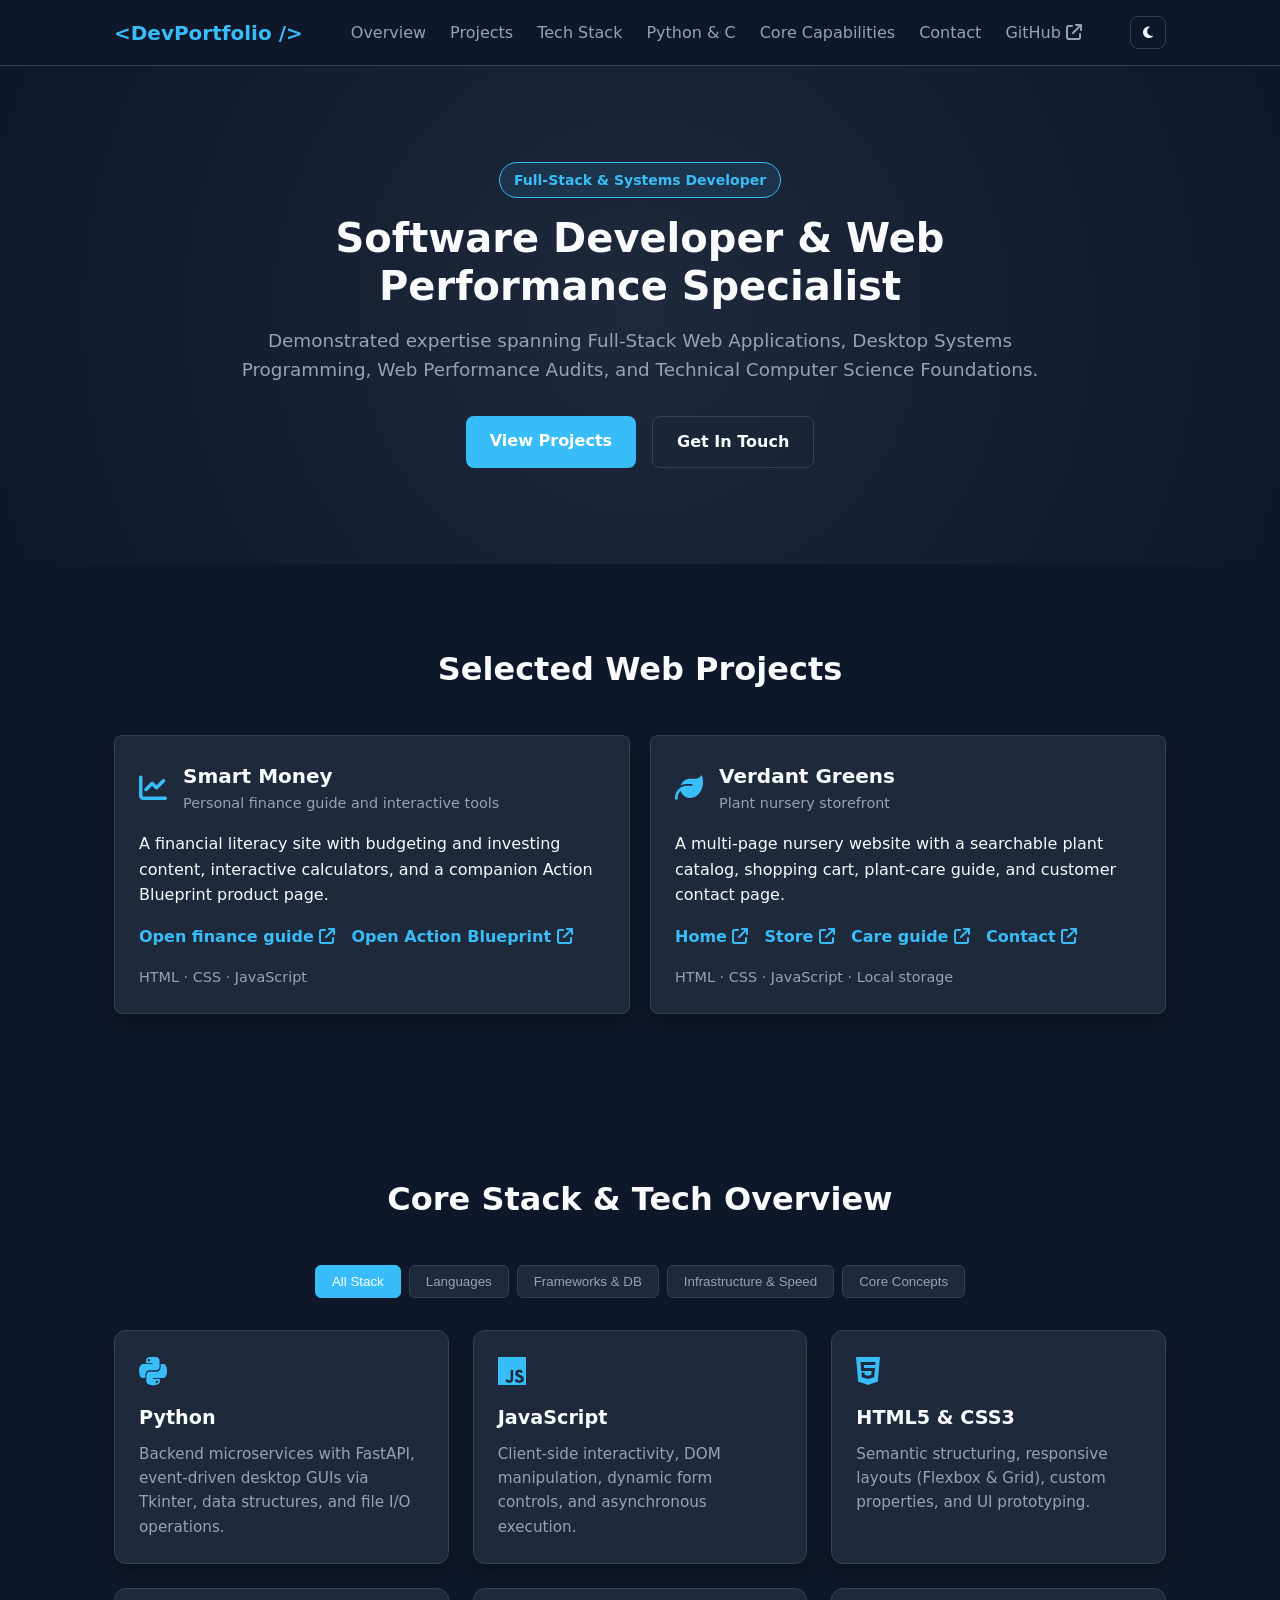
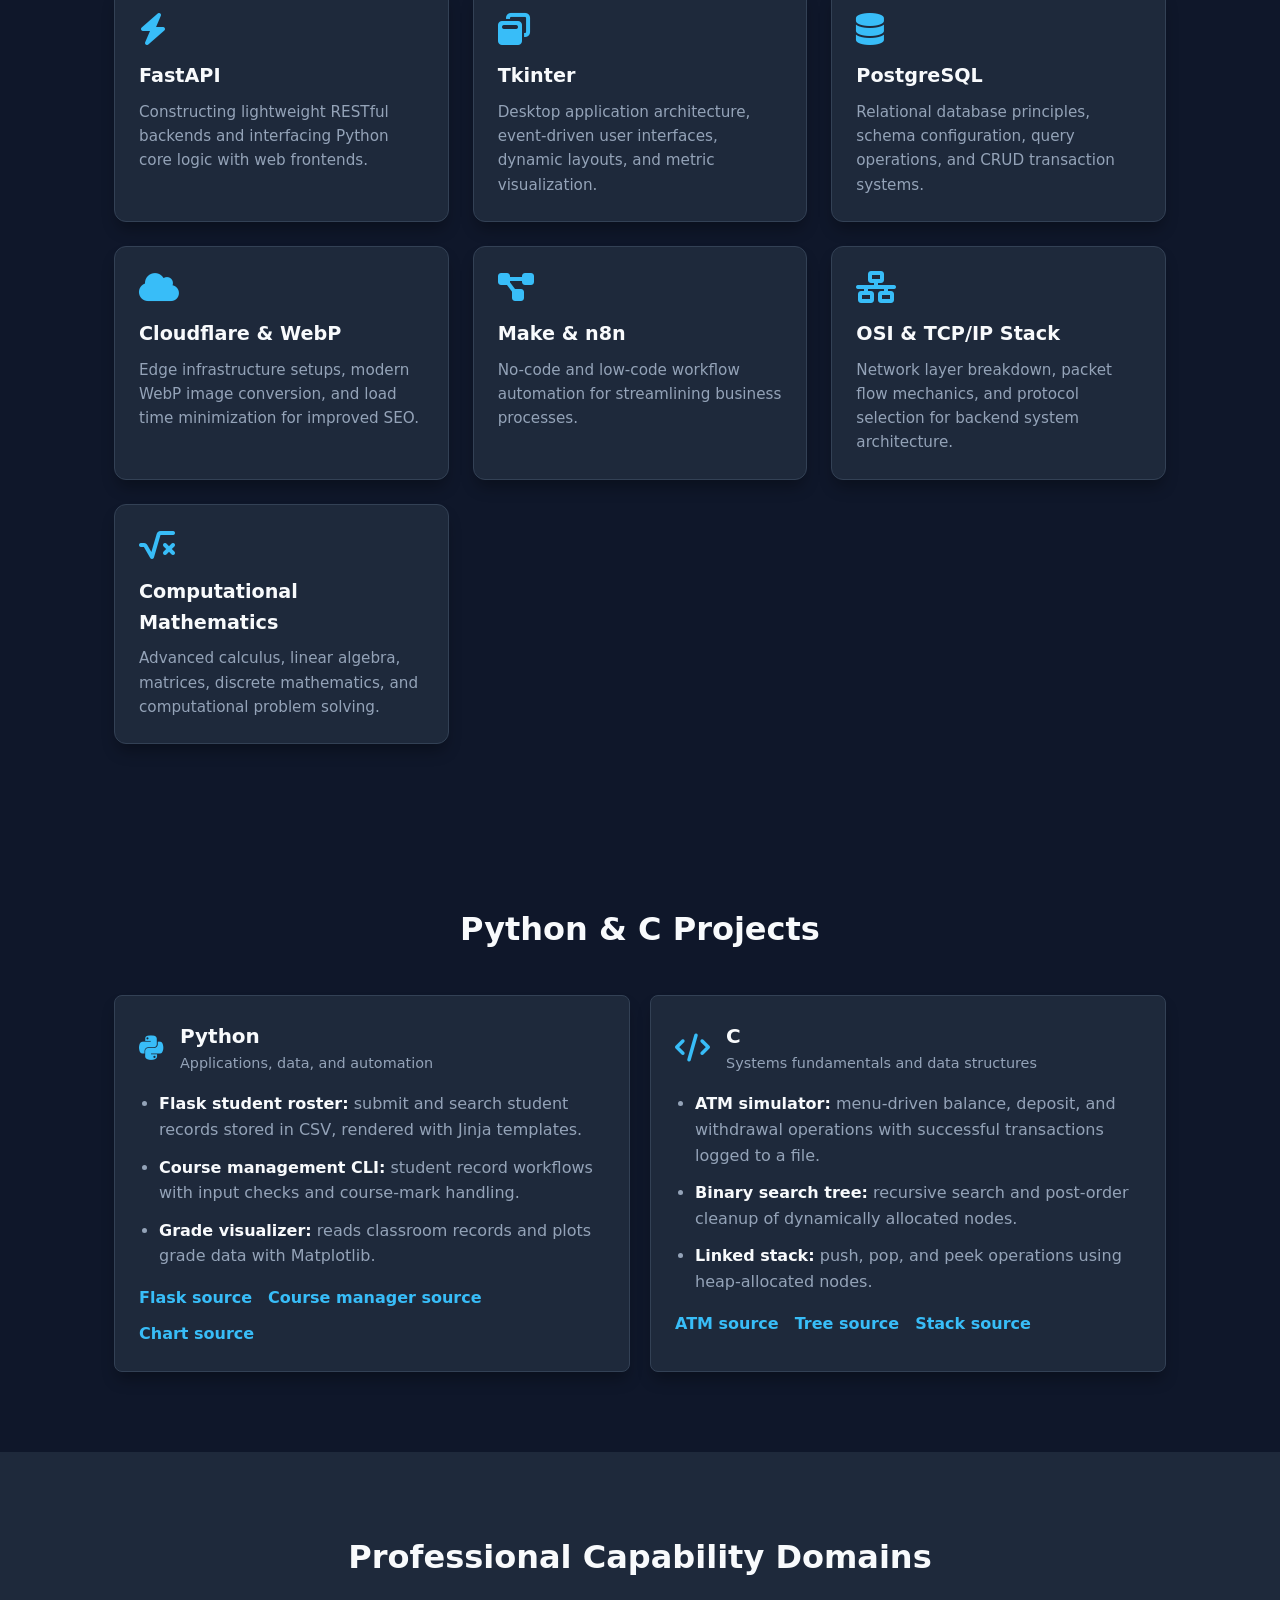
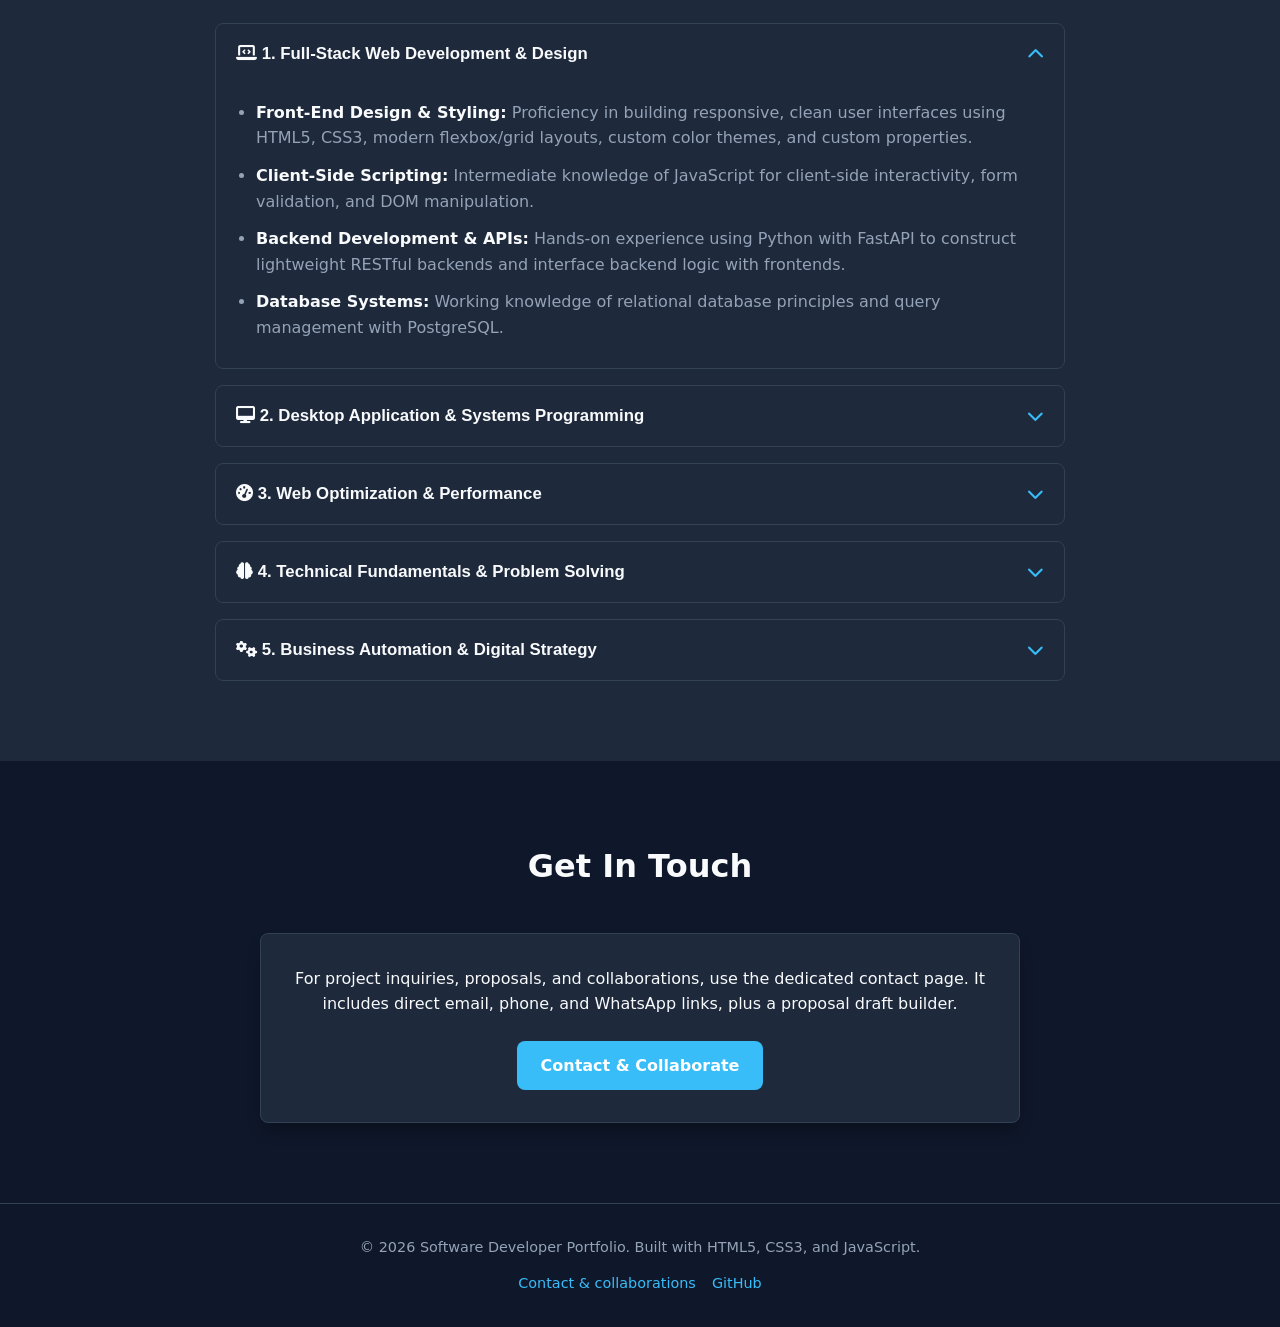
<file: index.html>
<!DOCTYPE html>
<html lang="en">
<head>
    <meta charset="UTF-8">
    <meta name="viewport" content="width=device-width, initial-scale=1.0">
    <title>Software Developer Portfolio</title>
    <meta name="description" content="Explore web, Python, and C projects by Nex-cmd-root, with a project walkthrough and collaboration contact details.">
    <meta name="theme-color" content="#0f172a">
    <link rel="stylesheet" href="styles.css">
    <link rel="preconnect" href="https://cdnjs.cloudflare.com" crossorigin>
    <link rel="preload" href="https://cdnjs.cloudflare.com/ajax/libs/font-awesome/6.4.0/css/all.min.css" as="style" onload="this.onload=null;this.rel='stylesheet'">
    <noscript><link rel="stylesheet" href="https://cdnjs.cloudflare.com/ajax/libs/font-awesome/6.4.0/css/all.min.css"></noscript>
</head>
<body>
    <a class="skip-link" href="#main-content">Skip to content</a>

    <!-- Sticky Navigation -->
    <header class="navbar">
        <div class="nav-container">
            <a href="#hero" class="nav-logo">&lt;DevPortfolio /&gt;</a>
            <nav aria-label="Primary navigation">
                <ul class="nav-links">
                    <li><a href="#hero">Overview</a></li>
                    <li><a href="#projects">Projects</a></li>
                    <li><a href="#skills">Tech Stack</a></li>
                    <li><a href="#code-work">Python &amp; C</a></li>
                    <li><a href="#domains">Core Capabilities</a></li>
                    <li><a href="#contact">Contact</a></li>
                    <li><a href="https://github.com/Nex-cmd-root" target="_blank" rel="noopener noreferrer">GitHub <i class="fa-solid fa-arrow-up-right-from-square" aria-hidden="true"></i></a></li>
                </ul>
            </nav>
            <button id="theme-toggle" class="btn-theme" aria-label="Toggle light/dark mode" title="Toggle light/dark mode" type="button">
                <i class="fa-solid fa-moon"></i>
            </button>
        </div>
    </header>

    <main id="main-content">
        <!-- Hero Section -->
        <section id="hero" class="hero-section">
            <div class="hero-content">
                <span class="badge">Full-Stack & Systems Developer</span>
                <h1>Software Developer & Web Performance Specialist</h1>
                <p class="hero-subtitle">
                    Demonstrated expertise spanning Full-Stack Web Applications, Desktop Systems Programming, Web Performance Audits, and Technical Computer Science Foundations.
                </p>
                <div class="hero-buttons">
                    <a href="#projects" class="btn btn-primary">View Projects</a>
                    <a href="#contact" class="btn btn-secondary">Get In Touch</a>
                </div>
            </div>
        </section>

        <section id="projects" class="section">
            <div class="container">
                <h2 class="section-title">Selected Web Projects</h2>

                <div class="project-grid">
                    <article class="project-card">
                        <div class="project-heading">
                            <i class="fa-solid fa-chart-line project-icon" aria-hidden="true"></i>
                            <div>
                                <h3>Smart Money</h3>
                                <p class="project-type">Personal finance guide and interactive tools</p>
                            </div>
                        </div>
                        <p>A financial literacy site with budgeting and investing content, interactive calculators, and a companion Action Blueprint product page.</p>
                        <div class="project-links">
                            <a href="Web%20Projects/Smart%20Money/Landing%20Page/index.html">Open finance guide <i class="fa-solid fa-arrow-up-right-from-square" aria-hidden="true"></i></a>
                            <a href="Web%20Projects/Smart%20Money/Landing%20Page/Product%20Page/action.html">Open Action Blueprint <i class="fa-solid fa-arrow-up-right-from-square" aria-hidden="true"></i></a>
                        </div>
                        <p class="project-tech">HTML · CSS · JavaScript</p>
                    </article>

                    <article class="project-card">
                        <div class="project-heading">
                            <i class="fa-solid fa-leaf project-icon" aria-hidden="true"></i>
                            <div>
                                <h3>Verdant Greens</h3>
                                <p class="project-type">Plant nursery storefront</p>
                            </div>
                        </div>
                        <p>A multi-page nursery website with a searchable plant catalog, shopping cart, plant-care guide, and customer contact page.</p>
                        <div class="project-links">
                            <a href="Web%20Projects/Verdant%20greens/Index.html">Home <i class="fa-solid fa-arrow-up-right-from-square" aria-hidden="true"></i></a>
                            <a href="Web%20Projects/Verdant%20greens/shop.html">Store <i class="fa-solid fa-arrow-up-right-from-square" aria-hidden="true"></i></a>
                            <a href="Web%20Projects/Verdant%20greens/care-guide.html">Care guide <i class="fa-solid fa-arrow-up-right-from-square" aria-hidden="true"></i></a>
                            <a href="Web%20Projects/Verdant%20greens/contact.html">Contact <i class="fa-solid fa-arrow-up-right-from-square" aria-hidden="true"></i></a>
                        </div>
                        <p class="project-tech">HTML · CSS · JavaScript · Local storage</p>
                    </article>
                </div>
            </div>
        </section>

        <!-- Core Stack Filterable Overview -->
        <section id="skills" class="section">
            <div class="container">
                <h2 class="section-title">Core Stack & Tech Overview</h2>
                <div class="filter-controls">
                    <button class="filter-btn active" data-filter="all" aria-pressed="true">All Stack</button>
                    <button class="filter-btn" data-filter="languages" aria-pressed="false">Languages</button>
                    <button class="filter-btn" data-filter="frameworks" aria-pressed="false">Frameworks & DB</button>
                    <button class="filter-btn" data-filter="tools" aria-pressed="false">Infrastructure & Speed</button>
                    <button class="filter-btn" data-filter="concepts" aria-pressed="false">Core Concepts</button>
                </div>

                <div class="skills-grid" id="skills-container">
                    <!-- Languages -->
                    <div class="skill-card" data-category="languages">
                        <i class="fa-brands fa-python skill-icon"></i>
                        <h3>Python</h3>
                        <p>Backend microservices with FastAPI, event-driven desktop GUIs via Tkinter, data structures, and file I/O operations.</p>
                    </div>
                    <div class="skill-card" data-category="languages">
                        <i class="fa-brands fa-js skill-icon"></i>
                        <h3>JavaScript</h3>
                        <p>Client-side interactivity, DOM manipulation, dynamic form controls, and asynchronous execution.</p>
                    </div>
                    <div class="skill-card" data-category="languages">
                        <i class="fa-brands fa-html5 skill-icon"></i>
                        <h3>HTML5 & CSS3</h3>
                        <p>Semantic structuring, responsive layouts (Flexbox & Grid), custom properties, and UI prototyping.</p>
                    </div>

                    <!-- Frameworks & Databases -->
                    <div class="skill-card" data-category="frameworks">
                        <i class="fa-solid fa-bolt skill-icon"></i>
                        <h3>FastAPI</h3>
                        <p>Constructing lightweight RESTful backends and interfacing Python core logic with web frontends.</p>
                    </div>
                    <div class="skill-card" data-category="frameworks">
                        <i class="fa-solid fa-window-restore skill-icon"></i>
                        <h3>Tkinter</h3>
                        <p>Desktop application architecture, event-driven user interfaces, dynamic layouts, and metric visualization.</p>
                    </div>
                    <div class="skill-card" data-category="frameworks">
                        <i class="fa-solid fa-database skill-icon"></i>
                        <h3>PostgreSQL</h3>
                        <p>Relational database principles, schema configuration, query operations, and CRUD transaction systems.</p>
                    </div>

                    <!-- Infrastructure & Speed -->
                    <div class="skill-card" data-category="tools">
                        <i class="fa-solid fa-cloud skill-icon"></i>
                        <h3>Cloudflare & WebP</h3>
                        <p>Edge infrastructure setups, modern WebP image conversion, and load time minimization for improved SEO.</p>
                    </div>
                    <div class="skill-card" data-category="tools">
                        <i class="fa-solid fa-diagram-project skill-icon"></i>
                        <h3>Make & n8n</h3>
                        <p>No-code and low-code workflow automation for streamlining business processes.</p>
                    </div>

                    <!-- Concepts -->
                    <div class="skill-card" data-category="concepts">
                        <i class="fa-solid fa-network-wired skill-icon"></i>
                        <h3>OSI & TCP/IP Stack</h3>
                        <p>Network layer breakdown, packet flow mechanics, and protocol selection for backend system architecture.</p>
                    </div>
                    <div class="skill-card" data-category="concepts">
                        <i class="fa-solid fa-square-root-variable skill-icon"></i>
                        <h3>Computational Mathematics</h3>
                        <p>Advanced calculus, linear algebra, matrices, discrete mathematics, and computational problem solving.</p>
                    </div>
                </div>
            </div>
        </section>

        <section id="code-work" class="section">
            <div class="container">
                <h2 class="section-title">Python &amp; C Projects</h2>
                <div class="project-grid code-project-grid">
                    <article class="project-card">
                        <div class="project-heading">
                            <i class="fa-brands fa-python project-icon" aria-hidden="true"></i>
                            <div>
                                <h3>Python</h3>
                                <p class="project-type">Applications, data, and automation</p>
                            </div>
                        </div>
                        <ul class="project-list">
                            <li><strong>Flask student roster:</strong> submit and search student records stored in CSV, rendered with Jinja templates.</li>
                            <li><strong>Course management CLI:</strong> student record workflows with input checks and course-mark handling.</li>
                            <li><strong>Grade visualizer:</strong> reads classroom records and plots grade data with Matplotlib.</li>
                        </ul>
                        <div class="project-links">
                            <a href="Python%20and%20C/python/flask%20with%20jinja/app_3.py">Flask source</a>
                            <a href="Python%20and%20C/python/student_management_system.py">Course manager source</a>
                            <a href="Python%20and%20C/python/Visual_chart.py">Chart source</a>
                        </div>
                    </article>

                    <article class="project-card">
                        <div class="project-heading">
                            <i class="fa-solid fa-code project-icon" aria-hidden="true"></i>
                            <div>
                                <h3>C</h3>
                                <p class="project-type">Systems fundamentals and data structures</p>
                            </div>
                        </div>
                        <ul class="project-list">
                            <li><strong>ATM simulator:</strong> menu-driven balance, deposit, and withdrawal operations with successful transactions logged to a file.</li>
                            <li><strong>Binary search tree:</strong> recursive search and post-order cleanup of dynamically allocated nodes.</li>
                            <li><strong>Linked stack:</strong> push, pop, and peek operations using heap-allocated nodes.</li>
                        </ul>
                        <div class="project-links">
                            <a href="Python%20and%20C/c/ATM_sim_final.c">ATM source</a>
                            <a href="Python%20and%20C/c/bst.c">Tree source</a>
                            <a href="Python%20and%20C/c/stack.c">Stack source</a>
                        </div>
                    </article>
                </div>
            </div>
        </section>

        <!-- Expandable Professional Capabilities -->
        <section id="domains" class="section bg-alt">
            <div class="container">
                <h2 class="section-title">Professional Capability Domains</h2>
                <div class="accordion">
                    
                    <div class="accordion-item">
                            <button class="accordion-header">
                            <span><i class="fa-solid fa-laptop-code"></i> 1. Full-Stack Web Development & Design</span>
                            <i class="fa-solid fa-chevron-down accordion-icon"></i>
                        </button>
                        <div class="accordion-content">
                            <ul>
                                <li><strong>Front-End Design & Styling:</strong> Proficiency in building responsive, clean user interfaces using HTML5, CSS3, modern flexbox/grid layouts, custom color themes, and custom properties.</li>
                                <li><strong>Client-Side Scripting:</strong> Intermediate knowledge of JavaScript for client-side interactivity, form validation, and DOM manipulation.</li>
                                <li><strong>Backend Development & APIs:</strong> Hands-on experience using Python with FastAPI to construct lightweight RESTful backends and interface backend logic with frontends.</li>
                                <li><strong>Database Systems:</strong> Working knowledge of relational database principles and query management with PostgreSQL.</li>
                            </ul>
                        </div>
                    </div>

                    <div class="accordion-item">
                        <button class="accordion-header">
                            <span><i class="fa-solid fa-desktop"></i> 2. Desktop Application & Systems Programming</span>
                            <i class="fa-solid fa-chevron-down accordion-icon"></i>
                        </button>
                        <div class="accordion-content">
                            <ul>
                                <li><strong>GUI Development:</strong> Experience building desktop applications in Python using Tkinter to construct event-driven user interfaces and dynamic layout visualizations.</li>
                                <li><strong>Core Logic & Data Handling:</strong> Writing modular Python code utilizing data structures (lists, dictionaries), control flow, and persistent file I/O operations.</li>
                                <li><strong>Environment & Tooling:</strong> Conversant with terminal/CLI navigation, CPython execution models, and memory/RAM considerations for performance optimization.</li>
                            </ul>
                        </div>
                    </div>

                    <div class="accordion-item">
                        <button class="accordion-header">
                            <span><i class="fa-solid fa-gauge-high"></i> 3. Web Optimization & Performance</span>
                            <i class="fa-solid fa-chevron-down accordion-icon"></i>
                        </button>
                        <div class="accordion-content">
                            <ul>
                                <li><strong>Site Speed Auditing:</strong> Knowledge of conducting web performance speed audits, assessing loading bottlenecks, and analyzing resource delivery.</li>
                                <li><strong>Asset Optimization:</strong> Modern asset optimization strategies including WebP conversion and Cloudflare edge infrastructure setup.</li>
                            </ul>
                        </div>
                    </div>

                    <div class="accordion-item">
                        <button class="accordion-header">
                            <span><i class="fa-solid fa-brain"></i> 4. Technical Fundamentals & Problem Solving</span>
                            <i class="fa-solid fa-chevron-down accordion-icon"></i>
                        </button>
                        <div class="accordion-content">
                            <ul>
                                <li><strong>Computational Mathematics:</strong> Advanced calculus, linear algebra, matrices, discrete mathematics, and computational problem solving.</li>
                                <li><strong>Networking Concepts:</strong> In-depth understanding of the OSI model, TCP/IP stack, packet flows, and transport layer protocol selections.</li>
                            </ul>
                        </div>
                    </div>

                    <div class="accordion-item">
                        <button class="accordion-header">
                            <span><i class="fa-solid fa-gears"></i> 5. Business Automation & Digital Strategy</span>
                            <i class="fa-solid fa-chevron-down accordion-icon"></i>
                        </button>
                        <div class="accordion-content">
                            <ul>
                                <li><strong>Workflow Automation:</strong> Setup and exploration of low-code tools like Make and n8n to automate repetitive operational workflows.</li>
                                <li><strong>Technical Writing & Research:</strong> Ability to synthesize complex technical subjects into structured documentation and APA 7th academic standards.</li>
                            </ul>
                        </div>
                    </div>

                </div>
            </div>
        </section>

        <section id="contact" class="section">
            <div class="container">
                <h2 class="section-title">Get In Touch</h2>
                <div class="contact-panel">
                    <p>For project inquiries, proposals, and collaborations, use the dedicated contact page. It includes direct email, phone, and WhatsApp links, plus a proposal draft builder.</p>
                    <div class="contact-actions">
                        <a href="contact.html" class="btn btn-primary">Contact &amp; Collaborate</a>
                    </div>
                </div>
            </div>
        </section>
    </main>

    <footer>
        <div class="container footer-content">
            <p>&copy; 2026 Software Developer Portfolio. Built with HTML5, CSS3, and JavaScript.</p>
            <div class="footer-links">
                <a href="contact.html">Contact &amp; collaborations</a>
                <a href="https://github.com/Nex-cmd-root" target="_blank" rel="noopener noreferrer">GitHub</a>
            </div>
        </div>
    </footer>

    <script src="script.js"></script>
</body>
</html>
</file>
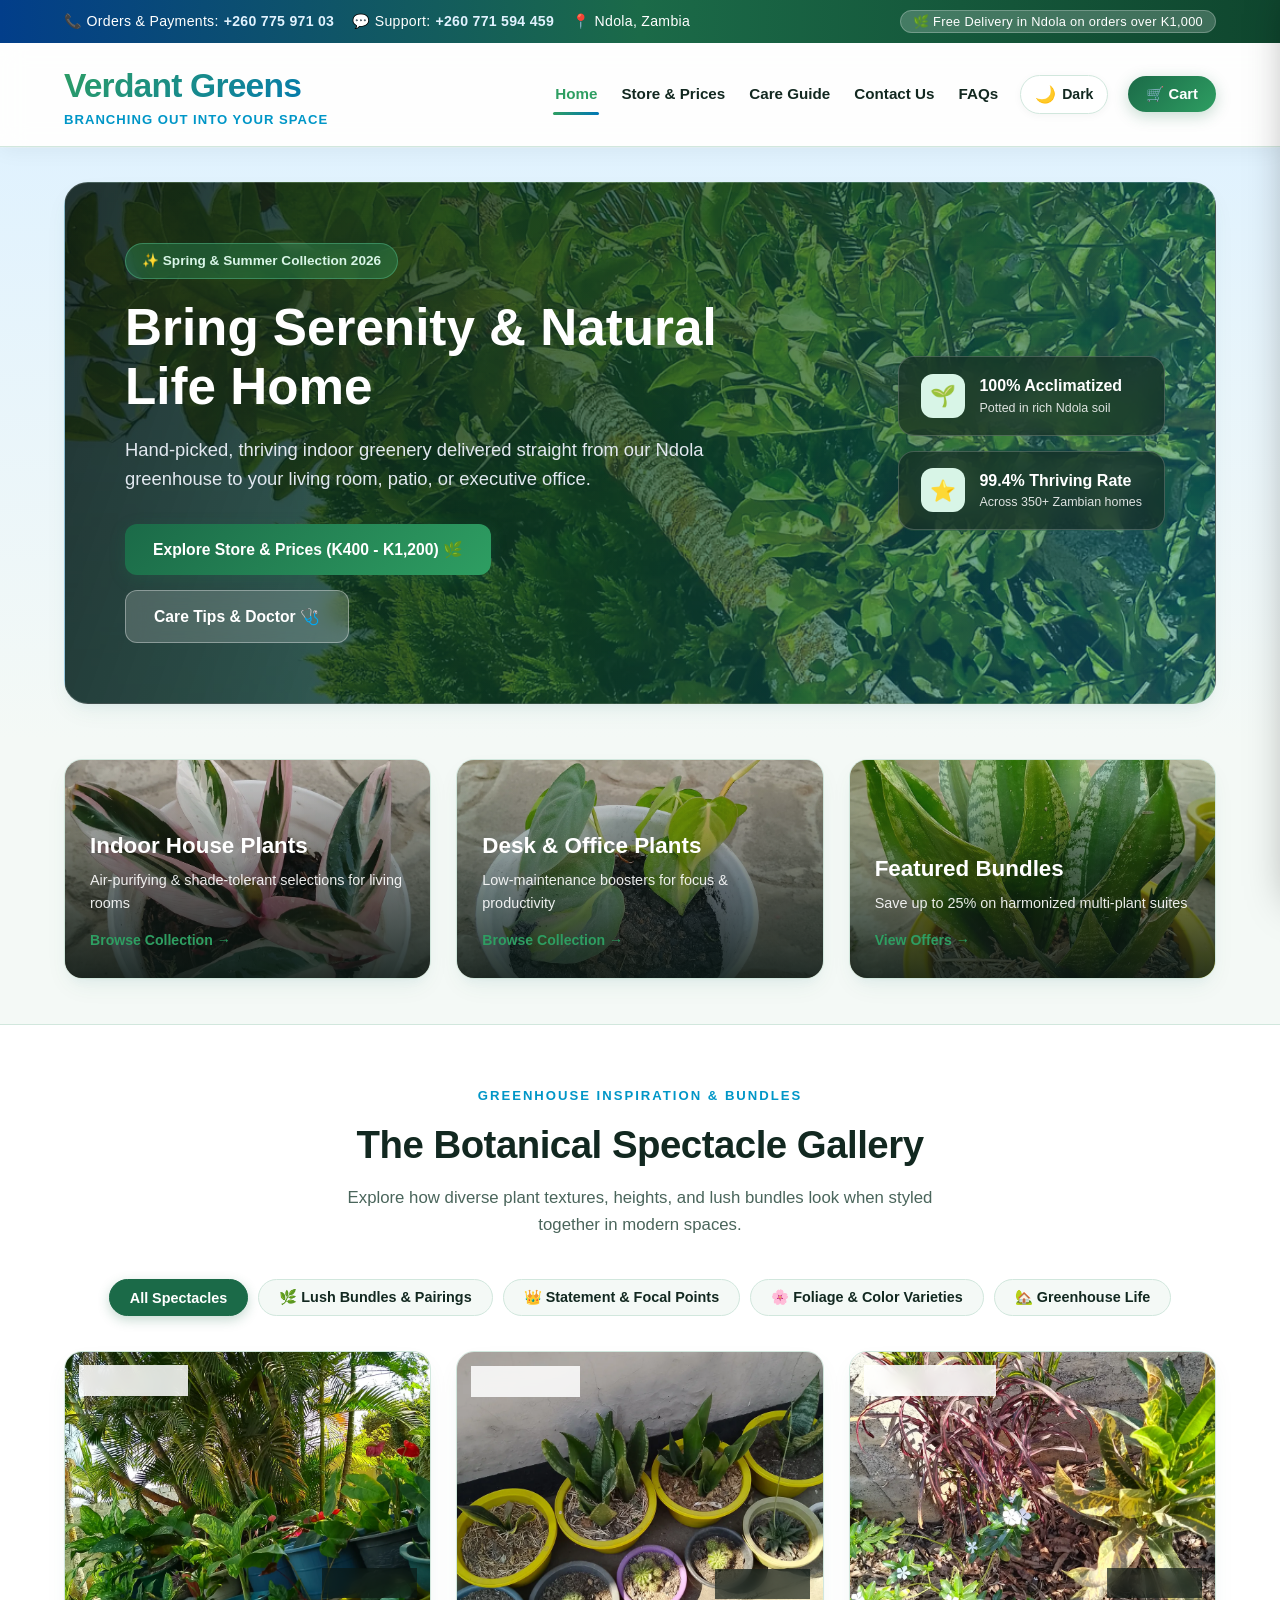
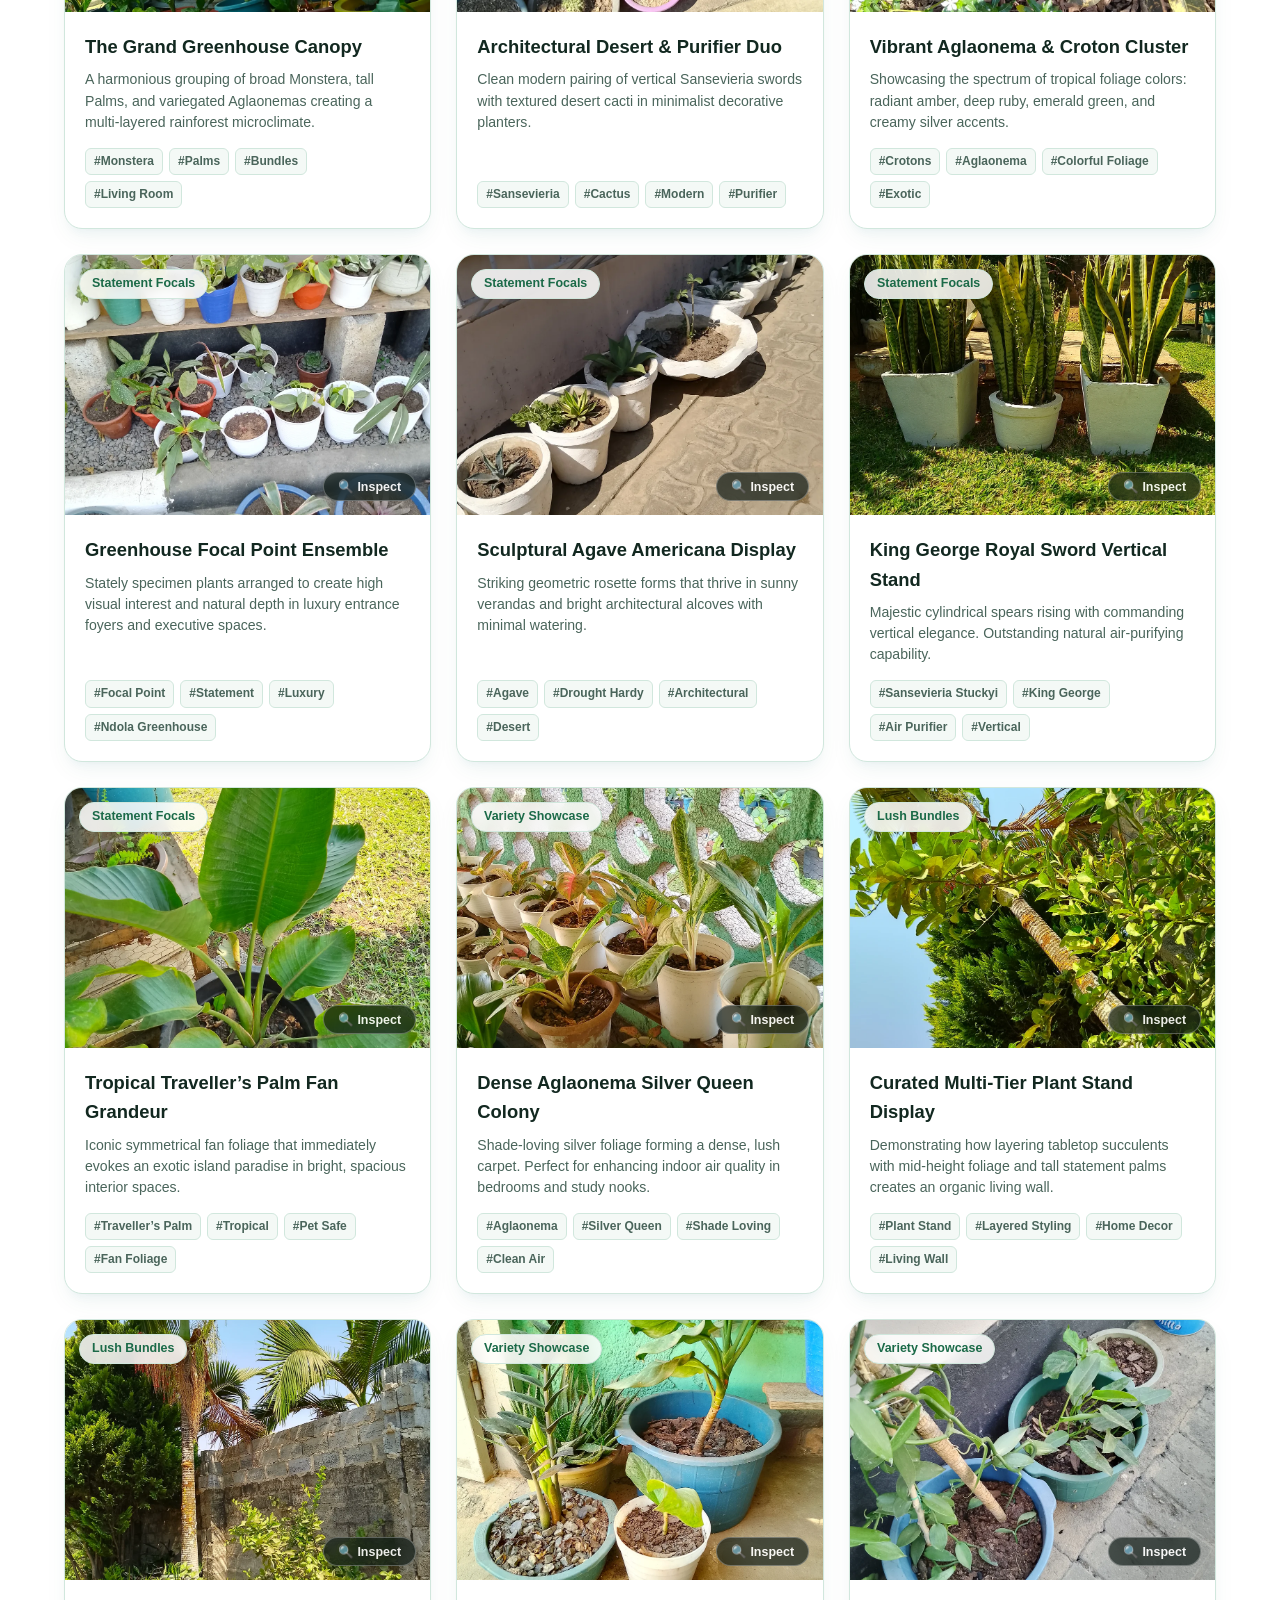
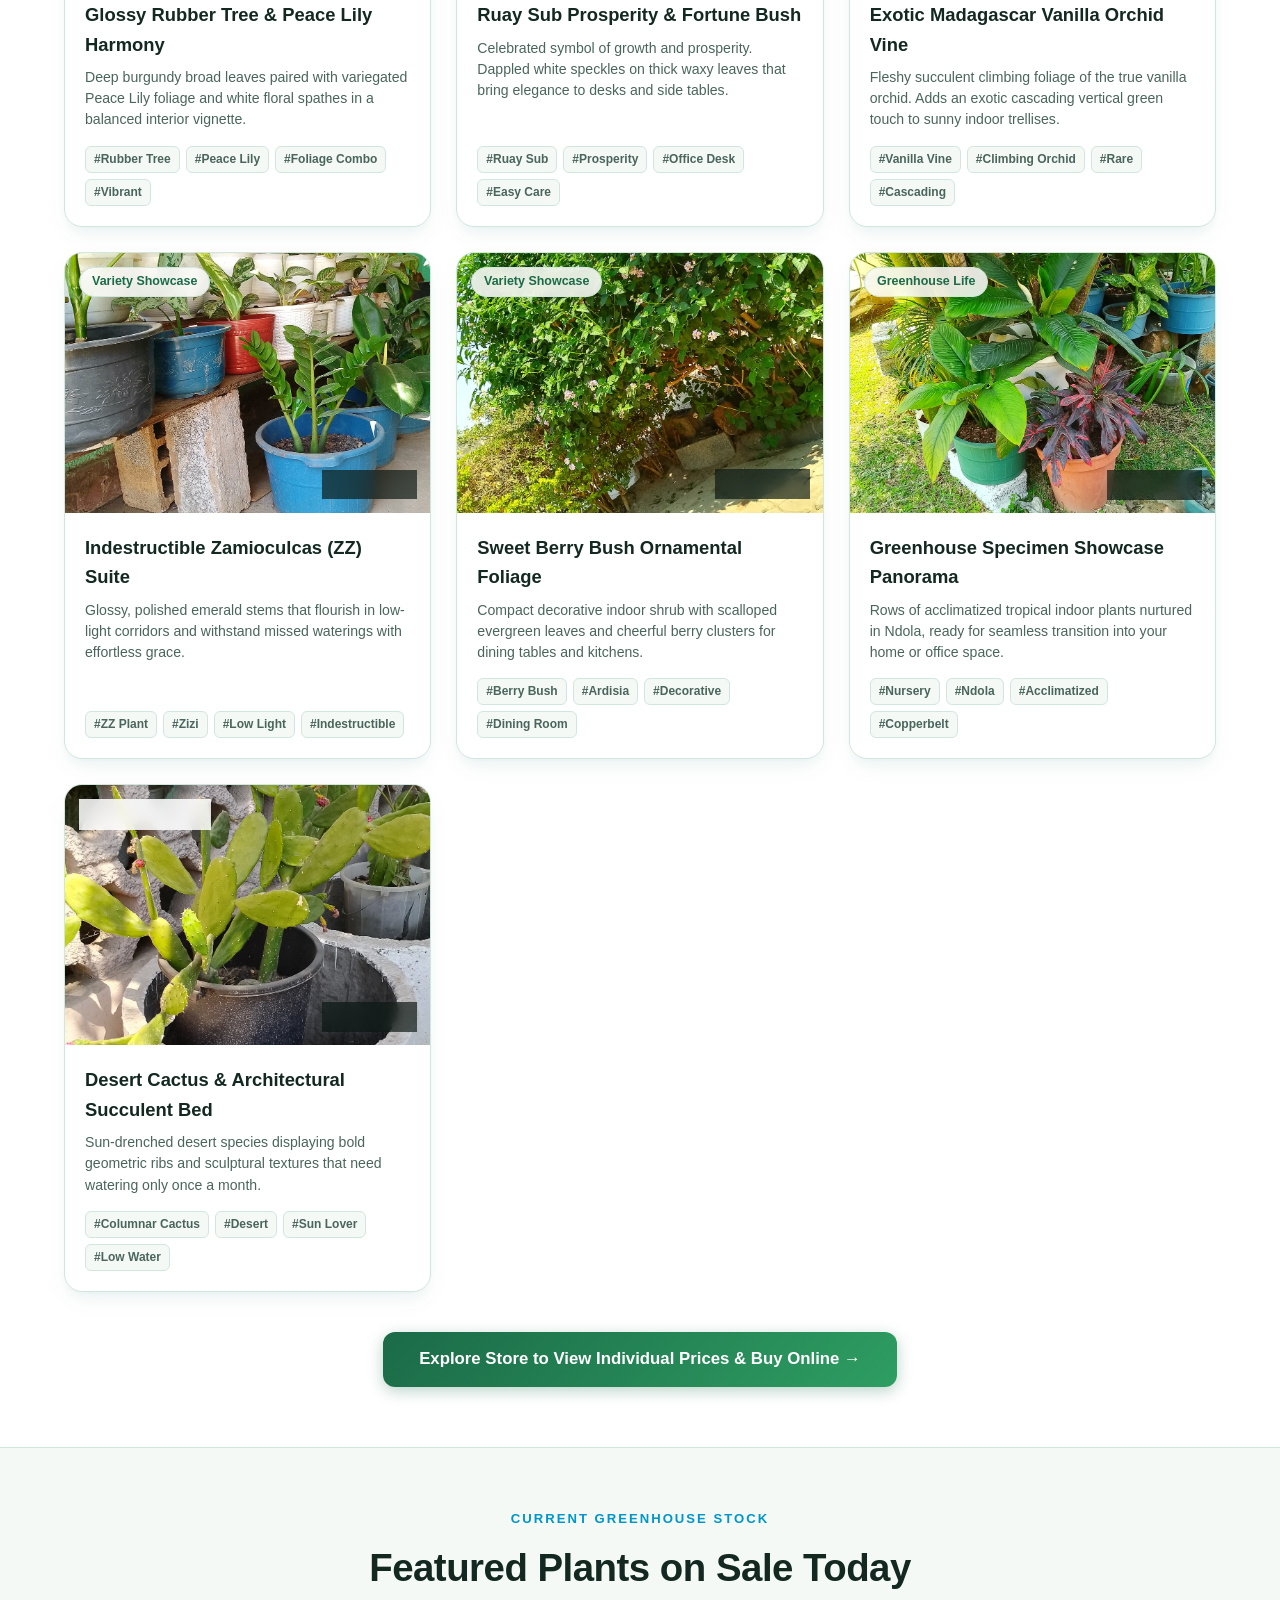
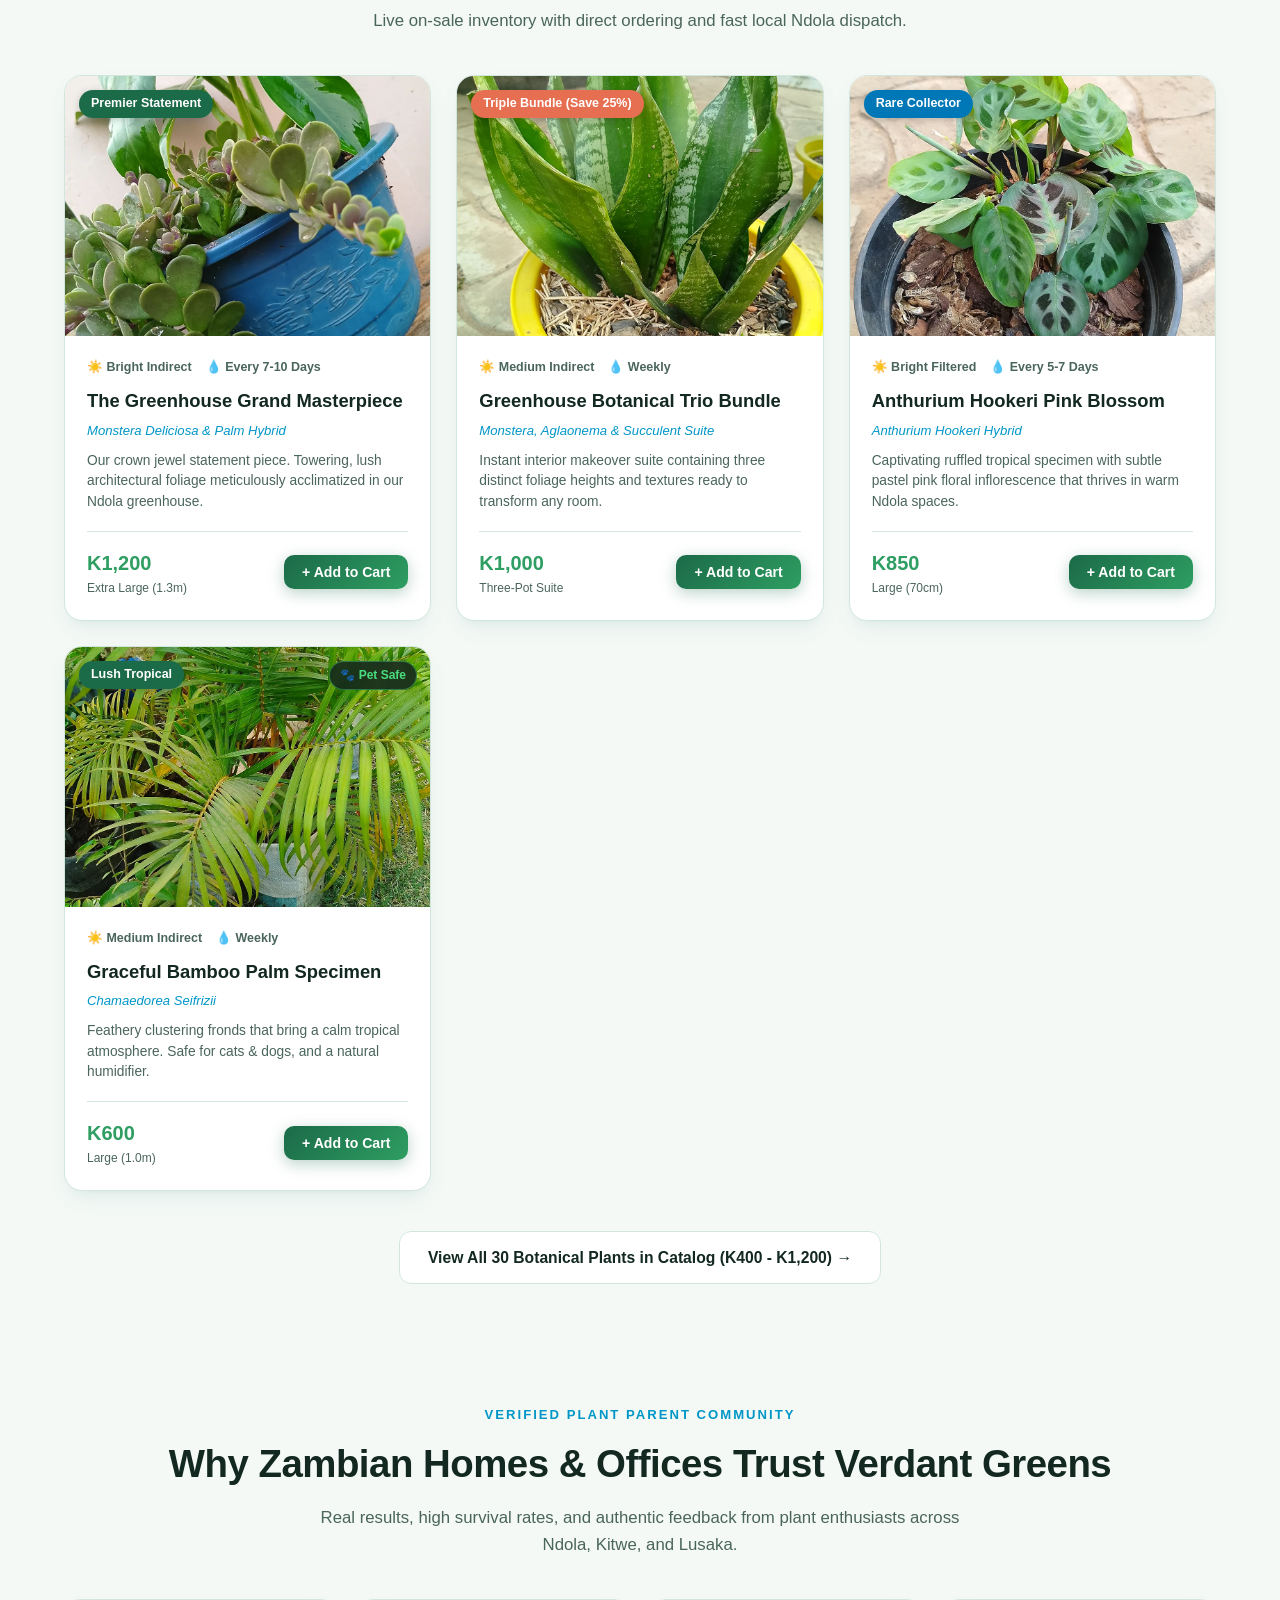
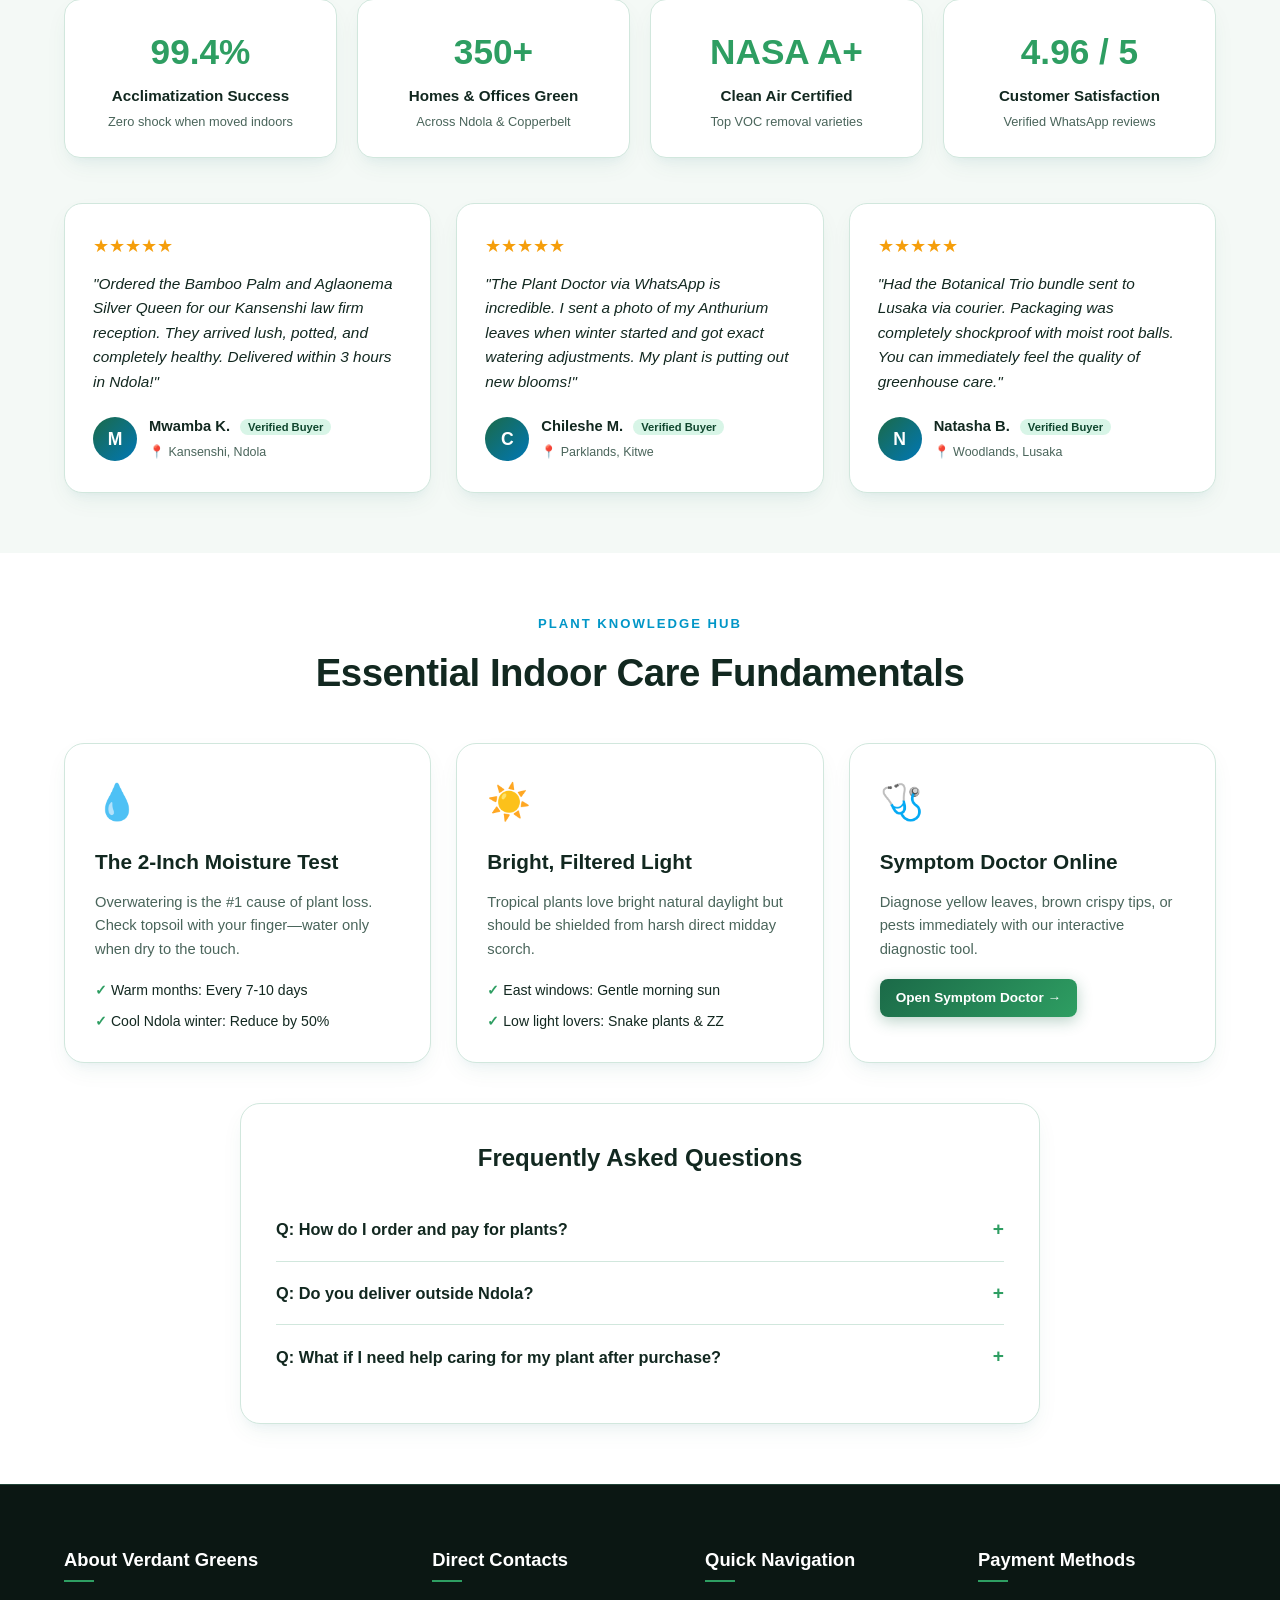
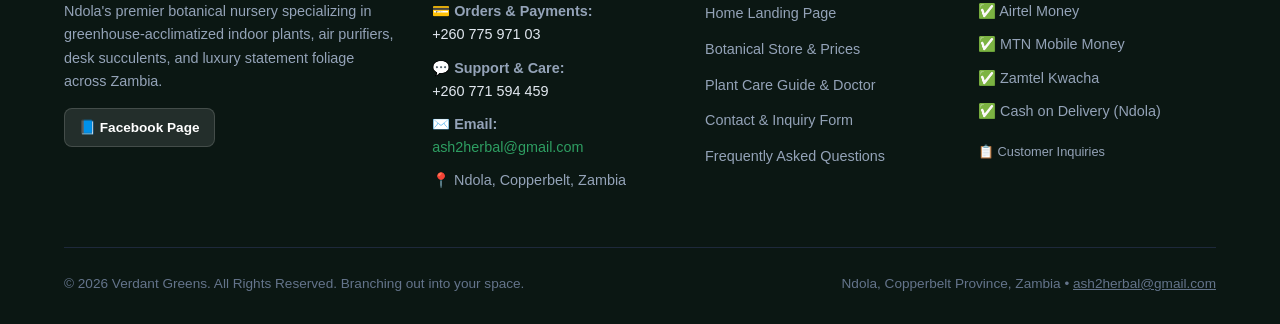
<file: Web Projects/Verdant greens/Index.html>
<!DOCTYPE html>
<html lang="en">
<head>
    <meta charset="UTF-8">
    <meta name="viewport" content="width=device-width, initial-scale=1.0">
    <title>Verdant Greens | Premium Indoor Plants & Botanical Nursery Ndola, Zambia</title>
    
    <!-- Meta Description for Local Zambian SEO -->
    <meta name="description" content="Discover thriving indoor houseplants, desk greenery, succulents, and statement botanical foliage in Ndola, Zambia. Fast delivery across Copperbelt and Zambia, expert plant care guidance, and acclimatized varieties.">
    <meta name="keywords" content="indoor plants Ndola, houseplants Zambia, buy plants Copperbelt, plant nursery Ndola, office plants Zambia, succulents Ndola, monstera Zambia, plant delivery Lusaka, gardening Zambia, Verdant Greens">
    <meta name="author" content="Verdant Greens">
    <meta name="geo.region" content="ZM-02">
    <meta name="geo.placename" content="Ndola">
    
    <!-- Open Graph / Social Sharing Meta -->
    <meta property="og:type" content="website">
    <meta property="og:locale" content="en_ZM">
    <meta property="og:site_name" content="Verdant Greens Zambia">
    <meta property="og:title" content="Verdant Greens | Thriving Indoor Plants & Botanical Nursery Ndola">
    <meta property="og:description" content="Hand-picked, greenhouse-acclimatized indoor plants delivered across Ndola and Zambia. Browse varieties, curated bundles, and plant care doctor.">
    <meta property="og:image" content="images/spectacles/spectacle-main-attraction.webp">
    <meta property="og:url" content="https://verdantgreens.com/">
    
    <!-- Twitter Card -->
    <meta name="twitter:card" content="summary_large_image">
    <meta name="twitter:title" content="Verdant Greens Zambia | Indoor Plants & Botanical Nursery">
    <meta name="twitter:description" content="Explore lush indoor plants and statement botanical foliage acclimatized in Ndola, Zambia.">
    <meta name="twitter:image" content="images/spectacles/spectacle-main-attraction.webp">

    <!-- Schema.org JSON-LD Structured Data for Local Search -->
    <script type="application/ld+json">
    {
      "@context": "https://schema.org",
      "@type": "Florist",
      "name": "Verdant Greens",
      "image": "images/spectacles/spectacle-main-attraction.webp",
      "description": "Greenhouse nursery providing acclimatized indoor plants, desk greenery, statement foliage, and plant doctor guidance in Ndola, Zambia.",
      "telephone": "+26077597103",
      "email": "ash2herbal@gmail.com",
      "address": {
        "@type": "PostalAddress",
        "addressLocality": "Ndola",
        "addressRegion": "Copperbelt",
        "addressCountry": "ZM"
      },
      "geo": {
        "@type": "GeoCoordinates",
        "latitude": -12.9906,
        "longitude": 28.6498
      },
      "priceRange": "K400 - K1,200",
      "paymentAccepted": "Airtel Money, MTN Mobile Money, Zamtel Kwacha, Cash on Delivery",
      "currenciesAccepted": "ZMW",
      "openingHours": "Mo-Sa 08:00-18:00",
      "sameAs": [
        "https://web.facebook.com/profile.php?id=61593869917364"
      ]
    }
    </script>
    
    <!-- Main Stylesheet -->
    <link rel="stylesheet" href="style.css">
    
    <!-- Immediate Theme Application to Prevent Flash -->
    <script src="theme.js"></script>

    <!-- Deferred JavaScript Controllers -->
    <script src="products.js" defer></script>
    <script src="spectacles.js" defer></script>
    <script src="cart.js" defer></script>
    <script src="contact.js" defer></script>
    <script src="script.js" defer></script>
</head>
<body>

    <!-- TOP ANNOUNCEMENT BAR -->
    <div class="top-bar">
        <div class="top-bar-info">
            <span>📞 Orders & Payments: <strong>+260 775 971 03</strong></span>
            <span>💬 Support: <strong>+260 771 594 459</strong></span>
            <span>📍 Ndola, Zambia</span>
        </div>
        <div>
            <span class="top-bar-badge">🌿 Free Delivery in Ndola on orders over K1,000</span>
        </div>
    </div>

    <!-- MAIN NAVIGATION HEADER -->
    <header class="main-header">
        <div class="brand-container">
            <a href="Index.html" class="brand-logo">Verdant Greens</a>
            <span class="brand-motto">Branching out into your space</span>
        </div>
        
        <!-- Navigation Links -->
        <nav class="main-nav">
            <a href="Index.html" class="nav-active">Home</a>
            <a href="shop.html">Store & Prices</a>
            <a href="care-guide.html">Care Guide</a>
            <a href="contact.html">Contact Us</a>
            <a href="#faq">FAQs</a>

            <!-- Theme Toggle Button -->
            <button class="theme-toggle-btn" aria-label="Toggle Dark Theme" title="Toggle Light / Dark Theme">
                <span class="theme-icon">🌙</span>
                <span class="theme-text">Dark</span>
            </button>

            <!-- Cart Navigation Trigger -->
            <button class="nav-cart-btn cart-trigger" aria-label="View Shopping Cart">
                <span>🛒 Cart</span>
                <span class="cart-count-badge" style="display: none;">0</span>
            </button>
        </nav>
    </header>

    <!-- HERO SECTION -->
    <div class="hero-container">
        <section class="hero">
            <div class="hero-content">
                <span class="hero-tag">✨ Spring & Summer Collection 2026</span>
                <h1>Bring Serenity & Natural Life Home</h1>
                <p>Hand-picked, thriving indoor greenery delivered straight from our Ndola greenhouse to your living room, patio, or executive office.</p>
                <div class="hero-buttons">
                    <a href="shop.html" class="btn">Explore Store & Prices (K400 - K1,200) 🌿</a>
                    <a href="care-guide.html" class="btn btn-secondary">Care Tips & Doctor 🩺</a>
                </div>
            </div>

            <!-- Floating Visual Stat Cards -->
            <div class="hero-stats">
                <div class="stat-card">
                    <div class="stat-icon">🌱</div>
                    <div>
                        <strong>100% Acclimatized</strong>
                        <div style="font-size: 0.78rem; opacity: 0.85;">Potted in rich Ndola soil</div>
                    </div>
                </div>
                <div class="stat-card">
                    <div class="stat-icon">⭐</div>
                    <div>
                        <strong>99.4% Thriving Rate</strong>
                        <div style="font-size: 0.78rem; opacity: 0.85;">Across 350+ Zambian homes</div>
                    </div>
                </div>
            </div>
        </section>
    </div>

    <!-- PROMO CATEGORY CARDS -->
    <section class="promo-grid">
        <a href="shop.html?category=indoor" class="promo-card">
            <img src="images/products/monstera-deliciosa-swiss-cheese-k950.webp" alt="Indoor House Plants" loading="lazy">
            <div class="promo-card-overlay"></div>
            <div class="promo-card-content">
                <h3>Indoor House Plants</h3>
                <p>Air-purifying & shade-tolerant selections for living rooms</p>
                <span class="promo-link">Browse Collection →</span>
            </div>
        </a>
        <a href="shop.html?category=office" class="promo-card">
            <img src="images/products/zamioculcas-zizi-emerald-k850.webp" alt="Desk and Office Plants" loading="lazy">
            <div class="promo-card-overlay"></div>
            <div class="promo-card-content">
                <h3>Desk & Office Plants</h3>
                <p>Low-maintenance boosters for focus & productivity</p>
                <span class="promo-link">Browse Collection →</span>
            </div>
        </a>
        <a href="shop.html?category=bundle" class="promo-card">
            <img src="images/products/greenhouse-grand-trio-bundle-k1000.webp" alt="Special Bundles" loading="lazy">
            <div class="promo-card-overlay"></div>
            <div class="promo-card-content">
                <h3>Featured Bundles</h3>
                <p>Save up to 25% on harmonized multi-plant suites</p>
                <span class="promo-link">View Offers →</span>
            </div>
        </a>
    </section>

    <!-- SECTION 1: HOME PAGE SPECTACLES & BOTANICAL VARIETY SHOWCASE (NO PRICES - PURE INSPIRATION) -->
    <section class="spectacles-section">
        <div class="section-header">
            <span class="section-subtitle">Greenhouse Inspiration & Bundles</span>
            <h2 class="section-title">The Botanical Spectacle Gallery</h2>
            <p class="section-intro">Explore how diverse plant textures, heights, and lush bundles look when styled together in modern spaces.</p>
        </div>

        <!-- Filter Pills for Spectacles -->
        <div class="spectacle-filters-bar">
            <button class="spectacle-pill active" data-filter="all">All Spectacles</button>
            <button class="spectacle-pill" data-filter="bundles">🌿 Lush Bundles & Pairings</button>
            <button class="spectacle-pill" data-filter="focal">👑 Statement & Focal Points</button>
            <button class="spectacle-pill" data-filter="varieties">🌸 Foliage & Color Varieties</button>
            <button class="spectacle-pill" data-filter="greenhouse">🏡 Greenhouse Life</button>
        </div>

        <!-- Dynamic Spectacles Grid -->
        <div id="vg-spectacle-grid" class="spectacle-grid">
            <!-- Rendered dynamically via script.js using spectacles.js -->
        </div>

        <div style="text-align: center; margin-top: 40px;">
            <a href="shop.html" class="btn" style="padding: 14px 36px; font-size: 1.05rem;">
                Explore Store to View Individual Prices & Buy Online →
            </a>
        </div>
    </section>

    <!-- SECTION 2: FEATURED LIVE PRODUCTS WITH DIRECT BUY -->
    <section id="shop" class="products-section" style="padding: 60px 5%; background: var(--bg-light);">
        <div class="section-header">
            <span class="section-subtitle">Current Greenhouse Stock</span>
            <h2 class="section-title">Featured Plants on Sale Today</h2>
            <p class="section-intro">Live on-sale inventory with direct ordering and fast local Ndola dispatch.</p>
        </div>

        <div class="store-grid" style="margin-bottom: 40px;">
            <!-- Featured Product 1 -->
            <div class="store-product-card">
                <div class="card-image-wrap">
                    <img src="images/products/the-greenhouse-masterpiece-k1200.webp" alt="The Greenhouse Grand Masterpiece" loading="lazy">
                    <span class="product-badge" style="background: var(--verdant-primary);">Premier Statement</span>
                </div>
                <div class="store-card-body">
                    <div class="card-care-meta">
                        <span>☀️ Bright Indirect</span>
                        <span>💧 Every 7-10 Days</span>
                    </div>
                    <h3 class="store-card-title">The Greenhouse Grand Masterpiece</h3>
                    <p class="store-card-botanical">Monstera Deliciosa & Palm Hybrid</p>
                    <p class="store-card-desc">Our crown jewel statement piece. Towering, lush architectural foliage meticulously acclimatized in our Ndola greenhouse.</p>
                    <div class="store-card-footer">
                        <div class="store-card-price">
                            <span class="price-val">K1,200</span>
                            <span class="price-size">Extra Large (1.3m)</span>
                        </div>
                        <button class="btn btn-add-cart" onclick="window.vgCart.addItem('vg-s01')">+ Add to Cart</button>
                    </div>
                </div>
            </div>

            <!-- Featured Product 2 -->
            <div class="store-product-card">
                <div class="card-image-wrap">
                    <img src="images/products/greenhouse-grand-trio-bundle-k1000.webp" alt="Greenhouse Botanical Trio Bundle" loading="lazy">
                    <span class="product-badge" style="background: var(--coral-accent);">Triple Bundle (Save 25%)</span>
                </div>
                <div class="store-card-body">
                    <div class="card-care-meta">
                        <span>☀️ Medium Indirect</span>
                        <span>💧 Weekly</span>
                    </div>
                    <h3 class="store-card-title">Greenhouse Botanical Trio Bundle</h3>
                    <p class="store-card-botanical">Monstera, Aglaonema & Succulent Suite</p>
                    <p class="store-card-desc">Instant interior makeover suite containing three distinct foliage heights and textures ready to transform any room.</p>
                    <div class="store-card-footer">
                        <div class="store-card-price">
                            <span class="price-val">K1,000</span>
                            <span class="price-size">Three-Pot Suite</span>
                        </div>
                        <button class="btn btn-add-cart" onclick="window.vgCart.addItem('vg-s05')">+ Add to Cart</button>
                    </div>
                </div>
            </div>

            <!-- Featured Product 3 -->
            <div class="store-product-card">
                <div class="card-image-wrap">
                    <img src="images/products/anthurium-hookeri-pink-blossom-k850.webp" alt="Anthurium Hookeri Pink Blossom" loading="lazy">
                    <span class="product-badge" style="background: var(--cerulean-primary);">Rare Collector</span>
                </div>
                <div class="store-card-body">
                    <div class="card-care-meta">
                        <span>☀️ Bright Filtered</span>
                        <span>💧 Every 5-7 Days</span>
                    </div>
                    <h3 class="store-card-title">Anthurium Hookeri Pink Blossom</h3>
                    <p class="store-card-botanical">Anthurium Hookeri Hybrid</p>
                    <p class="store-card-desc">Captivating ruffled tropical specimen with subtle pastel pink floral inflorescence that thrives in warm Ndola spaces.</p>
                    <div class="store-card-footer">
                        <div class="store-card-price">
                            <span class="price-val">K850</span>
                            <span class="price-size">Large (70cm)</span>
                        </div>
                        <button class="btn btn-add-cart" onclick="window.vgCart.addItem('vg-s10')">+ Add to Cart</button>
                    </div>
                </div>
            </div>

            <!-- Featured Product 4 -->
            <div class="store-product-card">
                <div class="card-image-wrap">
                    <img src="images/products/bamboo-palm-k600.webp" alt="Graceful Bamboo Palm Specimen" loading="lazy">
                    <span class="product-badge" style="background: var(--verdant-primary);">Lush Tropical</span>
                    <span class="pet-friendly-tag">🐾 Pet Safe</span>
                </div>
                <div class="store-card-body">
                    <div class="card-care-meta">
                        <span>☀️ Medium Indirect</span>
                        <span>💧 Weekly</span>
                    </div>
                    <h3 class="store-card-title">Graceful Bamboo Palm Specimen</h3>
                    <p class="store-card-botanical">Chamaedorea Seifrizii</p>
                    <p class="store-card-desc">Feathery clustering fronds that bring a calm tropical atmosphere. Safe for cats & dogs, and a natural humidifier.</p>
                    <div class="store-card-footer">
                        <div class="store-card-price">
                            <span class="price-val">K600</span>
                            <span class="price-size">Large (1.0m)</span>
                        </div>
                        <button class="btn btn-add-cart" onclick="window.vgCart.addItem('vg-s22')">+ Add to Cart</button>
                    </div>
                </div>
            </div>
        </div>

        <div style="text-align: center;">
            <a href="shop.html" class="btn btn-secondary" style="color: var(--text-dark); border-color: var(--border-color); background: var(--surface);">
                View All 30 Botanical Plants in Catalog (K400 - K1,200) →
            </a>
        </div>
    </section>

    <!-- SECTION 3: TRUST & BOTANICAL RATINGS HUB -->
    <section class="ratings-hub-section">
        <div class="section-header">
            <span class="section-subtitle">Verified Plant Parent Community</span>
            <h2 class="section-title">Why Zambian Homes & Offices Trust Verdant Greens</h2>
            <p class="section-intro">Real results, high survival rates, and authentic feedback from plant enthusiasts across Ndola, Kitwe, and Lusaka.</p>
        </div>

        <!-- Trust Statistics Bar -->
        <div class="trust-stats-grid">
            <div class="trust-stat-box">
                <div class="trust-stat-num">99.4%</div>
                <div class="trust-stat-title">Acclimatization Success</div>
                <div class="trust-stat-sub">Zero shock when moved indoors</div>
            </div>
            <div class="trust-stat-box">
                <div class="trust-stat-num">350+</div>
                <div class="trust-stat-title">Homes & Offices Green</div>
                <div class="trust-stat-sub">Across Ndola & Copperbelt</div>
            </div>
            <div class="trust-stat-box">
                <div class="trust-stat-num">NASA A+</div>
                <div class="trust-stat-title">Clean Air Certified</div>
                <div class="trust-stat-sub">Top VOC removal varieties</div>
            </div>
            <div class="trust-stat-box">
                <div class="trust-stat-num">4.96 / 5</div>
                <div class="trust-stat-title">Customer Satisfaction</div>
                <div class="trust-stat-sub">Verified WhatsApp reviews</div>
            </div>
        </div>

        <!-- Customer Testimonials Grid -->
        <div class="testimonials-grid">
            <div class="testimonial-card">
                <div>
                    <div class="testimonial-stars">★★★★★</div>
                    <p class="testimonial-quote">"Ordered the Bamboo Palm and Aglaonema Silver Queen for our Kansenshi law firm reception. They arrived lush, potted, and completely healthy. Delivered within 3 hours in Ndola!"</p>
                </div>
                <div class="testimonial-author-row">
                    <div class="author-avatar">M</div>
                    <div class="author-info">
                        <strong>Mwamba K. <span class="verified-buyer-badge">Verified Buyer</span></strong>
                        <span class="author-location">📍 Kansenshi, Ndola</span>
                    </div>
                </div>
            </div>

            <div class="testimonial-card">
                <div>
                    <div class="testimonial-stars">★★★★★</div>
                    <p class="testimonial-quote">"The Plant Doctor via WhatsApp is incredible. I sent a photo of my Anthurium leaves when winter started and got exact watering adjustments. My plant is putting out new blooms!"</p>
                </div>
                <div class="testimonial-author-row">
                    <div class="author-avatar">C</div>
                    <div class="author-info">
                        <strong>Chileshe M. <span class="verified-buyer-badge">Verified Buyer</span></strong>
                        <span class="author-location">📍 Parklands, Kitwe</span>
                    </div>
                </div>
            </div>

            <div class="testimonial-card">
                <div>
                    <div class="testimonial-stars">★★★★★</div>
                    <p class="testimonial-quote">"Had the Botanical Trio bundle sent to Lusaka via courier. Packaging was completely shockproof with moist root balls. You can immediately feel the quality of greenhouse care."</p>
                </div>
                <div class="testimonial-author-row">
                    <div class="author-avatar">N</div>
                    <div class="author-info">
                        <strong>Natasha B. <span class="verified-buyer-badge">Verified Buyer</span></strong>
                        <span class="author-location">📍 Woodlands, Lusaka</span>
                    </div>
                </div>
            </div>
        </div>
    </section>

    <!-- SECTION 4: PLANT CARE & FAQ PREVIEW -->
    <section id="care-guide" class="info-section" style="padding: 60px 5%; background: var(--surface);">
        <div class="section-header">
            <span class="section-subtitle">Plant Knowledge Hub</span>
            <h2 class="section-title">Essential Indoor Care Fundamentals</h2>
        </div>

        <div class="golden-rules-grid">
            <div class="rule-card">
                <div class="rule-icon-box">💧</div>
                <h3>The 2-Inch Moisture Test</h3>
                <p>Overwatering is the #1 cause of plant loss. Check topsoil with your finger—water only when dry to the touch.</p>
                <ul class="care-list">
                    <li>Warm months: Every 7-10 days</li>
                    <li>Cool Ndola winter: Reduce by 50%</li>
                </ul>
            </div>

            <div class="rule-card">
                <div class="rule-icon-box">☀️</div>
                <h3>Bright, Filtered Light</h3>
                <p>Tropical plants love bright natural daylight but should be shielded from harsh direct midday scorch.</p>
                <ul class="care-list">
                    <li>East windows: Gentle morning sun</li>
                    <li>Low light lovers: Snake plants & ZZ</li>
                </ul>
            </div>

            <div class="rule-card">
                <div class="rule-icon-box">🩺</div>
                <h3>Symptom Doctor Online</h3>
                <p>Diagnose yellow leaves, brown crispy tips, or pests immediately with our interactive diagnostic tool.</p>
                <div style="margin-top: 15px;">
                    <a href="care-guide.html" class="btn btn-sm">Open Symptom Doctor →</a>
                </div>
            </div>
        </div>

        <!-- FAQ Box -->
        <div id="faq" class="faq-box">
            <h3>Frequently Asked Questions</h3>
            <div class="faq-item">
                <div class="faq-question">Q: How do I order and pay for plants? <span class="toggle-icon">+</span></div>
                <div class="faq-answer">You can add plants to your cart and complete checkout via 1-Click WhatsApp to <strong>+260 775 971 03</strong> or pay using Airtel Money, MTN MoMo, Zamtel Kwacha, or Cash on Delivery in Ndola.</div>
            </div>
            <div class="faq-item">
                <div class="faq-question">Q: Do you deliver outside Ndola? <span class="toggle-icon">+</span></div>
                <div class="faq-answer">Yes! We provide safe, shockproof courier delivery across Zambia, including Kitwe, Chingola, Mufulira, Lusaka, and Livingstone. Free delivery applies in Ndola on orders over K1,000.</div>
            </div>
            <div class="faq-item">
                <div class="faq-question">Q: What if I need help caring for my plant after purchase? <span class="toggle-icon">+</span></div>
                <div class="faq-answer">Every plant comes with lifetime WhatsApp care support! Message our support line at <strong>+260 771 594 459</strong> or email <strong>ash2herbal@gmail.com</strong> with photos anytime for free diagnosis.</div>
            </div>
        </div>
    </section>

    <!-- FOOTER -->
    <footer class="main-footer">
        <div class="footer-content">
            <div class="footer-column">
                <h3>About Verdant Greens</h3>
                <p>Ndola's premier botanical nursery specializing in greenhouse-acclimatized indoor plants, air purifiers, desk succulents, and luxury statement foliage across Zambia.</p>
                <div class="footer-social-links">
                    <a href="https://web.facebook.com/profile.php?id=61593869917364" target="_blank" rel="noopener noreferrer" class="footer-social-btn" aria-label="Visit Facebook Page">
                        <span>📘 Facebook Page</span>
                    </a>
                </div>
            </div>

            <div class="footer-column">
                <h3>Direct Contacts</h3>
                <p>💳 <strong>Orders & Payments:</strong><br><a href="tel:+26077597103" style="color:#e2e8f0; text-decoration:none;">+260 775 971 03</a></p>
                <p>💬 <strong>Support & Care:</strong><br><a href="tel:+260771594459" style="color:#e2e8f0; text-decoration:none;">+260 771 594 459</a></p>
                <p>✉️ <strong>Email:</strong><br><a href="mailto:ash2herbal@gmail.com" style="color:var(--verdant-accent); text-decoration:none;">ash2herbal@gmail.com</a></p>
                <p>📍 Ndola, Copperbelt, Zambia</p>
            </div>

            <div class="footer-column">
                <h3>Quick Navigation</h3>
                <ul class="footer-links">
                    <li><a href="Index.html">Home Landing Page</a></li>
                    <li><a href="shop.html">Botanical Store & Prices</a></li>
                    <li><a href="care-guide.html">Plant Care Guide & Doctor</a></li>
                    <li><a href="contact.html">Contact & Inquiry Form</a></li>
                    <li><a href="#faq">Frequently Asked Questions</a></li>
                </ul>
            </div>

            <div class="footer-column">
                <h3>Payment Methods</h3>
                <p>✅ Airtel Money</p>
                <p>✅ MTN Mobile Money</p>
                <p>✅ Zamtel Kwacha</p>
                <p>✅ Cash on Delivery (Ndola)</p>
                <div style="margin-top: 15px;">
                    <a href="contact.html#admin" data-action="open-leads-admin" style="font-size:0.8rem; color:#94a3b8; text-decoration:none;">
                        📋 Customer Inquiries <span class="vg-admin-leads-count" style="display:none;">0</span>
                    </a>
                </div>
            </div>
        </div>

        <div class="footer-bottom">
            <p>&copy; <span id="current-year">2026</span> Verdant Greens. All Rights Reserved. Branching out into your space.</p>
            <p>Ndola, Copperbelt Province, Zambia • <a href="mailto:ash2herbal@gmail.com" style="color:inherit;">ash2herbal@gmail.com</a></p>
        </div>
    </footer>

</body>
</html>
</file>
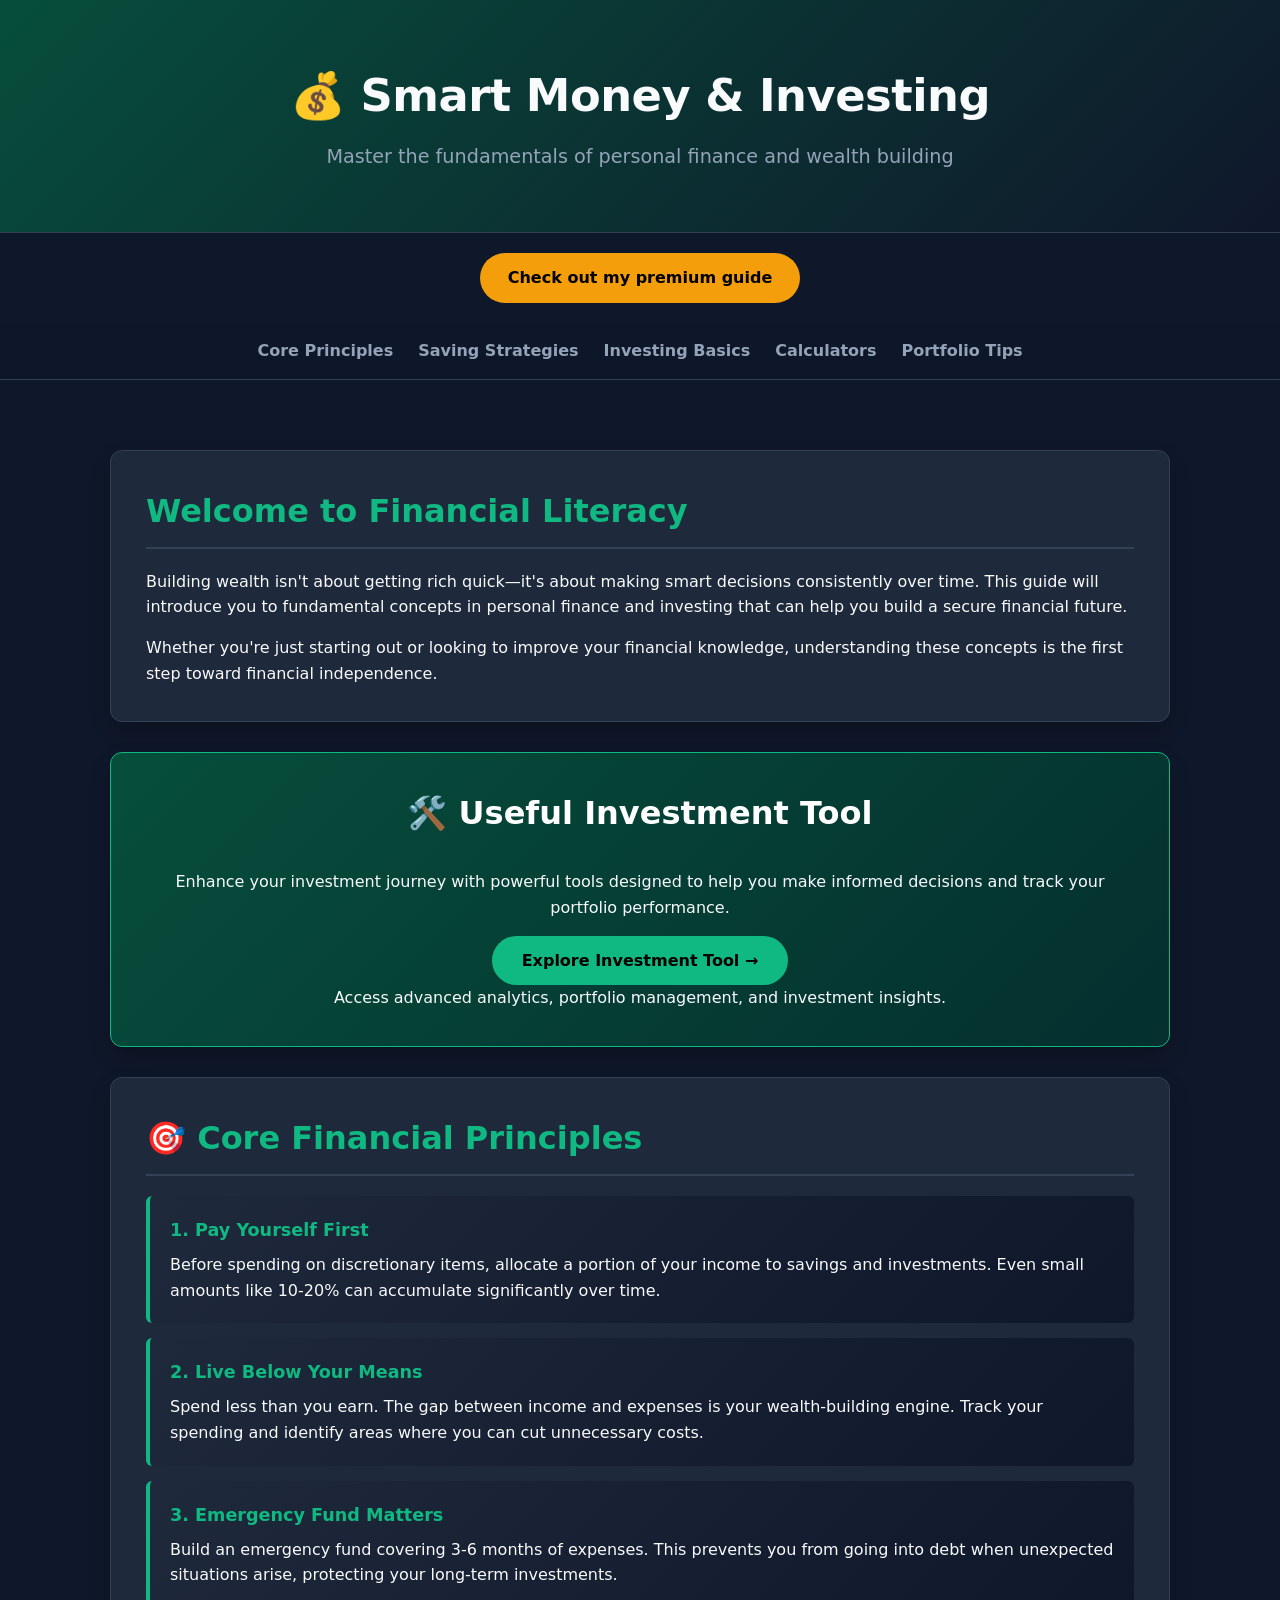
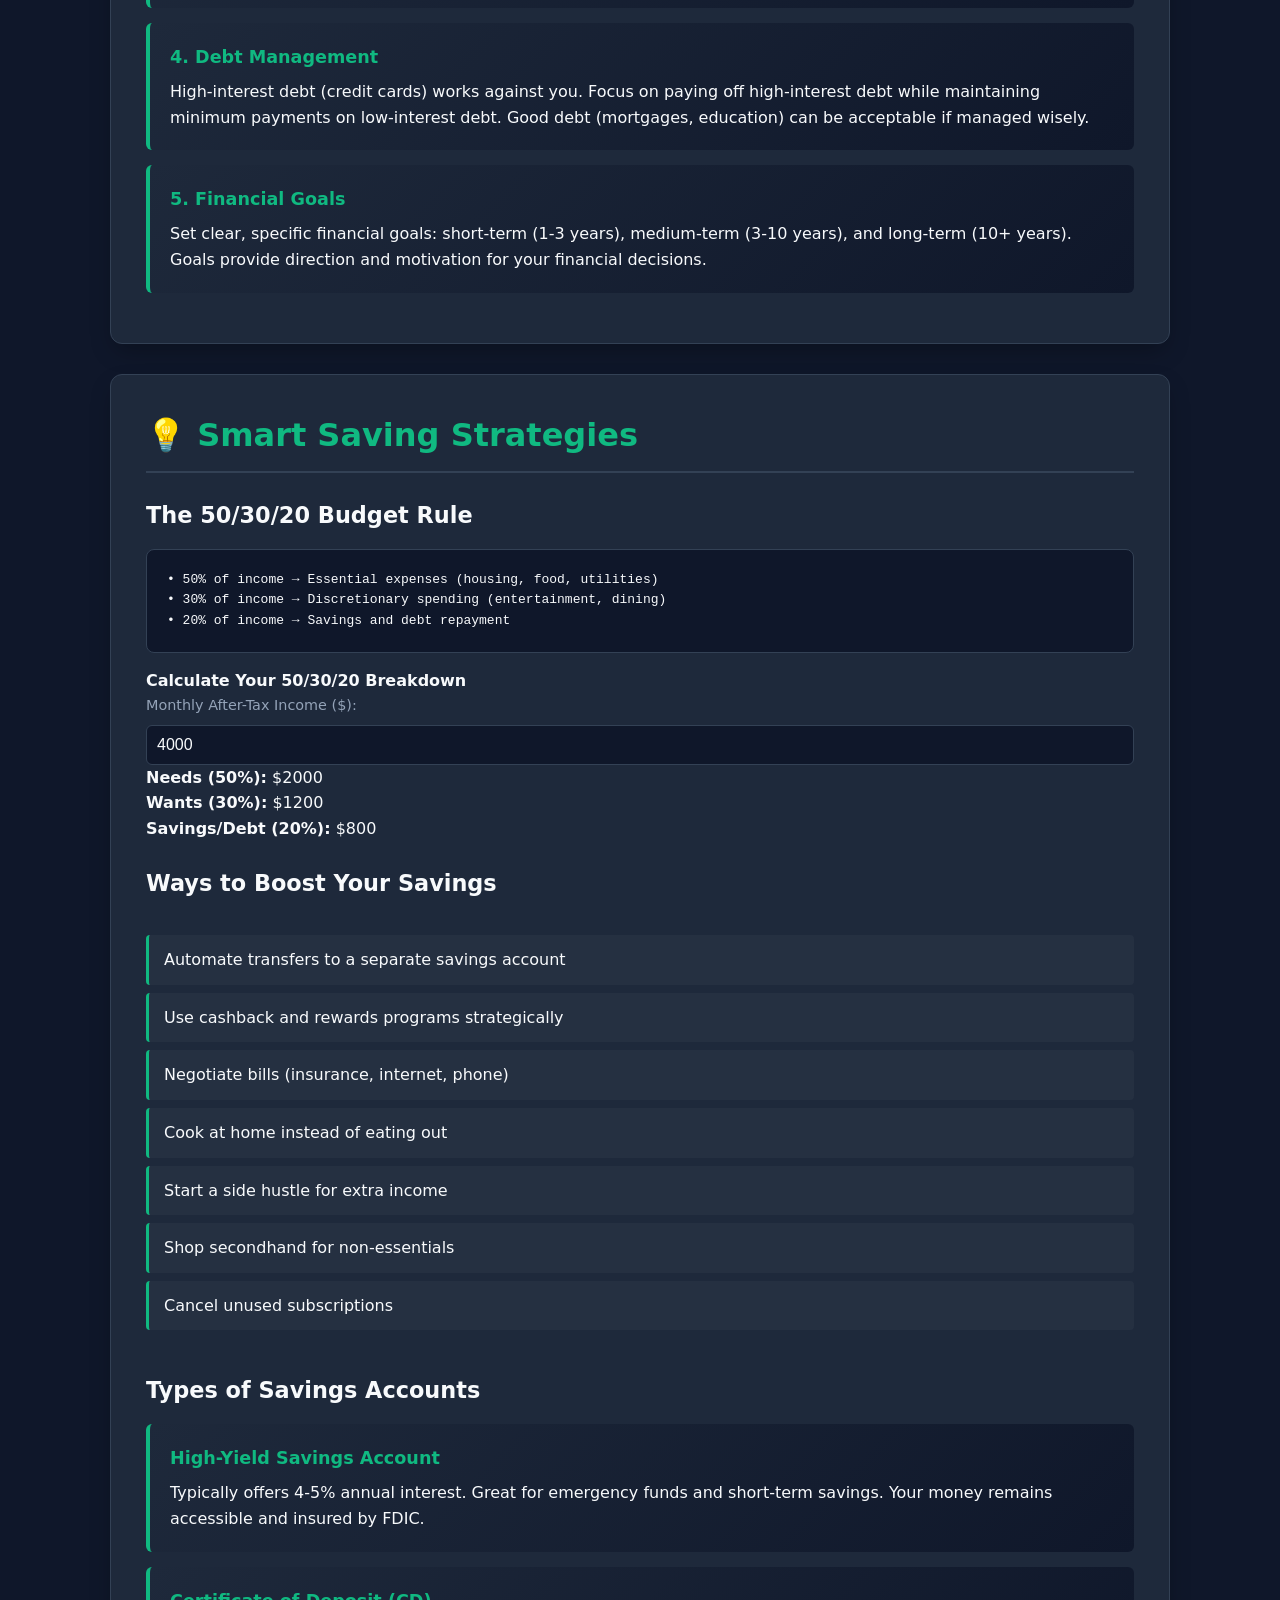
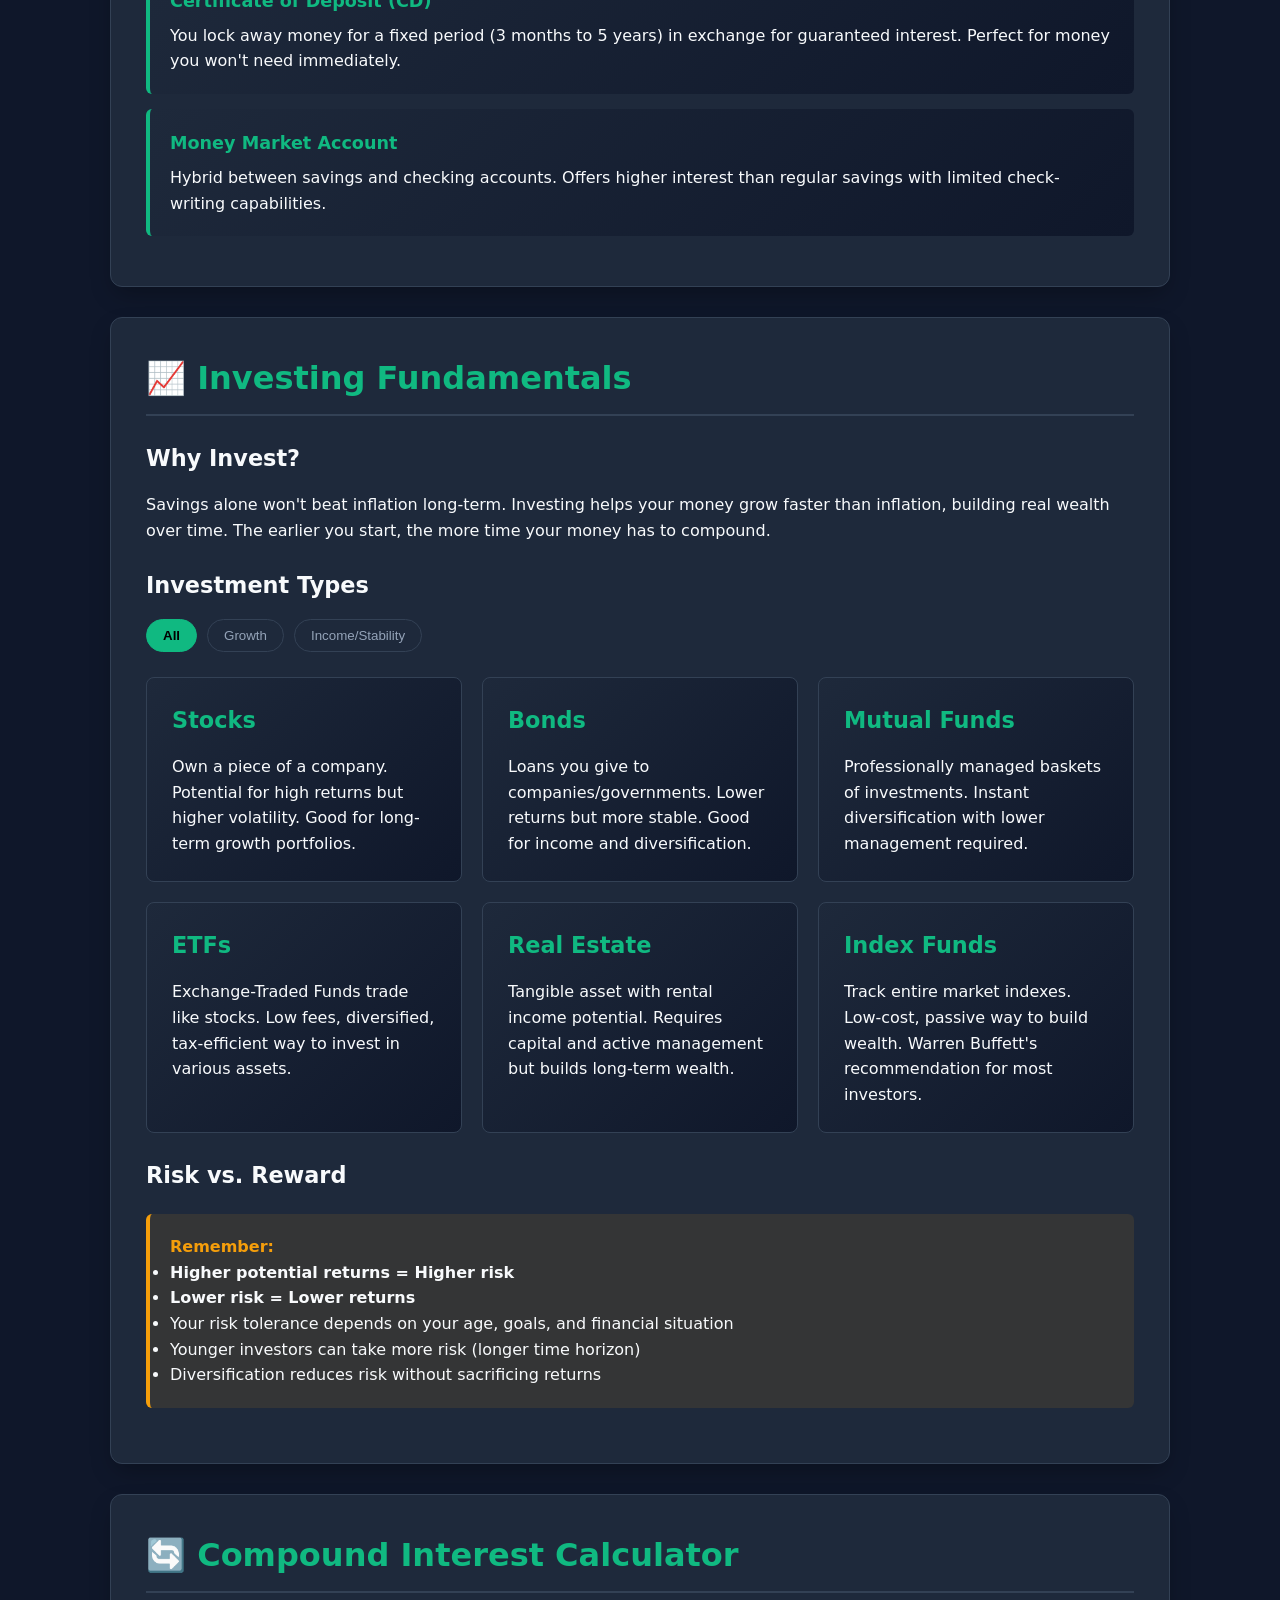
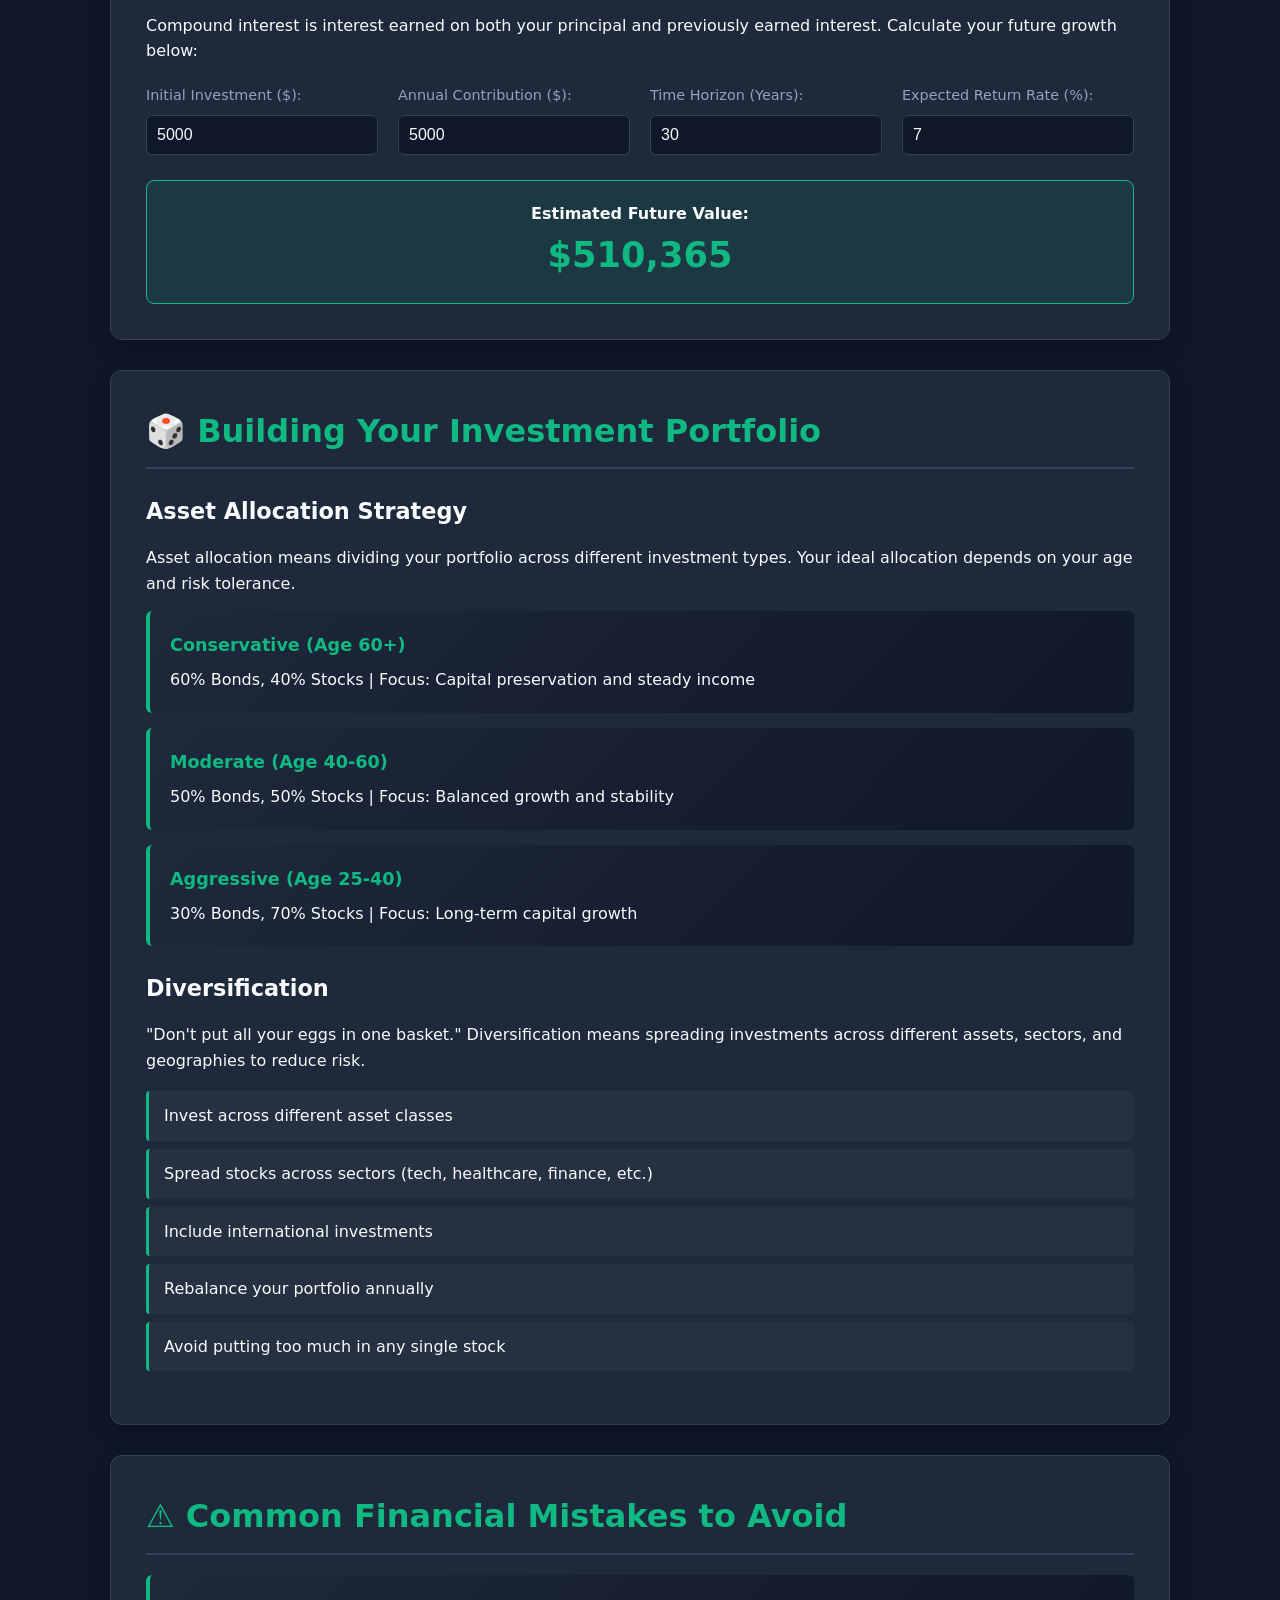
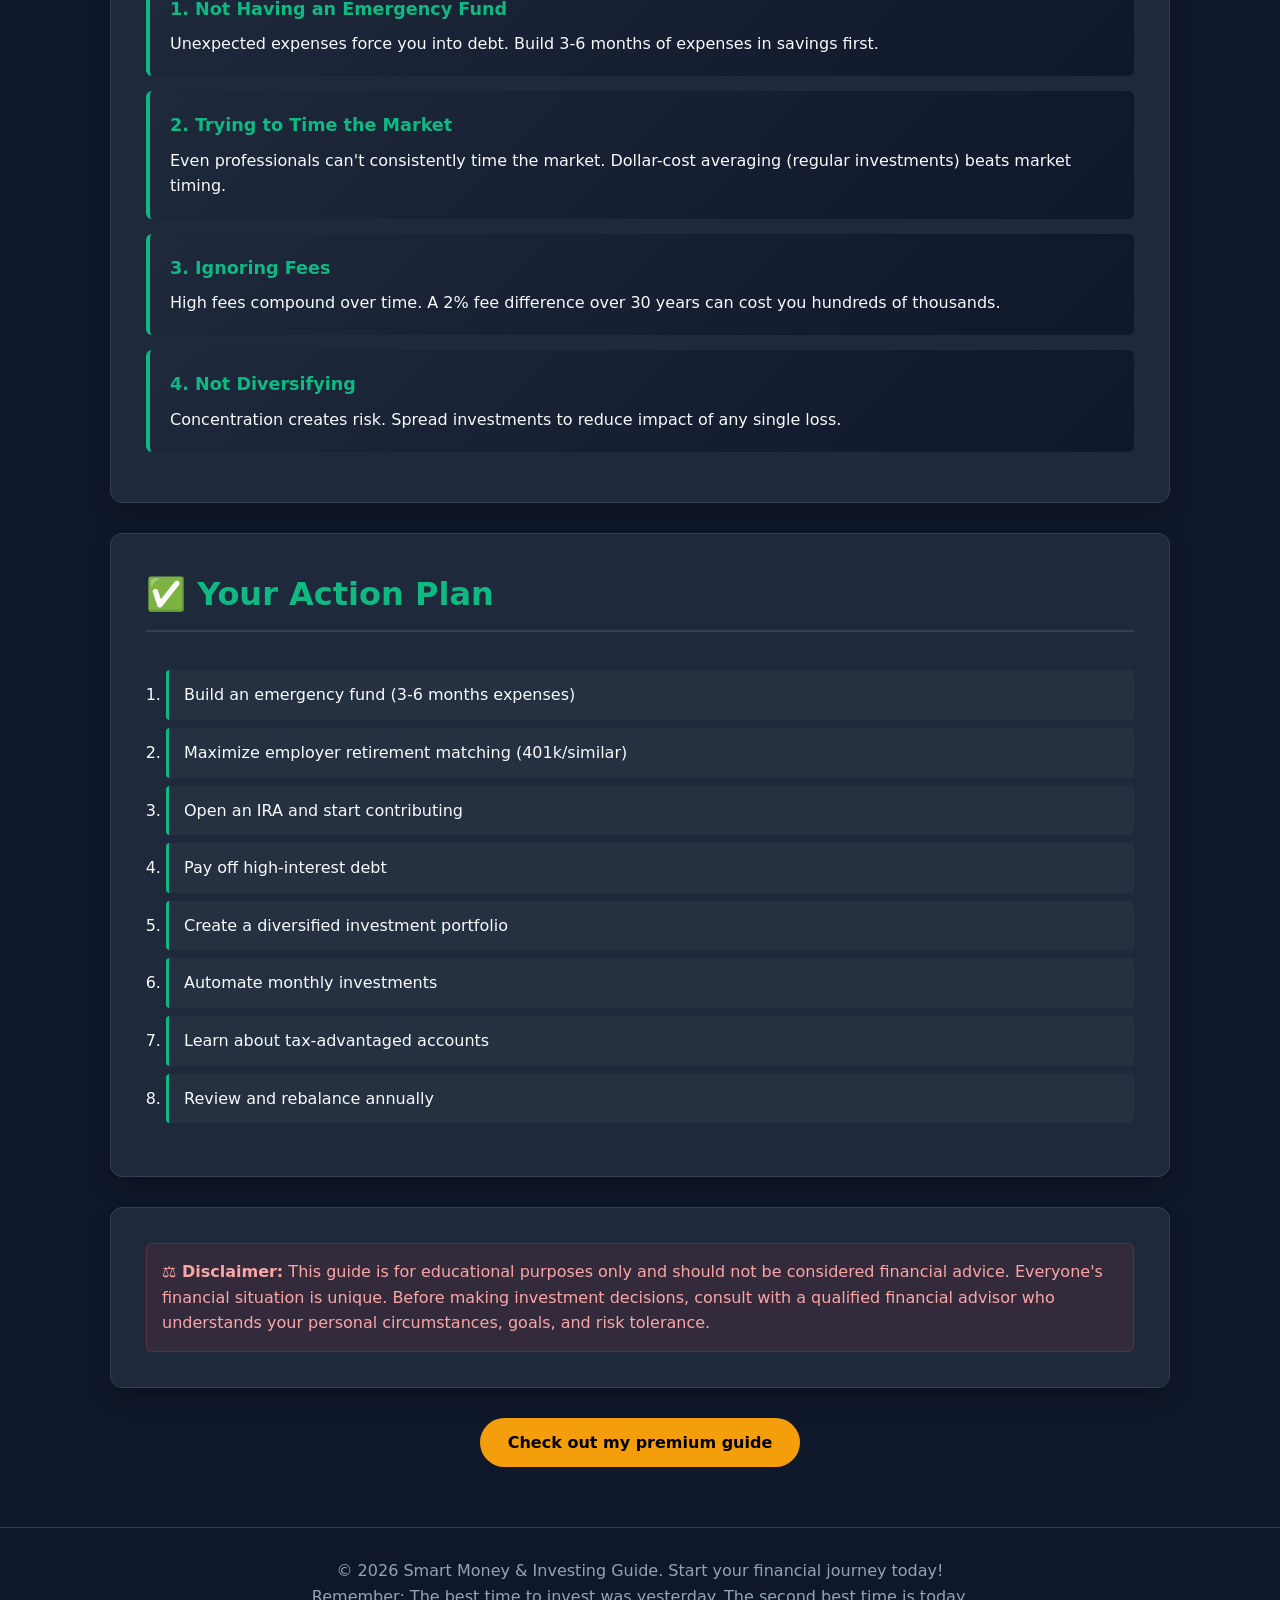
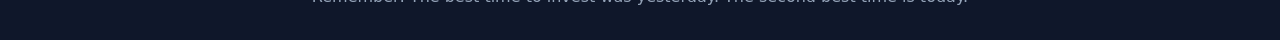
<file: Web Projects/Smart Money/Landing Page/index.html>
<!DOCTYPE html>
<html lang="en">
<head>
    <meta charset="UTF-8">
    <meta name="viewport" content="width=device-width, initial-scale=1.0">
    <title>Smart Money & Investing Guide</title>
    <link rel="stylesheet" href="styles.css">
    <script src="script.js" defer></script>
</head>
<body>
    <header>
        <h1>💰 Smart Money & Investing</h1>
        <p>Master the fundamentals of personal finance and wealth building</p>
    </header>

    <div class="cta-banner">
        <a class="premium-link-button" href="Product%20Page/action.html">Check out my premium guide</a>
    </div>

    <nav id="navbar">
        <ul>
            <li><a href="#principles" class="nav-link">Core Principles</a></li>
            <li><a href="#saving" class="nav-link">Saving Strategies</a></li>
            <li><a href="#investing" class="nav-link">Investing Basics</a></li>
            <li><a href="#calculator" class="nav-link">Calculators</a></li>
            <li><a href="#portfolio" class="nav-link">Portfolio Tips</a></li>
        </ul>
    </nav>

    <div class="container">
        <!-- Introduction Section -->
        <section>
            <h2>Welcome to Financial Literacy</h2>
            <p>Building wealth isn't about getting rich quick—it's about making smart decisions consistently over time. This guide will introduce you to fundamental concepts in personal finance and investing that can help you build a secure financial future.</p>
            <p style="margin-top: 15px;">Whether you're just starting out or looking to improve your financial knowledge, understanding these concepts is the first step toward financial independence.</p>
        </section>

        <!-- Tool Promo Card -->
        <section class="promo-card">
            <h2>🛠️ Useful Investment Tool</h2>
            <p>Enhance your investment journey with powerful tools designed to help you make informed decisions and track your portfolio performance.</p>
            <a href="https://2ffa1lptyorfaw44bcs5lz9q5y.hop.clickbank.net" target="_blank" class="promo-btn">Explore Investment Tool →</a>
            <p class="subtext">Access advanced analytics, portfolio management, and investment insights.</p>
        </section>

        <!-- Core Principles Section -->
        <section id="principles">
            <h2>🎯 Core Financial Principles</h2>
            
            <div class="concept-card">
                <h4>1. Pay Yourself First</h4>
                <p>Before spending on discretionary items, allocate a portion of your income to savings and investments. Even small amounts like 10-20% can accumulate significantly over time.</p>
            </div>

            <div class="concept-card">
                <h4>2. Live Below Your Means</h4>
                <p>Spend less than you earn. The gap between income and expenses is your wealth-building engine. Track your spending and identify areas where you can cut unnecessary costs.</p>
            </div>

            <div class="concept-card">
                <h4>3. Emergency Fund Matters</h4>
                <p>Build an emergency fund covering 3-6 months of expenses. This prevents you from going into debt when unexpected situations arise, protecting your long-term investments.</p>
            </div>

            <div class="concept-card">
                <h4>4. Debt Management</h4>
                <p>High-interest debt (credit cards) works against you. Focus on paying off high-interest debt while maintaining minimum payments on low-interest debt. Good debt (mortgages, education) can be acceptable if managed wisely.</p>
            </div>

            <div class="concept-card">
                <h4>5. Financial Goals</h4>
                <p>Set clear, specific financial goals: short-term (1-3 years), medium-term (3-10 years), and long-term (10+ years). Goals provide direction and motivation for your financial decisions.</p>
            </div>
        </section>

        <!-- Saving Strategies Section -->
        <section id="saving">
            <h2>💡 Smart Saving Strategies</h2>
            
            <h3>The 50/30/20 Budget Rule</h3>
            <div class="formula">
                • 50% of income → Essential expenses (housing, food, utilities)<br>
                • 30% of income → Discretionary spending (entertainment, dining)<br>
                • 20% of income → Savings and debt repayment
            </div>

            <!-- Interactive Budget Calculator -->
            <div class="interactive-tool">
                <h4>Calculate Your 50/30/20 Breakdown</h4>
                <div class="input-group">
                    <label for="monthly-income">Monthly After-Tax Income ($):</label>
                    <input type="number" id="monthly-income" placeholder="e.g. 4000" value="4000">
                </div>
                <div id="budget-results" class="calc-results">
                    <p><strong>Needs (50%):</strong> $<span id="needs-val">2000</span></p>
                    <p><strong>Wants (30%):</strong> $<span id="wants-val">1200</span></p>
                    <p><strong>Savings/Debt (20%):</strong> $<span id="savings-val">800</span></p>
                </div>
            </div>

            <h3>Ways to Boost Your Savings</h3>
            <ul class="tips-list">
                <li>Automate transfers to a separate savings account</li>
                <li>Use cashback and rewards programs strategically</li>
                <li>Negotiate bills (insurance, internet, phone)</li>
                <li>Cook at home instead of eating out</li>
                <li>Start a side hustle for extra income</li>
                <li>Shop secondhand for non-essentials</li>
                <li>Cancel unused subscriptions</li>
            </ul>

            <h3>Types of Savings Accounts</h3>
            <div class="concept-card">
                <h4>High-Yield Savings Account</h4>
                <p>Typically offers 4-5% annual interest. Great for emergency funds and short-term savings. Your money remains accessible and insured by FDIC.</p>
            </div>

            <div class="concept-card">
                <h4>Certificate of Deposit (CD)</h4>
                <p>You lock away money for a fixed period (3 months to 5 years) in exchange for guaranteed interest. Perfect for money you won't need immediately.</p>
            </div>

            <div class="concept-card">
                <h4>Money Market Account</h4>
                <p>Hybrid between savings and checking accounts. Offers higher interest than regular savings with limited check-writing capabilities.</p>
            </div>
        </section>

        <!-- Investing Basics Section -->
        <section id="investing">
            <h2>📈 Investing Fundamentals</h2>
            
            <h3>Why Invest?</h3>
            <p>Savings alone won't beat inflation long-term. Investing helps your money grow faster than inflation, building real wealth over time. The earlier you start, the more time your money has to compound.</p>

            <h3>Investment Types</h3>
            <div class="filter-controls">
                <button class="filter-btn active" data-filter="all">All</button>
                <button class="filter-btn" data-filter="growth">Growth</button>
                <button class="filter-btn" data-filter="income">Income/Stability</button>
            </div>

            <div class="investment-types">
                <div class="investment-box" data-category="growth">
                    <h3>Stocks</h3>
                    <p>Own a piece of a company. Potential for high returns but higher volatility. Good for long-term growth portfolios.</p>
                </div>

                <div class="investment-box" data-category="income">
                    <h3>Bonds</h3>
                    <p>Loans you give to companies/governments. Lower returns but more stable. Good for income and diversification.</p>
                </div>

                <div class="investment-box" data-category="income">
                    <h3>Mutual Funds</h3>
                    <p>Professionally managed baskets of investments. Instant diversification with lower management required.</p>
                </div>

                <div class="investment-box" data-category="growth">
                    <h3>ETFs</h3>
                    <p>Exchange-Traded Funds trade like stocks. Low fees, diversified, tax-efficient way to invest in various assets.</p>
                </div>

                <div class="investment-box" data-category="growth">
                    <h3>Real Estate</h3>
                    <p>Tangible asset with rental income potential. Requires capital and active management but builds long-term wealth.</p>
                </div>

                <div class="investment-box" data-category="growth">
                    <h3>Index Funds</h3>
                    <p>Track entire market indexes. Low-cost, passive way to build wealth. Warren Buffett's recommendation for most investors.</p>
                </div>
            </div>

            <h3>Risk vs. Reward</h3>
            <div class="key-points">
                <h4>Remember:</h4>
                <ul>
                    <li><strong>Higher potential returns = Higher risk</strong></li>
                    <li><strong>Lower risk = Lower returns</strong></li>
                    <li>Your risk tolerance depends on your age, goals, and financial situation</li>
                    <li>Younger investors can take more risk (longer time horizon)</li>
                    <li>Diversification reduces risk without sacrificing returns</li>
                </ul>
            </div>
        </section>

        <!-- Interactive Feature: Calculator Section -->
        <section id="calculator">
            <h2>🔄 Compound Interest Calculator</h2>
            <p>Compound interest is interest earned on both your principal and previously earned interest. Calculate your future growth below:</p>
            
            <div class="calculator-grid">
                <div class="input-group">
                    <label for="principal">Initial Investment ($):</label>
                    <input type="number" id="principal" value="5000">
                </div>
                <div class="input-group">
                    <label for="annual-contrib">Annual Contribution ($):</label>
                    <input type="number" id="annual-contrib" value="5000">
                </div>
                <div class="input-group">
                    <label for="years">Time Horizon (Years):</label>
                    <input type="number" id="years" value="30">
                </div>
                <div class="input-group">
                    <label for="rate">Expected Return Rate (%):</label>
                    <input type="number" id="rate" value="7" step="0.1">
                </div>
            </div>

            <div class="calc-output">
                <h4>Estimated Future Value:</h4>
                <div class="future-val" id="future-value-display">$0</div>
            </div>
        </section>

        <!-- Portfolio Section -->
        <section id="portfolio">
            <h2>🎲 Building Your Investment Portfolio</h2>
            
            <h3>Asset Allocation Strategy</h3>
            <p>Asset allocation means dividing your portfolio across different investment types. Your ideal allocation depends on your age and risk tolerance.</p>

            <div class="concept-card">
                <h4>Conservative (Age 60+)</h4>
                <p>60% Bonds, 40% Stocks | Focus: Capital preservation and steady income</p>
            </div>

            <div class="concept-card">
                <h4>Moderate (Age 40-60)</h4>
                <p>50% Bonds, 50% Stocks | Focus: Balanced growth and stability</p>
            </div>

            <div class="concept-card">
                <h4>Aggressive (Age 25-40)</h4>
                <p>30% Bonds, 70% Stocks | Focus: Long-term capital growth</p>
            </div>

            <h3>Diversification</h3>
            <p>"Don't put all your eggs in one basket." Diversification means spreading investments across different assets, sectors, and geographies to reduce risk.</p>
            
            <ul class="tips-list">
                <li>Invest across different asset classes</li>
                <li>Spread stocks across sectors (tech, healthcare, finance, etc.)</li>
                <li>Include international investments</li>
                <li>Rebalance your portfolio annually</li>
                <li>Avoid putting too much in any single stock</li>
            </ul>
        </section>

        <!-- Common Mistakes Section -->
        <section>
            <h2>⚠️ Common Financial Mistakes to Avoid</h2>
            
            <div class="concept-card">
                <h4>1. Not Having an Emergency Fund</h4>
                <p>Unexpected expenses force you into debt. Build 3-6 months of expenses in savings first.</p>
            </div>

            <div class="concept-card">
                <h4>2. Trying to Time the Market</h4>
                <p>Even professionals can't consistently time the market. Dollar-cost averaging (regular investments) beats market timing.</p>
            </div>

            <div class="concept-card">
                <h4>3. Ignoring Fees</h4>
                <p>High fees compound over time. A 2% fee difference over 30 years can cost you hundreds of thousands.</p>
            </div>

            <div class="concept-card">
                <h4>4. Not Diversifying</h4>
                <p>Concentration creates risk. Spread investments to reduce impact of any single loss.</p>
            </div>
        </section>

        <!-- Action Steps -->
        <section>
            <h2>✅ Your Action Plan</h2>
            <ol class="tips-list action-plan">
                <li>Build an emergency fund (3-6 months expenses)</li>
                <li>Maximize employer retirement matching (401k/similar)</li>
                <li>Open an IRA and start contributing</li>
                <li>Pay off high-interest debt</li>
                <li>Create a diversified investment portfolio</li>
                <li>Automate monthly investments</li>
                <li>Learn about tax-advantaged accounts</li>
                <li>Review and rebalance annually</li>
            </ol>
        </section>

        <!-- Disclaimer -->
        <section>
            <div class="disclaimer">
                <strong>⚖️ Disclaimer:</strong> This guide is for educational purposes only and should not be considered financial advice. Everyone's financial situation is unique. Before making investment decisions, consult with a qualified financial advisor who understands your personal circumstances, goals, and risk tolerance.
            </div>
        </section>

        <div class="cta-banner">
            <a class="premium-link-button" href="Product%20Page/action.html">Check out my premium guide</a>
        </div>
    </div>

    <footer>
        <p>&copy; 2026 Smart Money & Investing Guide. Start your financial journey today!</p>
        <p class="footer-subtext">Remember: The best time to invest was yesterday. The second best time is today.</p>
    </footer>
</body>
</html>
</file>
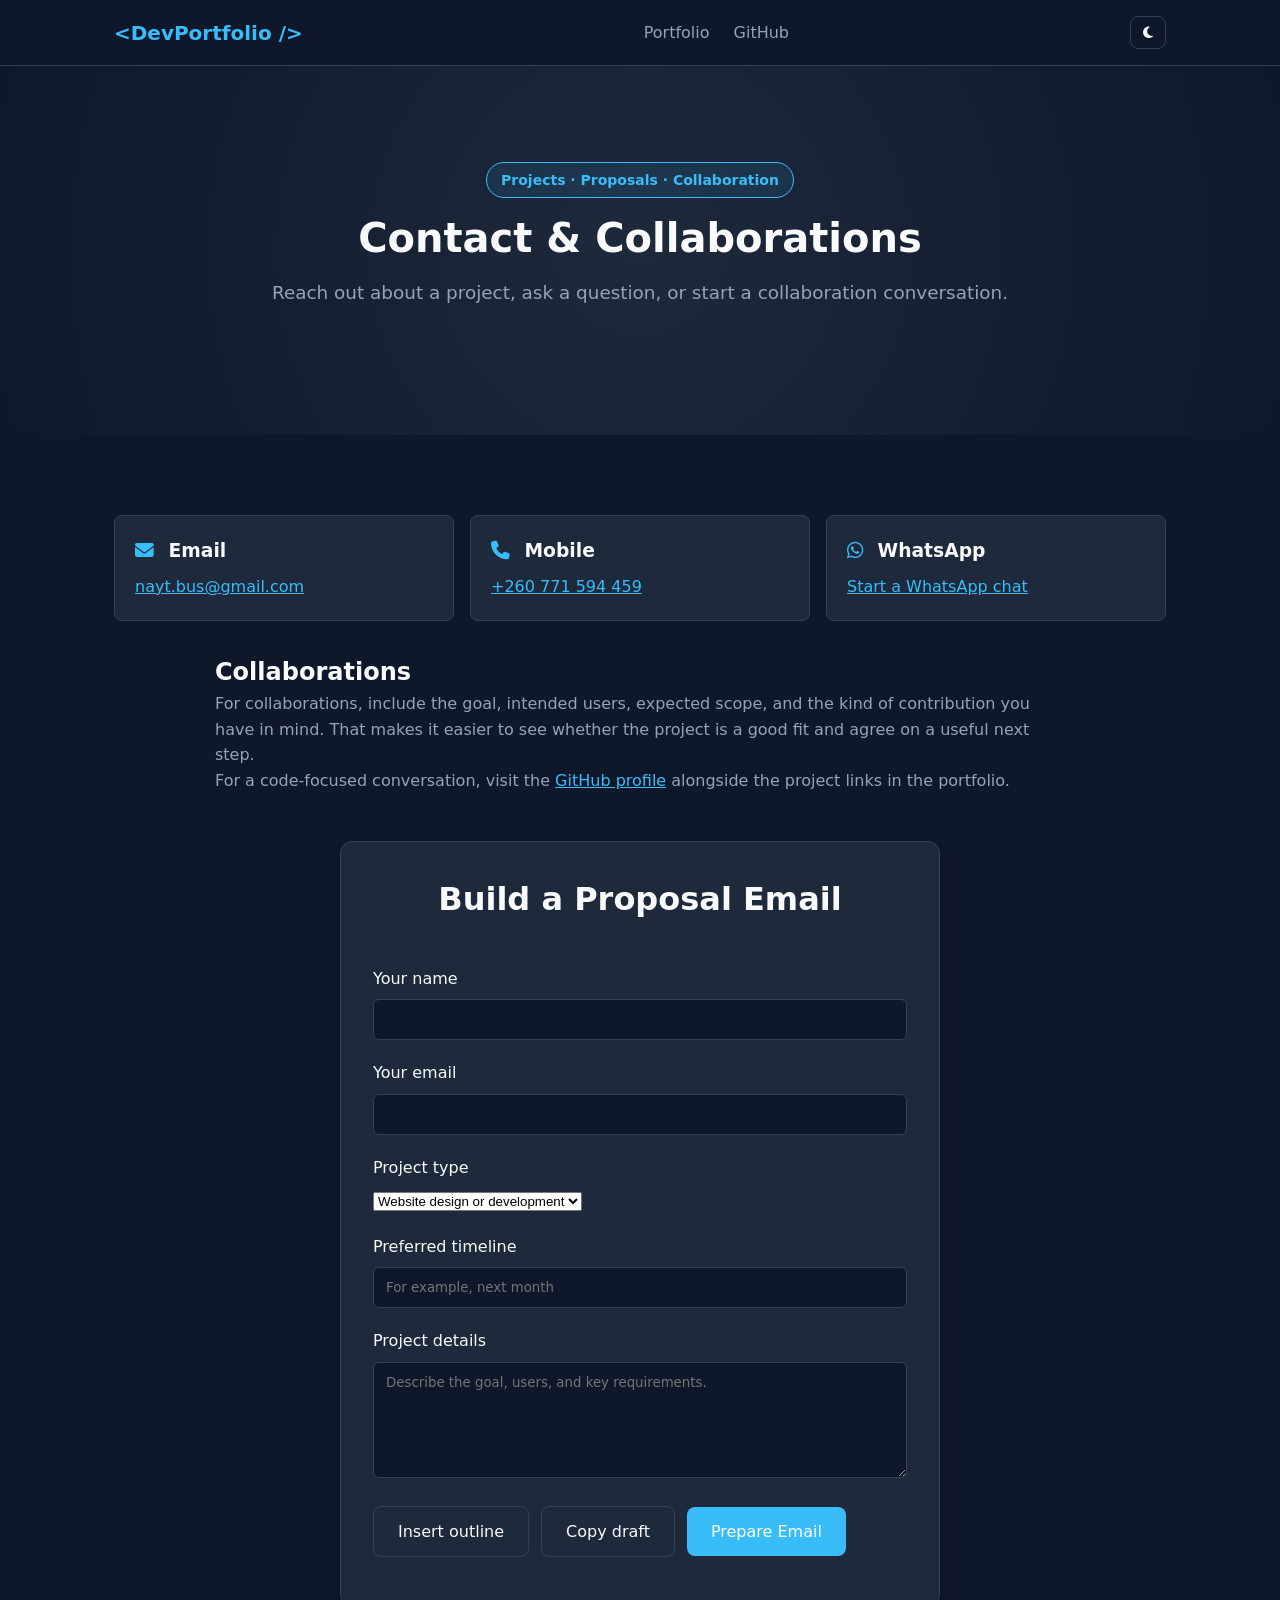
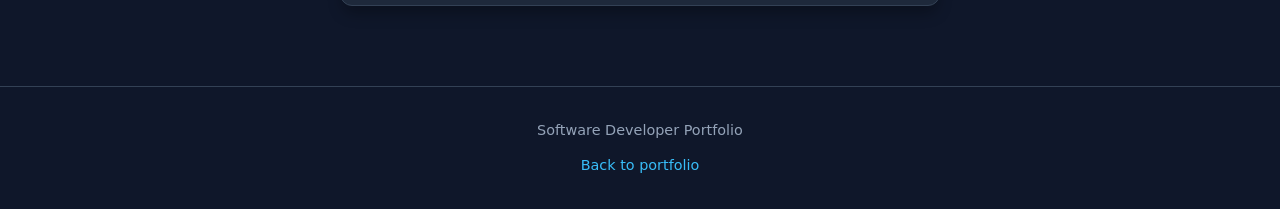
<file: contact.html>
<!DOCTYPE html>
<html lang="en">
<head>
    <meta charset="UTF-8">
    <meta name="viewport" content="width=device-width, initial-scale=1.0">
    <meta name="description" content="Contact Nex-cmd-root about software projects, proposals, and collaborations.">
    <meta name="theme-color" content="#0f172a">
    <title>Contact &amp; Collaborations | Software Developer Portfolio</title>
    <link rel="stylesheet" href="styles.css">
    <link rel="preconnect" href="https://cdnjs.cloudflare.com" crossorigin>
    <link rel="preload" href="https://cdnjs.cloudflare.com/ajax/libs/font-awesome/6.4.0/css/all.min.css" as="style" onload="this.onload=null;this.rel='stylesheet'">
    <noscript><link rel="stylesheet" href="https://cdnjs.cloudflare.com/ajax/libs/font-awesome/6.4.0/css/all.min.css"></noscript>
</head>
<body>
    <a class="skip-link" href="#main-content">Skip to content</a>
    <header class="navbar">
        <div class="nav-container">
            <a href="index.html" class="nav-logo">&lt;DevPortfolio /&gt;</a>
            <nav aria-label="Primary navigation">
                <ul class="nav-links">
                    <li><a href="index.html">Portfolio</a></li>
                    <li><a href="https://github.com/Nex-cmd-root" target="_blank" rel="noopener noreferrer">GitHub</a></li>
                </ul>
            </nav>
            <button id="theme-toggle" class="btn-theme" aria-label="Toggle light/dark mode" title="Toggle light/dark mode" type="button">
                <i class="fa-solid fa-moon" aria-hidden="true"></i>
            </button>
        </div>
    </header>

    <main id="main-content">
        <section class="hero-section">
            <div class="hero-content">
                <span class="badge">Projects · Proposals · Collaboration</span>
                <h1>Contact &amp; Collaborations</h1>
                <p class="hero-subtitle">Reach out about a project, ask a question, or start a collaboration conversation.</p>
            </div>
        </section>

        <section class="section">
            <div class="container">
                <div class="contact-methods">
                    <article class="contact-method">
                        <h3><i class="fa-solid fa-envelope" aria-hidden="true"></i> Email</h3>
                        <a href="mailto:nayt.bus@gmail.com">nayt.bus@gmail.com</a>
                    </article>
                    <article class="contact-method">
                        <h3><i class="fa-solid fa-phone" aria-hidden="true"></i> Mobile</h3>
                        <a href="tel:+260771594459">+260 771 594 459</a>
                    </article>
                    <article class="contact-method">
                        <h3><i class="fa-brands fa-whatsapp" aria-hidden="true"></i> WhatsApp</h3>
                        <a href="https://wa.me/260771594459?text=Hello%2C%20I%27d%20like%20to%20discuss%20a%20project." target="_blank" rel="noopener noreferrer">Start a WhatsApp chat</a>
                    </article>
                </div>

                <section class="guide-content" aria-labelledby="collaborations-title">
                    <h2 id="collaborations-title">Collaborations</h2>
                    <p>For collaborations, include the goal, intended users, expected scope, and the kind of contribution you have in mind. That makes it easier to see whether the project is a good fit and agree on a useful next step.</p>
                    <p>For a code-focused conversation, visit the <a href="https://github.com/Nex-cmd-root" target="_blank" rel="noopener noreferrer">GitHub profile</a> alongside the project links in the portfolio.</p>
                </section>

                <section class="proposal-section" aria-labelledby="proposal-title">
                    <div class="contact-wrapper">
                        <h2 id="proposal-title" class="section-title">Build a Proposal Email</h2>
                        <form id="proposal-form" class="contact-form">
                            <div class="form-group">
                                <label for="proposal-name">Your name</label>
                                <input type="text" id="proposal-name" name="name" autocomplete="name" required>
                            </div>
                            <div class="form-group">
                                <label for="proposal-email">Your email</label>
                                <input type="email" id="proposal-email" name="email" autocomplete="email" required>
                            </div>
                            <div class="form-group">
                                <label for="proposal-type">Project type</label>
                                <select id="proposal-type" name="project-type">
                                    <option>Website design or development</option>
                                    <option>Improve an existing website</option>
                                    <option>Python or C application</option>
                                    <option>Technical collaboration</option>
                                    <option>Other project</option>
                                </select>
                            </div>
                            <div class="form-group">
                                <label for="proposal-timeline">Preferred timeline</label>
                                <input type="text" id="proposal-timeline" name="timeline" placeholder="For example, next month">
                            </div>
                            <div class="form-group">
                                <label for="proposal-details">Project details</label>
                                <textarea id="proposal-details" name="details" rows="6" maxlength="3000" placeholder="Describe the goal, users, and key requirements." required></textarea>
                            </div>
                            <div class="proposal-actions">
                                <button type="button" id="proposal-template" class="btn btn-secondary">Insert outline</button>
                                <button type="button" id="copy-proposal" class="btn btn-secondary">Copy draft</button>
                                <button type="submit" class="btn btn-primary">Prepare Email</button>
                            </div>
                            <p id="proposal-status" class="form-status" role="status" aria-live="polite"></p>
                        </form>
                    </div>
                </section>
            </div>
        </section>
    </main>

    <footer>
        <div class="container footer-content">
            <p>Software Developer Portfolio</p>
            <div class="footer-links">
                <a href="index.html">Back to portfolio</a>
            </div>
        </div>
    </footer>
    <script src="script.js"></script>
</body>
</html>
</file>
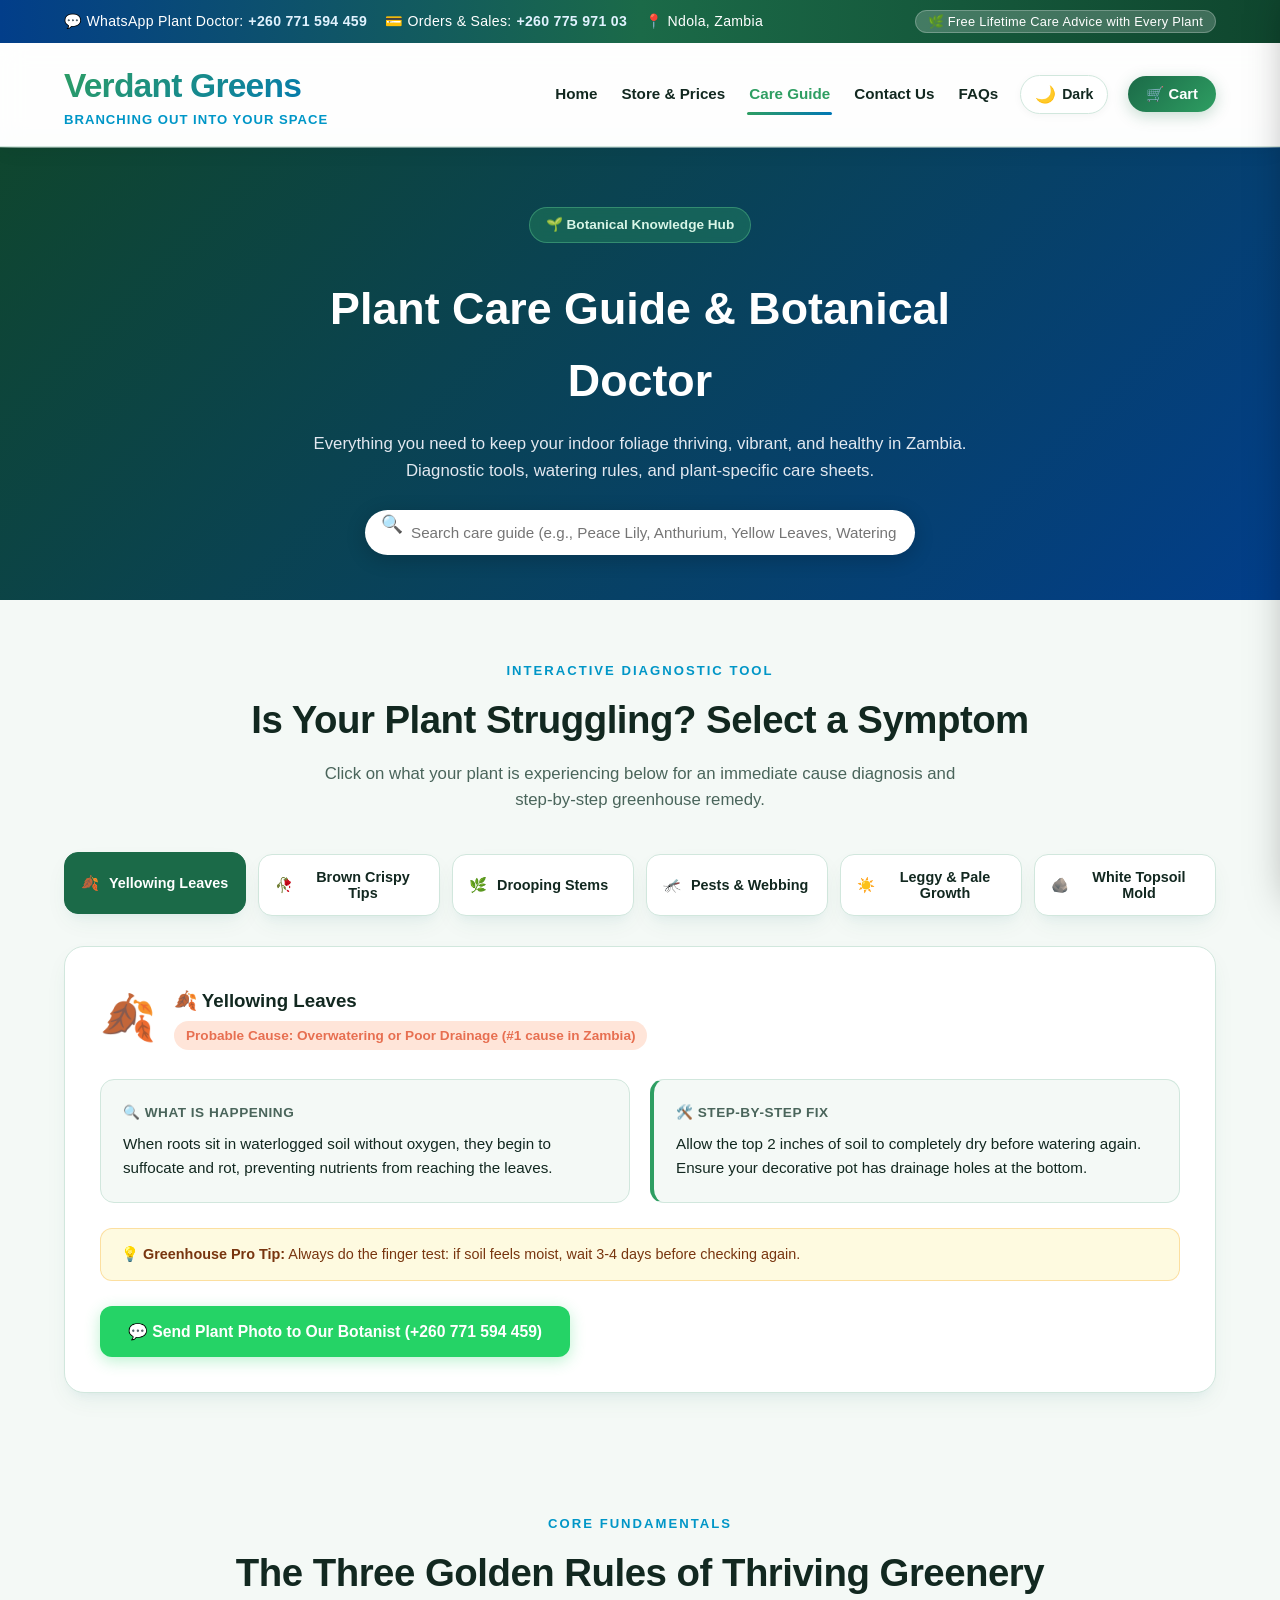
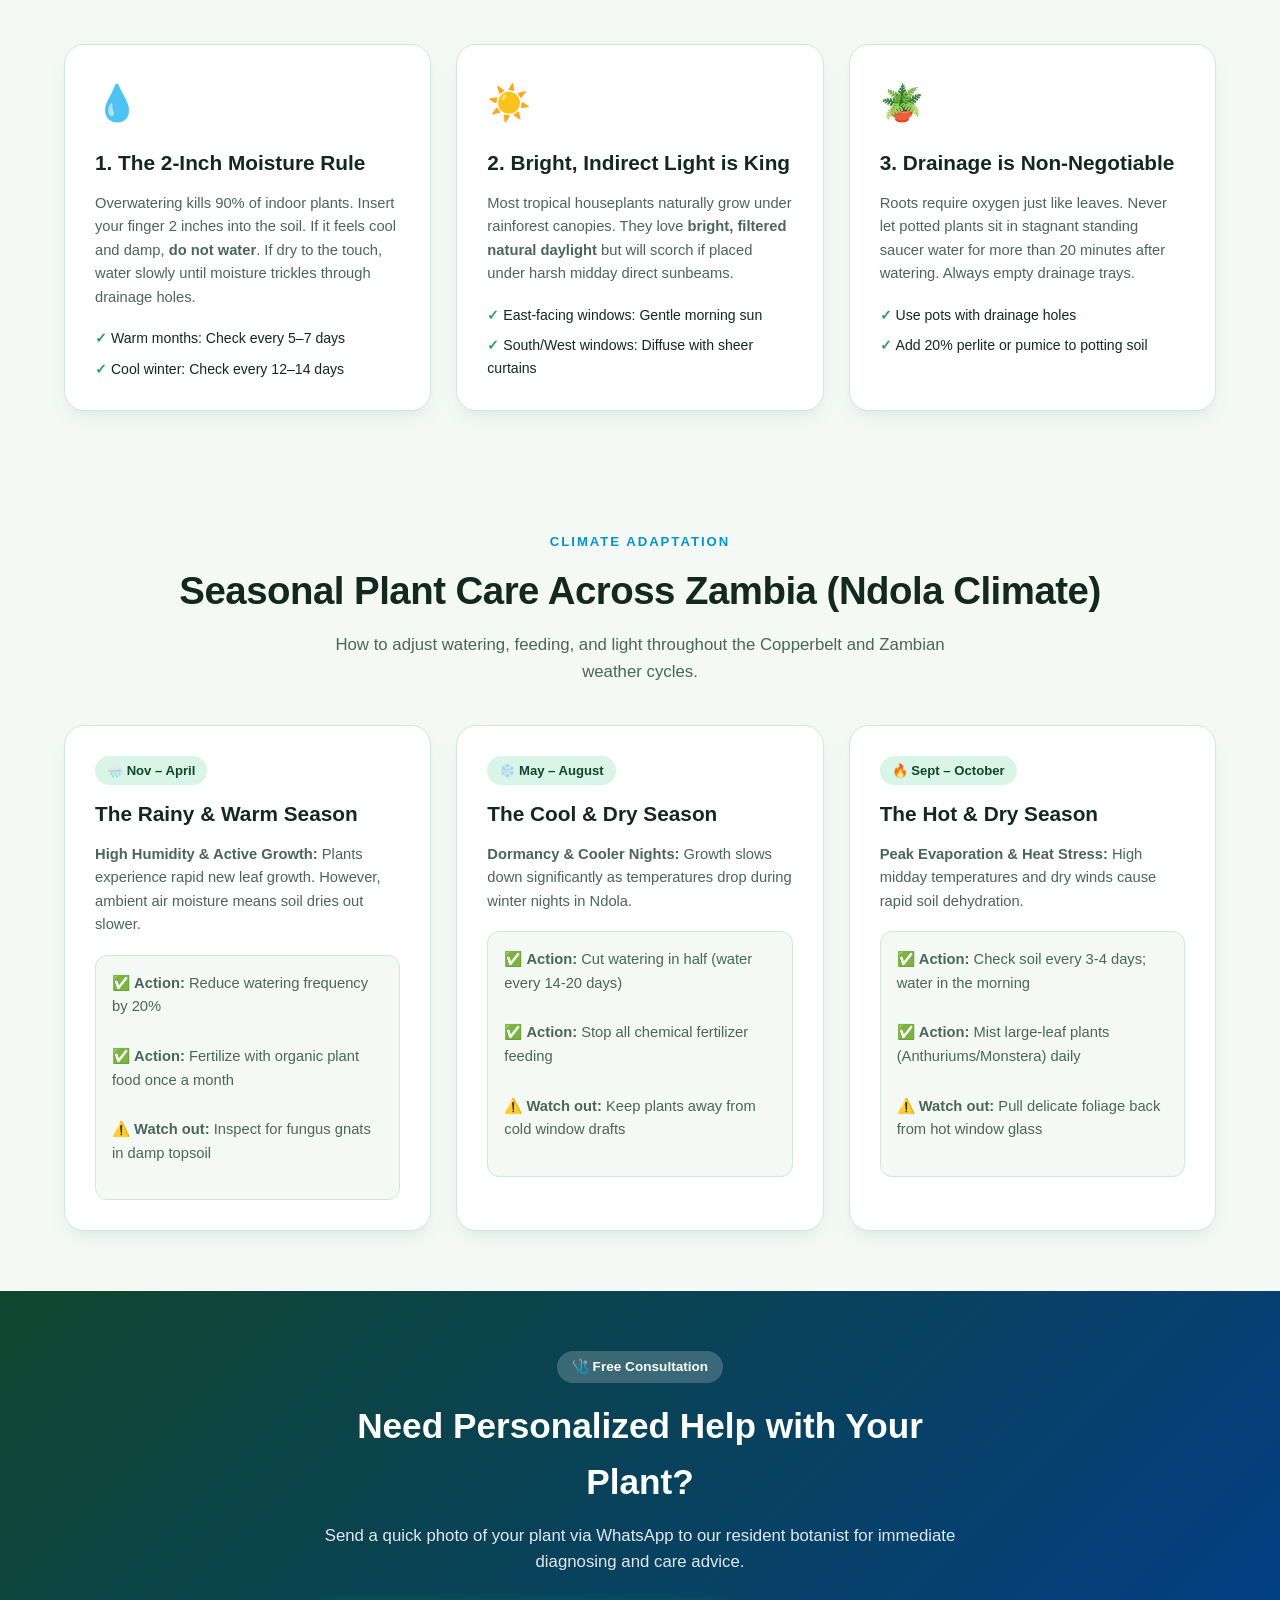
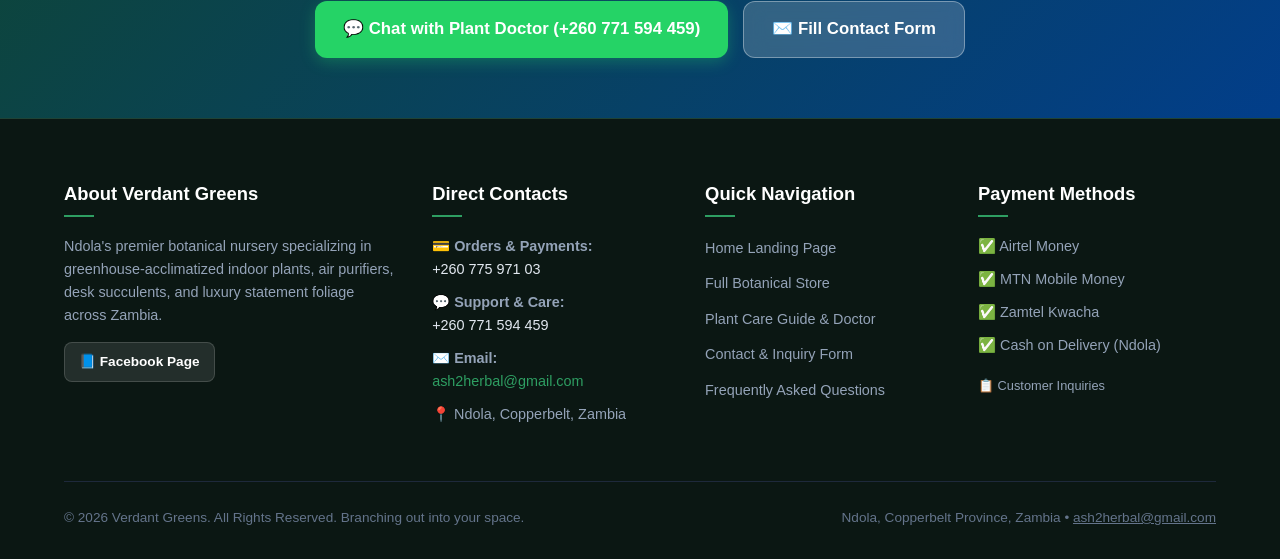
<file: Web Projects/Verdant greens/care-guide.html>
<!DOCTYPE html>
<html lang="en">
<head>
    <meta charset="UTF-8">
    <meta name="viewport" content="width=device-width, initial-scale=1.0">
    <title>Indoor Plant Care Guide & Symptom Doctor | Verdant Greens Ndola, Zambia</title>
    
    <!-- Meta description for SEO -->
    <meta name="description" content="Complete indoor plant care guides, troubleshooting symptom doctor, watering rules, and Zambian seasonal plant tips from the Verdant Greens greenhouse team in Ndola.">
    <meta name="keywords" content="indoor plant care Zambia, plant doctor Ndola, yellow leaves fix, plant watering rules, Copperbelt plant care, seasonal gardening Zambia">
    <meta name="author" content="Verdant Greens">
    <meta name="geo.region" content="ZM-02">
    <meta name="geo.placename" content="Ndola">
    
    <!-- Open Graph Meta -->
    <meta property="og:type" content="article">
    <meta property="og:locale" content="en_ZM">
    <meta property="og:site_name" content="Verdant Greens Zambia">
    <meta property="og:title" content="Indoor Plant Care Guide & Botanical Doctor | Verdant Greens Ndola">
    <meta property="og:description" content="Diagnose struggling indoor plants, learn the 2-inch watering rule, and master seasonal plant care in Zambia.">
    <meta property="og:image" content="images/spectacles/spectacle-main-attraction.webp">
    <meta property="og:url" content="https://verdantgreens.com/care-guide.html">

    <!-- Schema.org FAQ & HowTo Structured Data -->
    <script type="application/ld+json">
    {
      "@context": "https://schema.org",
      "@type": "HowTo",
      "name": "How to Care for Indoor Houseplants in Zambia",
      "description": "Greenhouse guidelines for watering, lighting, and seasonal temperature care in Ndola and across Zambia.",
      "step": [
        {
          "@type": "HowToStep",
          "name": "The 2-Inch Moisture Test",
          "text": "Check the top 2 inches of soil with your finger before watering. Only water when the soil feels dry."
        },
        {
          "@type": "HowToStep",
          "name": "Provide Bright Filtered Daylight",
          "text": "Place tropical plants near east or north-facing windows away from harsh afternoon sun rays."
        },
        {
          "@type": "HowToStep",
          "name": "Ensure Adequate Drainage",
          "text": "Never allow potted plants to sit in standing water trays for longer than 20 minutes."
        }
      ]
    }
    </script>
    
    <!-- Main Style Sheet -->
    <link rel="stylesheet" href="style.css">
    
    <!-- Immediate Theme Application -->
    <script src="theme.js"></script>

    <!-- JavaScript Dependencies -->
    <script src="products.js" defer></script>
    <script src="cart.js" defer></script>
    <script src="contact.js" defer></script>
    <script src="care.js" defer></script>
</head>
<body>

    <!-- TOP ANNOUNCEMENT BAR -->
    <div class="top-bar">
        <div class="top-bar-info">
            <span>💬 WhatsApp Plant Doctor: <strong>+260 771 594 459</strong></span>
            <span>💳 Orders & Sales: <strong>+260 775 971 03</strong></span>
            <span>📍 Ndola, Zambia</span>
        </div>
        <div>
            <span class="top-bar-badge">🌿 Free Lifetime Care Advice with Every Plant</span>
        </div>
    </div>

    <!-- MAIN NAVIGATION HEADER -->
    <header class="main-header">
        <div class="brand-container">
            <a href="Index.html" class="brand-logo">Verdant Greens</a>
            <span class="brand-motto">Branching out into your space</span>
        </div>
        <nav class="main-nav">
            <a href="Index.html">Home</a>
            <a href="shop.html">Store & Prices</a>
            <a href="care-guide.html" class="nav-active">Care Guide</a>
            <a href="contact.html">Contact Us</a>
            <a href="Index.html#faq">FAQs</a>

            <!-- Theme Toggle Button -->
            <button class="theme-toggle-btn" aria-label="Toggle Dark Theme" title="Toggle Light / Dark Theme">
                <span class="theme-icon">🌙</span>
                <span class="theme-text">Dark</span>
            </button>
            
            <!-- Cart Navigation Trigger -->
            <button class="nav-cart-btn cart-trigger" aria-label="View Shopping Cart">
                <span>🛒 Cart</span>
                <span class="cart-count-badge" style="display: none;">0</span>
            </button>
        </nav>
    </header>

    <!-- CARE HUB HERO SECTION -->
    <section class="care-hero-section">
        <div class="care-hero-content">
            <span class="hero-tag">🌱 Botanical Knowledge Hub</span>
            <h1>Plant Care Guide & Botanical Doctor</h1>
            <p>Everything you need to keep your indoor foliage thriving, vibrant, and healthy in Zambia. Diagnostic tools, watering rules, and plant-specific care sheets.</p>
            
            <!-- Quick Care Search -->
            <div class="care-search-box">
                <span class="search-icon">🔍</span>
                <input type="text" id="vg-care-search" placeholder="Search care guide (e.g., Peace Lily, Anthurium, Yellow Leaves, Watering, Pests)..." aria-label="Search care guides">
            </div>
        </div>
    </section>

    <!-- SECTION 1: INTERACTIVE PLANT SYMPTOM CHECKER / DOCTOR -->
    <section class="symptom-doctor-section">
        <div class="section-container">
            <div class="section-header text-center">
                <span class="section-subtitle">Interactive Diagnostic Tool</span>
                <h2 class="section-title">Is Your Plant Struggling? Select a Symptom</h2>
                <p class="section-intro">Click on what your plant is experiencing below for an immediate cause diagnosis and step-by-step greenhouse remedy.</p>
            </div>

            <!-- Symptom Selector Buttons -->
            <div class="symptom-buttons-grid">
                <button class="symptom-btn active" data-symptom="yellow">
                    <span class="btn-emoji">🍂</span>
                    <span class="btn-text">Yellowing Leaves</span>
                </button>
                <button class="symptom-btn" data-symptom="brown_tips">
                    <span class="btn-emoji">🥀</span>
                    <span class="btn-text">Brown Crispy Tips</span>
                </button>
                <button class="symptom-btn" data-symptom="drooping">
                    <span class="btn-emoji">🌿</span>
                    <span class="btn-text">Drooping Stems</span>
                </button>
                <button class="symptom-btn" data-symptom="pests">
                    <span class="btn-emoji">🦟</span>
                    <span class="btn-text">Pests & Webbing</span>
                </button>
                <button class="symptom-btn" data-symptom="leggy">
                    <span class="btn-emoji">☀️</span>
                    <span class="btn-text">Leggy & Pale Growth</span>
                </button>
                <button class="symptom-btn" data-symptom="mold">
                    <span class="btn-emoji">🪨</span>
                    <span class="btn-text">White Topsoil Mold</span>
                </button>
            </div>

            <!-- Symptom Result Card (Populated by care.js) -->
            <div class="symptom-card" id="vg-symptom-card">
                <!-- Dynamically populated via care.js -->
            </div>
        </div>
    </section>

    <!-- SECTION 2: THE 3 GOLDEN RULES OF BOTANICAL CARE -->
    <section class="golden-rules-section">
        <div class="section-container">
            <div class="section-header text-center">
                <span class="section-subtitle">Core Fundamentals</span>
                <h2 class="section-title">The Three Golden Rules of Thriving Greenery</h2>
            </div>

            <div class="golden-rules-grid">
                <div class="rule-card">
                    <div class="rule-icon-box">💧</div>
                    <h3>1. The 2-Inch Moisture Rule</h3>
                    <p>Overwatering kills 90% of indoor plants. Insert your finger 2 inches into the soil. If it feels cool and damp, <strong>do not water</strong>. If dry to the touch, water slowly until moisture trickles through drainage holes.</p>
                    <ul class="rule-bullets">
                        <li>Warm months: Check every 5–7 days</li>
                        <li>Cool winter: Check every 12–14 days</li>
                    </ul>
                </div>

                <div class="rule-card highlight-card">
                    <div class="rule-icon-box">☀️</div>
                    <h3>2. Bright, Indirect Light is King</h3>
                    <p>Most tropical houseplants naturally grow under rainforest canopies. They love <strong>bright, filtered natural daylight</strong> but will scorch if placed under harsh midday direct sunbeams.</p>
                    <ul class="rule-bullets">
                        <li>East-facing windows: Gentle morning sun</li>
                        <li>South/West windows: Diffuse with sheer curtains</li>
                    </ul>
                </div>

                <div class="rule-card">
                    <div class="rule-icon-box">🪴</div>
                    <h3>3. Drainage is Non-Negotiable</h3>
                    <p>Roots require oxygen just like leaves. Never let potted plants sit in stagnant standing saucer water for more than 20 minutes after watering. Always empty drainage trays.</p>
                    <ul class="rule-bullets">
                        <li>Use pots with drainage holes</li>
                        <li>Add 20% perlite or pumice to potting soil</li>
                    </ul>
                </div>
            </div>
        </div>
    </section>

    <!-- SECTION 3: SEASONAL PLANT CARE IN ZAMBIA -->
    <section class="seasonal-care-section" style="background: var(--bg-light);">
        <div class="section-container">
            <div class="section-header text-center">
                <span class="section-subtitle">Climate Adaptation</span>
                <h2 class="section-title">Seasonal Plant Care Across Zambia (Ndola Climate)</h2>
                <p class="section-intro">How to adjust watering, feeding, and light throughout the Copperbelt and Zambian weather cycles.</p>
            </div>

            <div class="seasonal-grid">
                <div class="season-card rainy-season">
                    <div class="season-badge">🌧️ Nov – April</div>
                    <h3>The Rainy & Warm Season</h3>
                    <p><strong>High Humidity & Active Growth:</strong> Plants experience rapid new leaf growth. However, ambient air moisture means soil dries out slower.</p>
                    <div class="season-tips">
                        <p>✅ <strong>Action:</strong> Reduce watering frequency by 20%</p>
                        <p>✅ <strong>Action:</strong> Fertilize with organic plant food once a month</p>
                        <p>⚠️ <strong>Watch out:</strong> Inspect for fungus gnats in damp topsoil</p>
                    </div>
                </div>

                <div class="season-card cool-season">
                    <div class="season-badge">❄️ May – August</div>
                    <h3>The Cool & Dry Season</h3>
                    <p><strong>Dormancy & Cooler Nights:</strong> Growth slows down significantly as temperatures drop during winter nights in Ndola.</p>
                    <div class="season-tips">
                        <p>✅ <strong>Action:</strong> Cut watering in half (water every 14-20 days)</p>
                        <p>✅ <strong>Action:</strong> Stop all chemical fertilizer feeding</p>
                        <p>⚠️ <strong>Watch out:</strong> Keep plants away from cold window drafts</p>
                    </div>
                </div>

                <div class="season-card hot-season">
                    <div class="season-badge">🔥 Sept – October</div>
                    <h3>The Hot & Dry Season</h3>
                    <p><strong>Peak Evaporation & Heat Stress:</strong> High midday temperatures and dry winds cause rapid soil dehydration.</p>
                    <div class="season-tips">
                        <p>✅ <strong>Action:</strong> Check soil every 3-4 days; water in the morning</p>
                        <p>✅ <strong>Action:</strong> Mist large-leaf plants (Anthuriums/Monstera) daily</p>
                        <p>⚠️ <strong>Watch out:</strong> Pull delicate foliage back from hot window glass</p>
                    </div>
                </div>
            </div>
        </div>
    </section>

    <!-- SECTION 4: DIRECT WHATSAPP CONSULTATION CTA -->
    <section class="plant-doctor-cta-section" style="padding: 60px 5%; background: linear-gradient(135deg, var(--verdant-dark), var(--cerulean-dark)); color: var(--white); text-align: center;">
        <div class="cta-inner" style="max-width: 650px; margin: 0 auto;">
            <span class="cta-badge" style="background: rgba(255,255,255,0.2); padding: 5px 15px; border-radius: 20px; font-size: 0.85rem; font-weight: 700; display: inline-block; margin-bottom: 15px;">
                🩺 Free Consultation
            </span>
            <h2 style="font-size: 2.2rem; margin-bottom: 12px; color: var(--white);">Need Personalized Help with Your Plant?</h2>
            <p style="font-size: 1.05rem; color: #e2e8f0; margin-bottom: 25px;">Send a quick photo of your plant via WhatsApp to our resident botanist for immediate diagnosing and care advice.</p>
            <div style="display: flex; gap: 15px; justify-content: center; flex-wrap: wrap;">
                <a href="https://wa.me/260771594459?text=Hi%20Verdant%20Greens%20Plant%20Doctor,%20I%20need%20help%20with%20my%20plant." target="_blank" rel="noopener noreferrer" class="btn btn-whatsapp" style="font-size: 1.05rem; padding: 14px 28px;">
                    💬 Chat with Plant Doctor (+260 771 594 459)
                </a>
                <a href="contact.html" class="btn btn-secondary" style="font-size: 1.05rem; padding: 14px 28px;">
                    ✉️ Fill Contact Form
                </a>
            </div>
        </div>
    </section>

    <!-- FOOTER WITH CONTACT & SOCIALS -->
    <footer id="contact" class="main-footer">
        <div class="footer-content">
            <div class="footer-column">
                <h3>About Verdant Greens</h3>
                <p>Ndola's premier botanical nursery specializing in greenhouse-acclimatized indoor plants, air purifiers, desk succulents, and luxury statement foliage across Zambia.</p>
                <div class="footer-social-links">
                    <a href="https://web.facebook.com/profile.php?id=61593869917364" target="_blank" rel="noopener noreferrer" class="footer-social-btn" aria-label="Visit Facebook Page">
                        <span>📘 Facebook Page</span>
                    </a>
                </div>
            </div>

            <div class="footer-column">
                <h3>Direct Contacts</h3>
                <p>💳 <strong>Orders & Payments:</strong><br><a href="tel:+26077597103" style="color:#e2e8f0; text-decoration:none;">+260 775 971 03</a></p>
                <p>💬 <strong>Support & Care:</strong><br><a href="tel:+260771594459" style="color:#e2e8f0; text-decoration:none;">+260 771 594 459</a></p>
                <p>✉️ <strong>Email:</strong><br><a href="mailto:ash2herbal@gmail.com" style="color:var(--verdant-accent); text-decoration:none;">ash2herbal@gmail.com</a></p>
                <p>📍 Ndola, Copperbelt, Zambia</p>
            </div>

            <div class="footer-column">
                <h3>Quick Navigation</h3>
                <ul class="footer-links">
                    <li><a href="Index.html">Home Landing Page</a></li>
                    <li><a href="shop.html">Full Botanical Store</a></li>
                    <li><a href="care-guide.html">Plant Care Guide & Doctor</a></li>
                    <li><a href="contact.html">Contact & Inquiry Form</a></li>
                    <li><a href="Index.html#faq">Frequently Asked Questions</a></li>
                </ul>
            </div>

            <div class="footer-column">
                <h3>Payment Methods</h3>
                <p>✅ Airtel Money</p>
                <p>✅ MTN Mobile Money</p>
                <p>✅ Zamtel Kwacha</p>
                <p>✅ Cash on Delivery (Ndola)</p>
                <div style="margin-top: 15px;">
                    <a href="contact.html#admin" data-action="open-leads-admin" style="font-size:0.8rem; color:#94a3b8; text-decoration:none;">
                        📋 Customer Inquiries <span class="vg-admin-leads-count" style="display:none;">0</span>
                    </a>
                </div>
            </div>
        </div>

        <div class="footer-bottom">
            <p>&copy; <span id="current-year">2026</span> Verdant Greens. All Rights Reserved. Branching out into your space.</p>
            <p>Ndola, Copperbelt Province, Zambia • <a href="mailto:ash2herbal@gmail.com" style="color:inherit;">ash2herbal@gmail.com</a></p>
        </div>
    </footer>

</body>
</html>
</file>
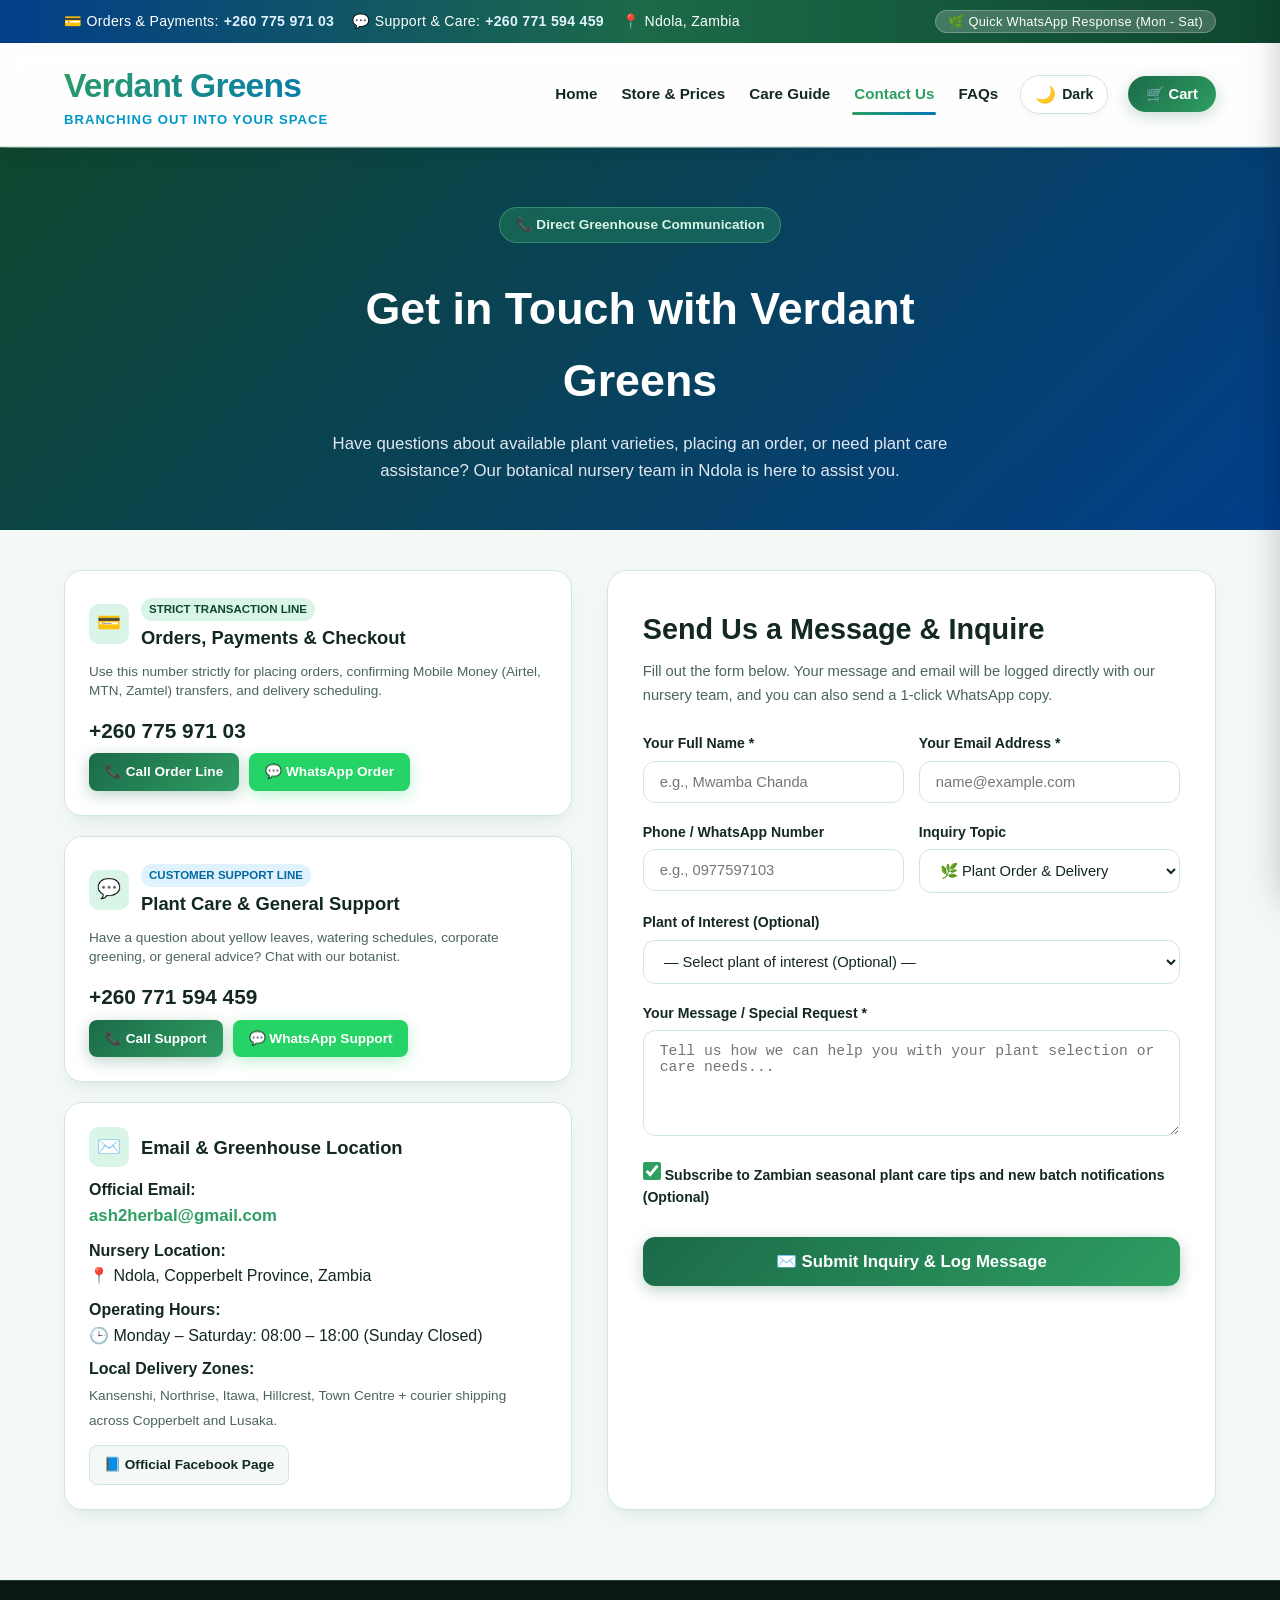
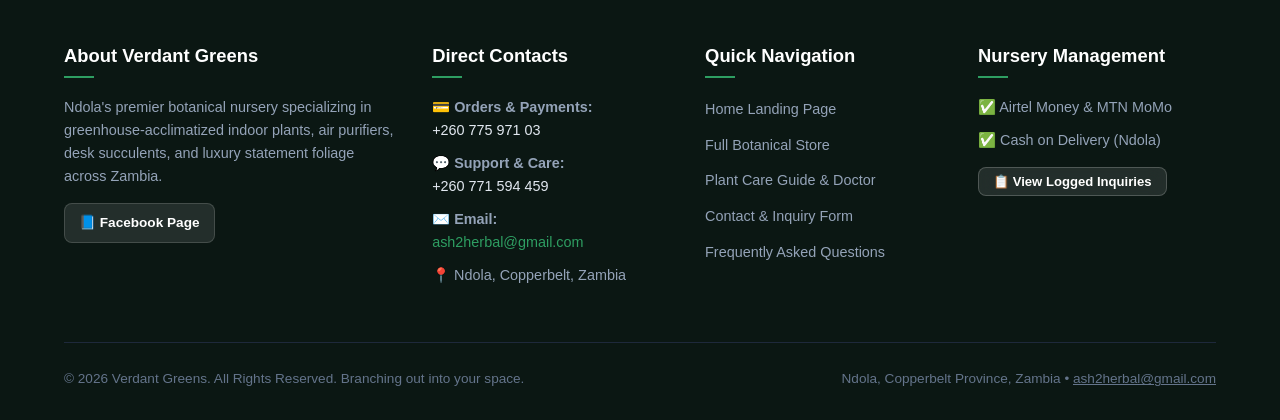
<file: Web Projects/Verdant greens/contact.html>
<!DOCTYPE html>
<html lang="en">
<head>
    <meta charset="UTF-8">
    <meta name="viewport" content="width=device-width, initial-scale=1.0">
    <title>Contact Us & Customer Support | Verdant Greens Ndola, Zambia</title>
    
    <!-- Meta description for Local Zambian SEO -->
    <meta name="description" content="Get in touch with Verdant Greens botanical nursery in Ndola, Zambia. WhatsApp orders on +260 775 971 03, plant care support on +260 771 594 459, or email ash2herbal@gmail.com.">
    <meta name="keywords" content="contact Verdant Greens, plant nursery Ndola phone, plant doctor WhatsApp Zambia, buy plants Copperbelt contact, ash2herbal@gmail.com">
    <meta name="author" content="Verdant Greens">
    <meta name="geo.region" content="ZM-02">
    <meta name="geo.placename" content="Ndola">
    
    <!-- Open Graph Meta -->
    <meta property="og:type" content="website">
    <meta property="og:locale" content="en_ZM">
    <meta property="og:site_name" content="Verdant Greens Zambia">
    <meta property="og:title" content="Contact Verdant Greens | Greenhouse Nursery Ndola, Zambia">
    <meta property="og:description" content="Reach our greenhouse team for direct WhatsApp plant orders, care advice, or send an inquiry with email logging.">
    <meta property="og:image" content="images/spectacles/spectacle-main-attraction.webp">
    <meta property="og:url" content="https://verdantgreens.com/contact.html">

    <!-- Schema.org ContactPage Data -->
    <script type="application/ld+json">
    {
      "@context": "https://schema.org",
      "@type": "ContactPage",
      "name": "Verdant Greens Contact Page",
      "description": "Contact information and plant inquiry form for Verdant Greens botanical nursery in Ndola, Zambia.",
      "url": "https://verdantgreens.com/contact.html",
      "mainEntity": {
        "@type": "LocalBusiness",
        "name": "Verdant Greens",
        "telephone": "+26077597103",
        "email": "ash2herbal@gmail.com",
        "address": {
          "@type": "PostalAddress",
          "addressLocality": "Ndola",
          "addressRegion": "Copperbelt",
          "addressCountry": "ZM"
        }
      }
    }
    </script>
    
    <!-- Main Style Sheet -->
    <link rel="stylesheet" href="style.css">
    
    <!-- Immediate Theme Application -->
    <script src="theme.js"></script>

    <!-- JavaScript Dependencies -->
    <script src="products.js" defer></script>
    <script src="cart.js" defer></script>
    <script src="contact.js" defer></script>
    <script src="script.js" defer></script>
</head>
<body>

    <!-- TOP ANNOUNCEMENT BAR -->
    <div class="top-bar">
        <div class="top-bar-info">
            <span>💳 Orders & Payments: <strong>+260 775 971 03</strong></span>
            <span>💬 Support & Care: <strong>+260 771 594 459</strong></span>
            <span>📍 Ndola, Zambia</span>
        </div>
        <div>
            <span class="top-bar-badge">🌿 Quick WhatsApp Response (Mon - Sat)</span>
        </div>
    </div>

    <!-- MAIN NAVIGATION HEADER -->
    <header class="main-header">
        <div class="brand-container">
            <a href="Index.html" class="brand-logo">Verdant Greens</a>
            <span class="brand-motto">Branching out into your space</span>
        </div>
        <nav class="main-nav">
            <a href="Index.html">Home</a>
            <a href="shop.html">Store & Prices</a>
            <a href="care-guide.html">Care Guide</a>
            <a href="contact.html" class="nav-active">Contact Us</a>
            <a href="Index.html#faq">FAQs</a>

            <!-- Theme Toggle Button -->
            <button class="theme-toggle-btn" aria-label="Toggle Dark Theme" title="Toggle Light / Dark Theme">
                <span class="theme-icon">🌙</span>
                <span class="theme-text">Dark</span>
            </button>
            
            <!-- Cart Navigation Trigger -->
            <button class="nav-cart-btn cart-trigger" aria-label="View Shopping Cart">
                <span>🛒 Cart</span>
                <span class="cart-count-badge" style="display: none;">0</span>
            </button>
        </nav>
    </header>

    <!-- CONTACT HERO SECTION -->
    <section class="contact-hero-section">
        <div class="contact-hero-content">
            <span class="hero-tag">📞 Direct Greenhouse Communication</span>
            <h1>Get in Touch with Verdant Greens</h1>
            <p>Have questions about available plant varieties, placing an order, or need plant care assistance? Our botanical nursery team in Ndola is here to assist you.</p>
        </div>
    </section>

    <!-- MAIN CONTACT GRID SECTION -->
    <main class="contact-grid-section">
        <div class="contact-layout-grid">
            
            <!-- Left Column: Official Contact Channels -->
            <div class="contact-info-col">
                
                <!-- Channel 1: Transactions & Orders -->
                <div class="contact-channel-card">
                    <div class="channel-header">
                        <div class="channel-icon">💳</div>
                        <div>
                            <span class="channel-tag transaction">Strict Transaction Line</span>
                            <h3 style="font-size: 1.15rem; color: var(--text-dark); margin-top: 2px;">Orders, Payments & Checkout</h3>
                        </div>
                    </div>
                    <p class="channel-desc">Use this number strictly for placing orders, confirming Mobile Money (Airtel, MTN, Zamtel) transfers, and delivery scheduling.</p>
                    <a href="tel:+26077597103" class="channel-number">+260 775 971 03</a>
                    <div class="channel-actions">
                        <a href="tel:+26077597103" class="btn btn-sm">📞 Call Order Line</a>
                        <a href="https://wa.me/26077597103?text=Hi%20Verdant%20Greens,%20I%20would%20like%20to%20place%20an%20order." target="_blank" rel="noopener noreferrer" class="btn btn-sm btn-whatsapp">💬 WhatsApp Order</a>
                    </div>
                </div>

                <!-- Channel 2: Extra Support & Plant Doctor -->
                <div class="contact-channel-card">
                    <div class="channel-header">
                        <div class="channel-icon">💬</div>
                        <div>
                            <span class="channel-tag support">Customer Support Line</span>
                            <h3 style="font-size: 1.15rem; color: var(--text-dark); margin-top: 2px;">Plant Care & General Support</h3>
                        </div>
                    </div>
                    <p class="channel-desc">Have a question about yellow leaves, watering schedules, corporate greening, or general advice? Chat with our botanist.</p>
                    <a href="tel:+260771594459" class="channel-number">+260 771 594 459</a>
                    <div class="channel-actions">
                        <a href="tel:+260771594459" class="btn btn-sm">📞 Call Support</a>
                        <a href="https://wa.me/260771594459?text=Hi%20Verdant%20Greens%20Support,%20I%20have%20a%20question%20about%20plant%20care." target="_blank" rel="noopener noreferrer" class="btn btn-sm btn-whatsapp">💬 WhatsApp Support</a>
                    </div>
                </div>

                <!-- Channel 3: Email & Location Details -->
                <div class="contact-channel-card">
                    <div class="channel-header">
                        <div class="channel-icon">✉️</div>
                        <div>
                            <h3 style="font-size: 1.15rem; color: var(--text-dark);">Email & Greenhouse Location</h3>
                        </div>
                    </div>
                    <p style="margin-bottom: 8px;">
                        <strong>Official Email:</strong><br>
                        <a href="mailto:ash2herbal@gmail.com" style="color: var(--verdant-accent); text-decoration: none; font-weight: 700; font-size: 1.05rem;">ash2herbal@gmail.com</a>
                    </p>
                    <p style="margin-bottom: 8px;">
                        <strong>Nursery Location:</strong><br>
                        <span>📍 Ndola, Copperbelt Province, Zambia</span>
                    </p>
                    <p style="margin-bottom: 8px;">
                        <strong>Operating Hours:</strong><br>
                        <span>🕒 Monday – Saturday: 08:00 – 18:00 (Sunday Closed)</span>
                    </p>
                    <p style="margin-bottom: 12px;">
                        <strong>Local Delivery Zones:</strong><br>
                        <span style="font-size: 0.85rem; color: var(--text-muted);">Kansenshi, Northrise, Itawa, Hillcrest, Town Centre + courier shipping across Copperbelt and Lusaka.</span>
                    </p>
                    <div class="footer-social-links" style="margin-top: 5px;">
                        <a href="https://web.facebook.com/profile.php?id=61593869917364" target="_blank" rel="noopener noreferrer" class="footer-social-btn" style="background: var(--bg-light); color: var(--text-dark); border-color: var(--border-color);">
                            <span>📘 Official Facebook Page</span>
                        </a>
                    </div>
                </div>
            </div>

            <!-- Right Column: Interactive Form with Email Logger -->
            <div class="contact-form-card" id="vg-contact-form-container">
                <h2>Send Us a Message & Inquire</h2>
                <p>Fill out the form below. Your message and email will be logged directly with our nursery team, and you can also send a 1-click WhatsApp copy.</p>

                <form id="vg-contact-form">
                    <div class="form-row-2">
                        <div class="form-group">
                            <label for="vg-name">Your Full Name *</label>
                            <input type="text" id="vg-name" class="vg-input" required placeholder="e.g., Mwamba Chanda">
                        </div>
                        <div class="form-group">
                            <label for="vg-email">Your Email Address *</label>
                            <input type="email" id="vg-email" class="vg-input" required placeholder="name@example.com">
                        </div>
                    </div>

                    <div class="form-row-2">
                        <div class="form-group">
                            <label for="vg-phone">Phone / WhatsApp Number</label>
                            <input type="tel" id="vg-phone" class="vg-input" placeholder="e.g., 0977597103">
                        </div>
                        <div class="form-group">
                            <label for="vg-topic">Inquiry Topic</label>
                            <select id="vg-topic" class="vg-input">
                                <option value="Plant Order & Delivery">🌿 Plant Order & Delivery</option>
                                <option value="Plant Care & Diagnosis">🩺 Plant Doctor / Health Question</option>
                                <option value="Custom Bundle Request">🎁 Custom Bundle / Multi-Plant Suite</option>
                                <option value="Office & Corporate Greening">💼 Office / Corporate Greening</option>
                                <option value="General Question">❓ General Inquiry</option>
                            </select>
                        </div>
                    </div>

                    <div class="form-group">
                        <label for="vg-plant-interest">Plant of Interest (Optional)</label>
                        <select id="vg-plant-interest" class="vg-input">
                            <option value="Not Specified">— Select plant of interest (Optional) —</option>
                            <option value="The Greenhouse Grand Masterpiece (K1,200)">The Greenhouse Grand Masterpiece (K1,200)</option>
                            <option value="Anthurium Giant Exotic (K1,100)">Anthurium Giant Exotic (K1,100)</option>
                            <option value="Architectural Giant Agave (K1,000)">Architectural Giant Agave (K1,000)</option>
                            <option value="King George's Royal Sword (K1,000)">King George's Royal Sword (K1,000)</option>
                            <option value="Greenhouse Botanical Trio Bundle (K1,000)">Greenhouse Botanical Trio Bundle (K1,000)</option>
                            <option value="Monstera Deliciosa (K950)">Monstera Deliciosa (K950)</option>
                            <option value="Deluxe Air-Purifier Duo (K950)">Deluxe Air-Purifier Duo (K950)</option>
                            <option value="Traveller's Palm Specimen (K900)">Traveller's Palm Specimen (K900)</option>
                            <option value="Anthurium Hookeri Pink Blossom (K850)">Anthurium Hookeri Pink Blossom (K850)</option>
                            <option value="ZZ / Zizi Plant (K850)">ZZ / Zizi Plant (K850)</option>
                            <option value="Grand Croton Petra Fire (K800)">Grand Croton Petra Fire (K800)</option>
                            <option value="Peace Lily Golden Mint (K800)">Peace Lily Golden Mint (K800)</option>
                            <option value="Ficus Burgundy Rubber Tree (K800)">Ficus Burgundy Rubber Tree (K800)</option>
                            <option value="Bamboo Palm Specimen (K600)">Bamboo Palm Specimen (K600)</option>
                            <option value="Ruay Sub Prosperity (K600)">Ruay Sub Prosperity (K600)</option>
                            <option value="Sansevieria Zeylanica (K550)">Sansevieria Zeylanica (K550)</option>
                            <option value="Croton Gold Dust (K500)">Croton Gold Dust (K500)</option>
                            <option value="Sansevieria Compacta Dwarf (K400)">Sansevieria Compacta Dwarf (K400)</option>
                        </select>
                    </div>

                    <div class="form-group">
                        <label for="vg-message">Your Message / Special Request *</label>
                        <textarea id="vg-message" rows="5" class="vg-input" required placeholder="Tell us how we can help you with your plant selection or care needs..."></textarea>
                    </div>

                    <div class="form-group">
                        <label class="checkbox-label">
                            <input type="checkbox" id="vg-newsletter" checked>
                            <span>Subscribe to Zambian seasonal plant care tips and new batch notifications (Optional)</span>
                        </label>
                    </div>

                    <button type="submit" class="btn btn-full" style="padding: 14px; font-size: 1.05rem; margin-top: 10px;">
                        ✉️ Submit Inquiry & Log Message
                    </button>
                </form>
            </div>

        </div>
    </main>

    <!-- FOOTER WITH CONTACT & SOCIALS -->
    <footer id="contact" class="main-footer">
        <div class="footer-content">
            <div class="footer-column">
                <h3>About Verdant Greens</h3>
                <p>Ndola's premier botanical nursery specializing in greenhouse-acclimatized indoor plants, air purifiers, desk succulents, and luxury statement foliage across Zambia.</p>
                <div class="footer-social-links">
                    <a href="https://web.facebook.com/profile.php?id=61593869917364" target="_blank" rel="noopener noreferrer" class="footer-social-btn" aria-label="Visit Facebook Page">
                        <span>📘 Facebook Page</span>
                    </a>
                </div>
            </div>

            <div class="footer-column">
                <h3>Direct Contacts</h3>
                <p>💳 <strong>Orders & Payments:</strong><br><a href="tel:+26077597103" style="color:#e2e8f0; text-decoration:none;">+260 775 971 03</a></p>
                <p>💬 <strong>Support & Care:</strong><br><a href="tel:+260771594459" style="color:#e2e8f0; text-decoration:none;">+260 771 594 459</a></p>
                <p>✉️ <strong>Email:</strong><br><a href="mailto:ash2herbal@gmail.com" style="color:var(--verdant-accent); text-decoration:none;">ash2herbal@gmail.com</a></p>
                <p>📍 Ndola, Copperbelt, Zambia</p>
            </div>

            <div class="footer-column">
                <h3>Quick Navigation</h3>
                <ul class="footer-links">
                    <li><a href="Index.html">Home Landing Page</a></li>
                    <li><a href="shop.html">Full Botanical Store</a></li>
                    <li><a href="care-guide.html">Plant Care Guide & Doctor</a></li>
                    <li><a href="contact.html">Contact & Inquiry Form</a></li>
                    <li><a href="Index.html#faq">Frequently Asked Questions</a></li>
                </ul>
            </div>

            <div class="footer-column">
                <h3>Nursery Management</h3>
                <p>✅ Airtel Money & MTN MoMo</p>
                <p>✅ Cash on Delivery (Ndola)</p>
                <div style="margin-top: 15px;">
                    <button class="btn btn-sm btn-secondary" data-action="open-leads-admin" style="font-size:0.82rem; padding: 6px 14px; background: rgba(255,255,255,0.1); border-color: rgba(255,255,255,0.2);">
                        📋 View Logged Inquiries <span class="vg-admin-leads-count" style="display:none;">0</span>
                    </button>
                </div>
            </div>
        </div>

        <div class="footer-bottom">
            <p>&copy; <span id="current-year">2026</span> Verdant Greens. All Rights Reserved. Branching out into your space.</p>
            <p>Ndola, Copperbelt Province, Zambia • <a href="mailto:ash2herbal@gmail.com" style="color:inherit;">ash2herbal@gmail.com</a></p>
        </div>
    </footer>

</body>
</html>
</file>
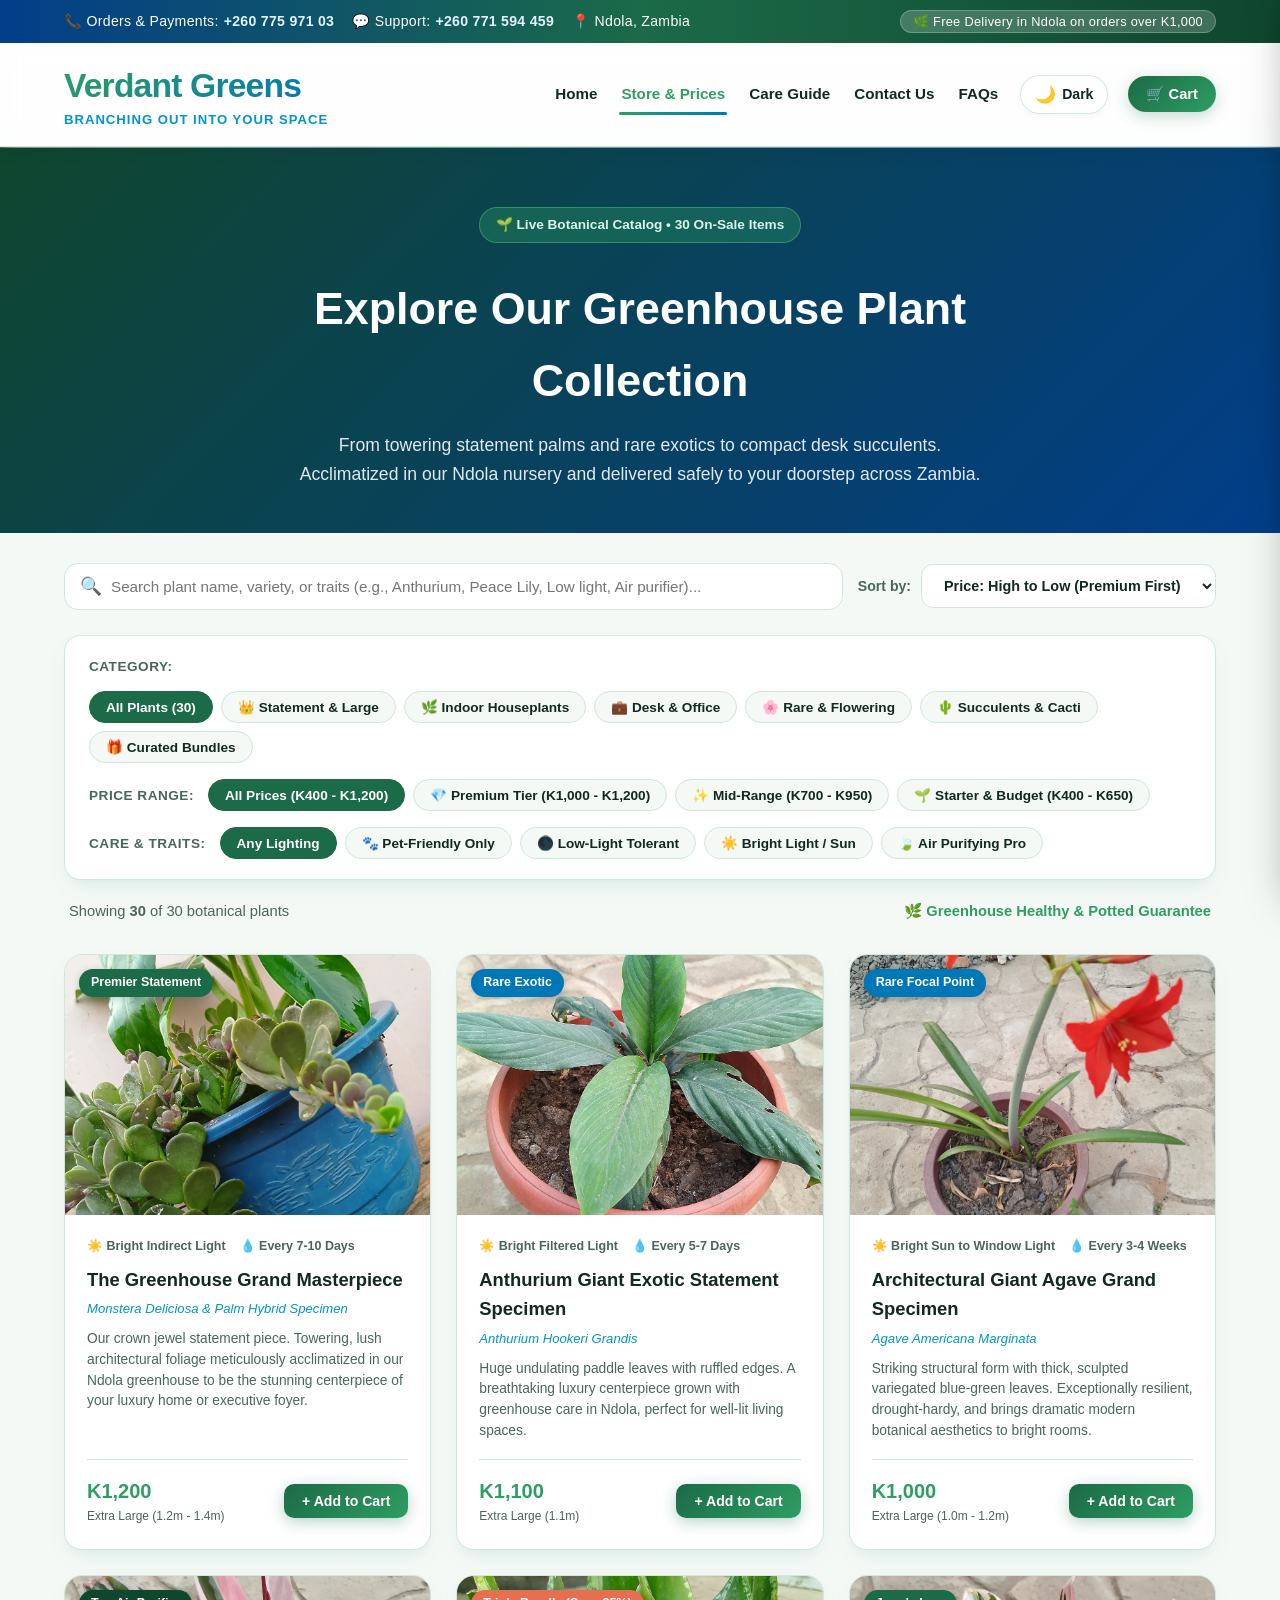
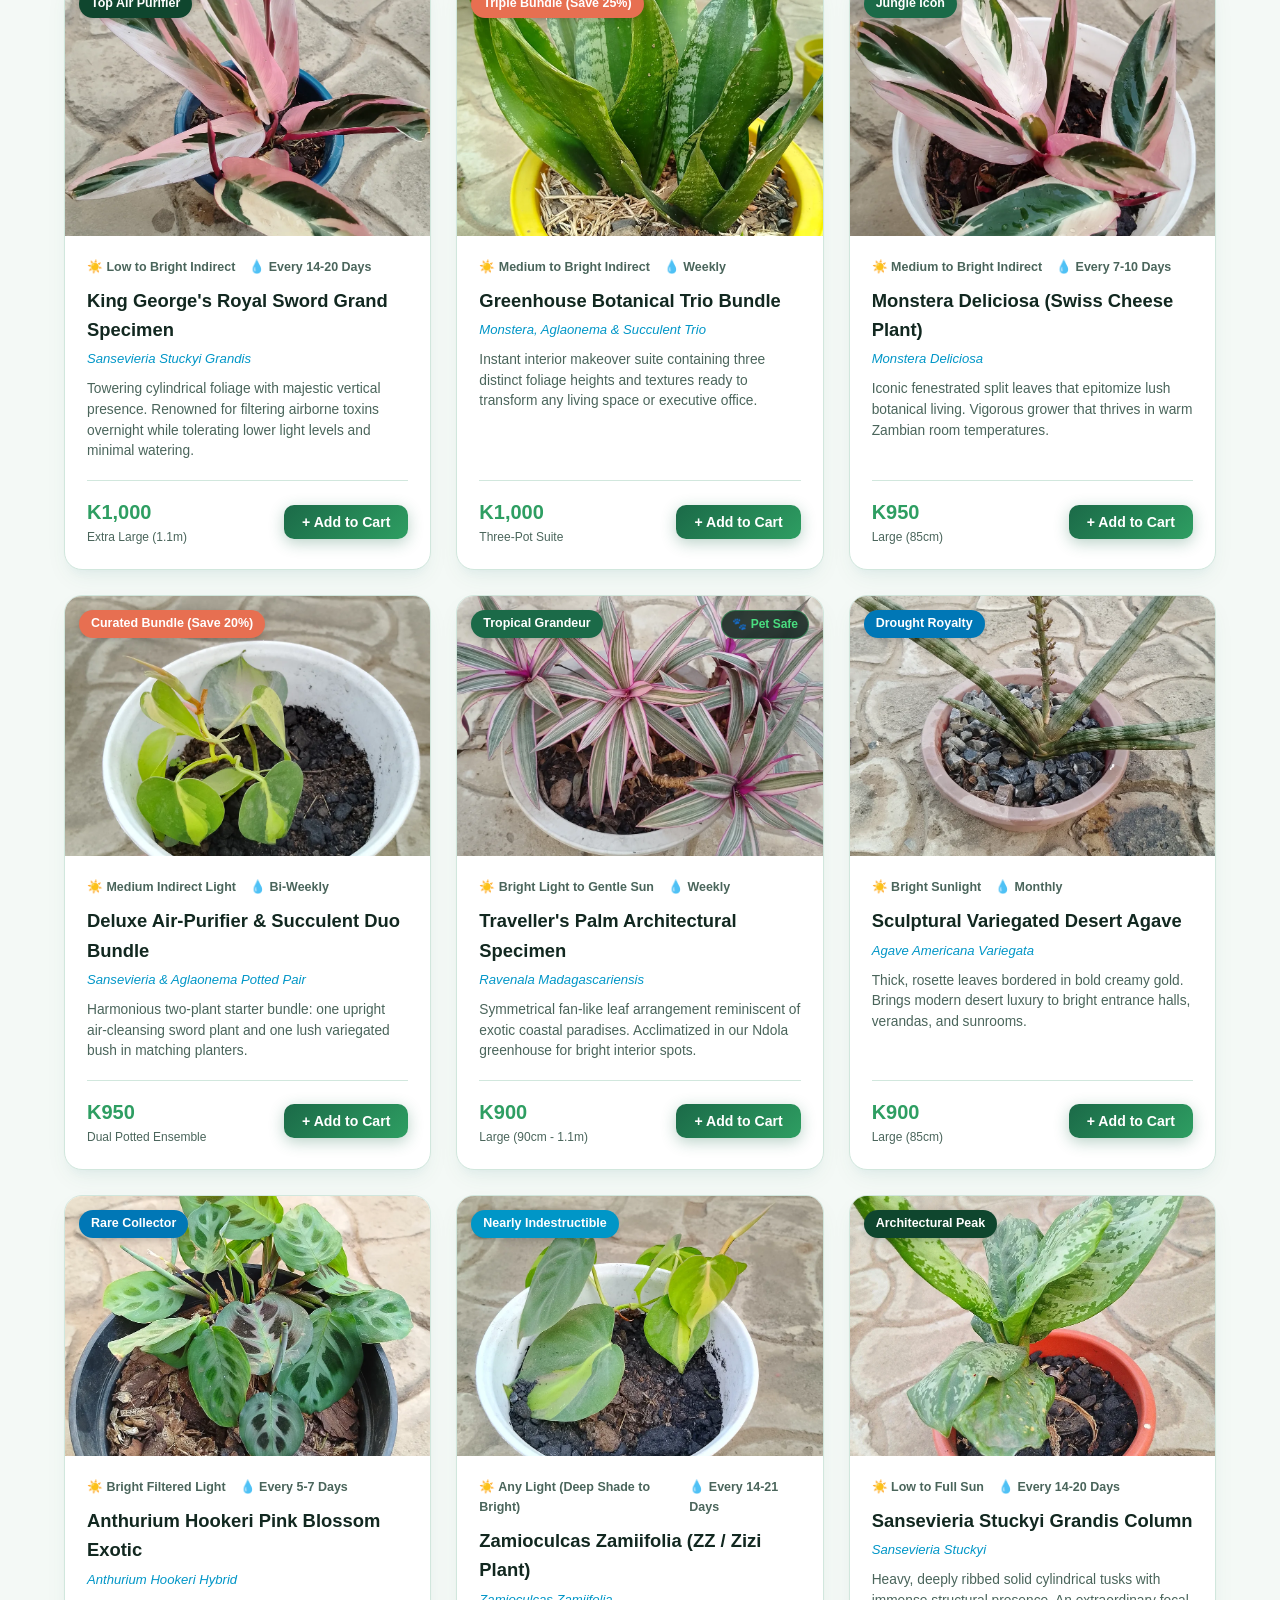
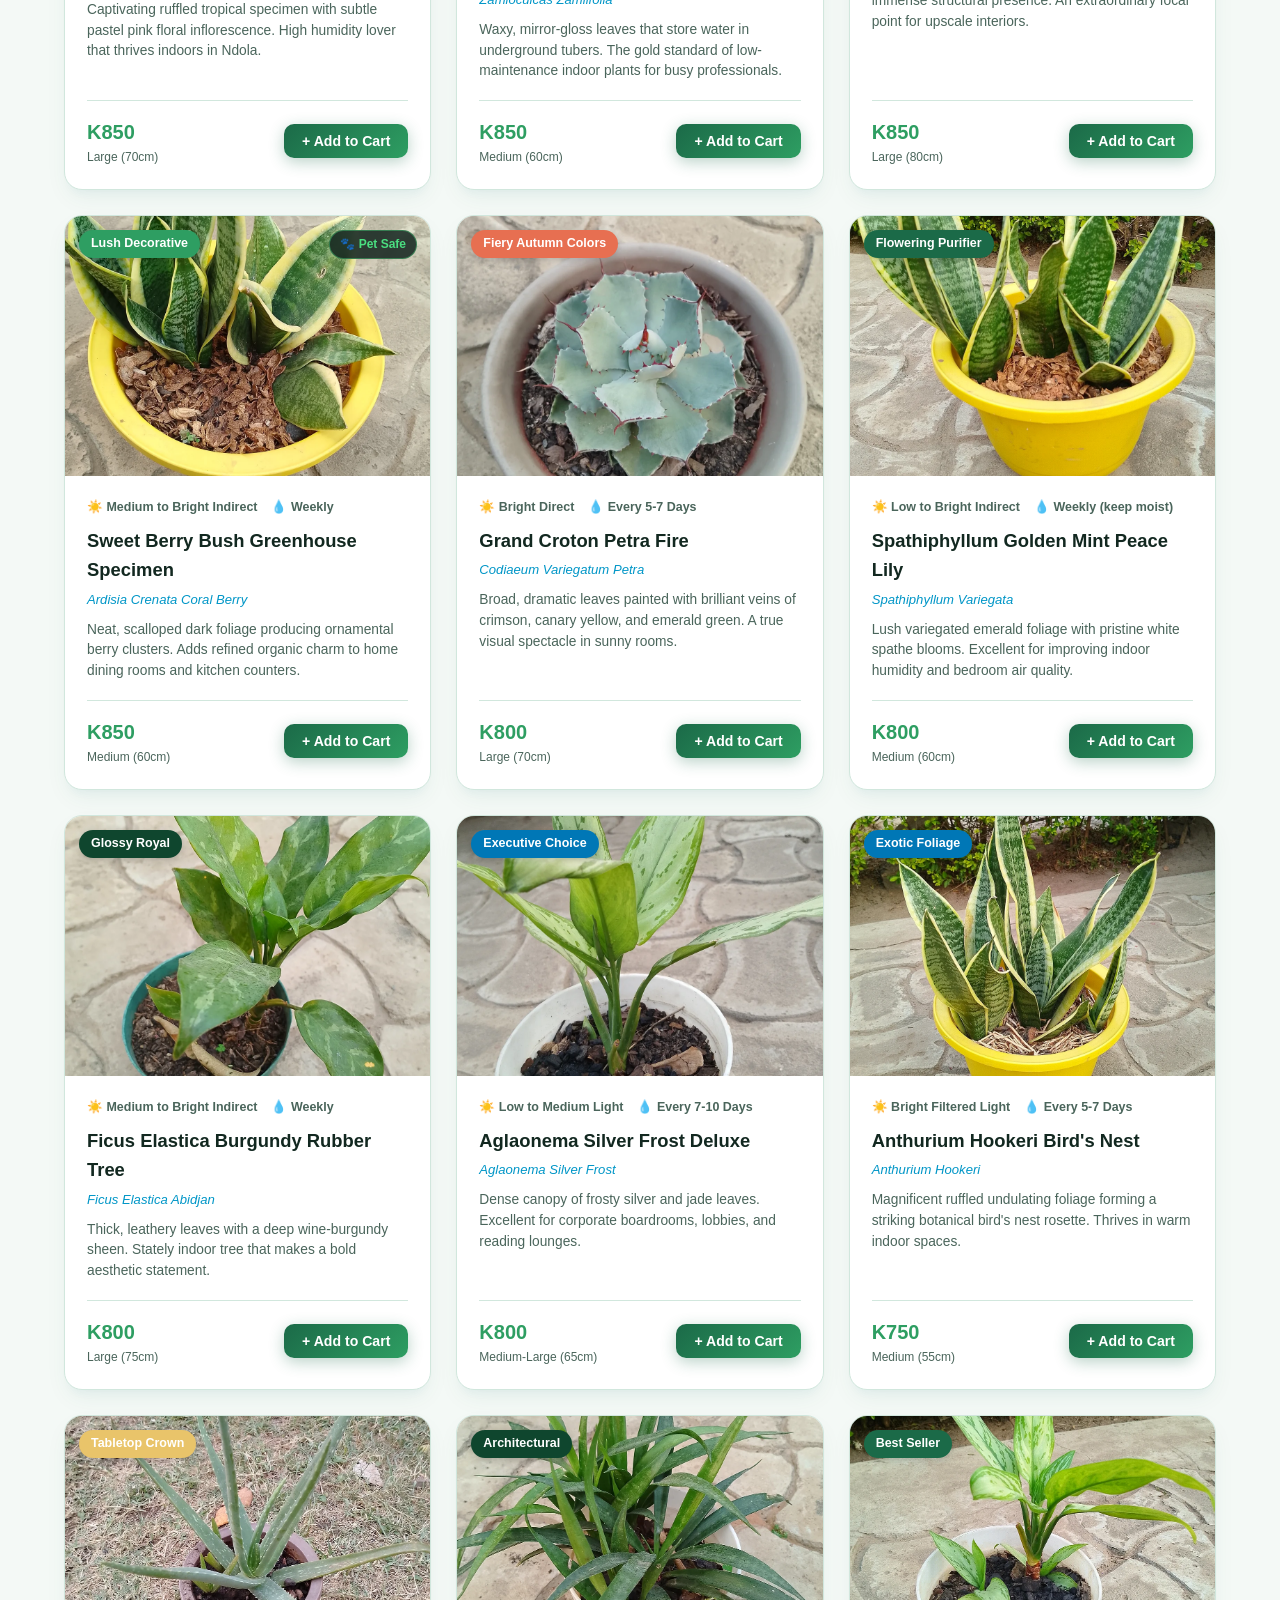
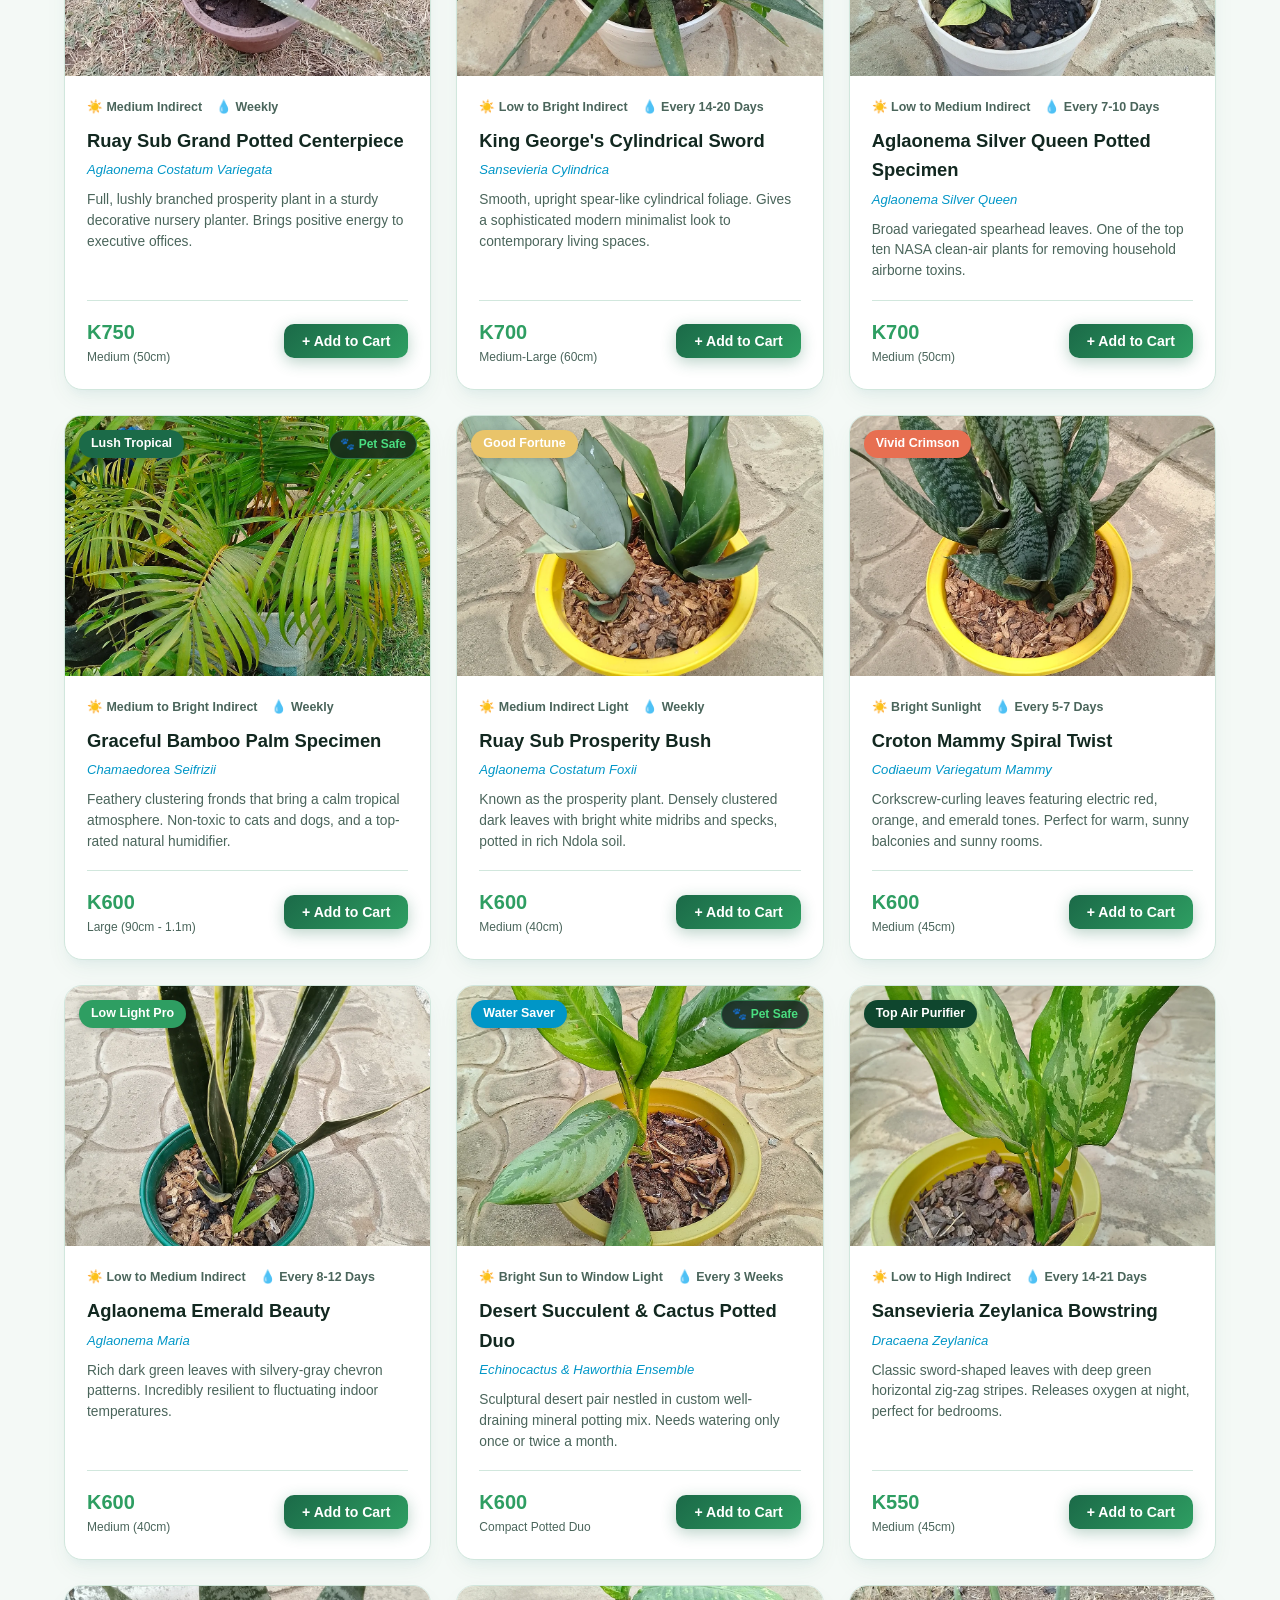
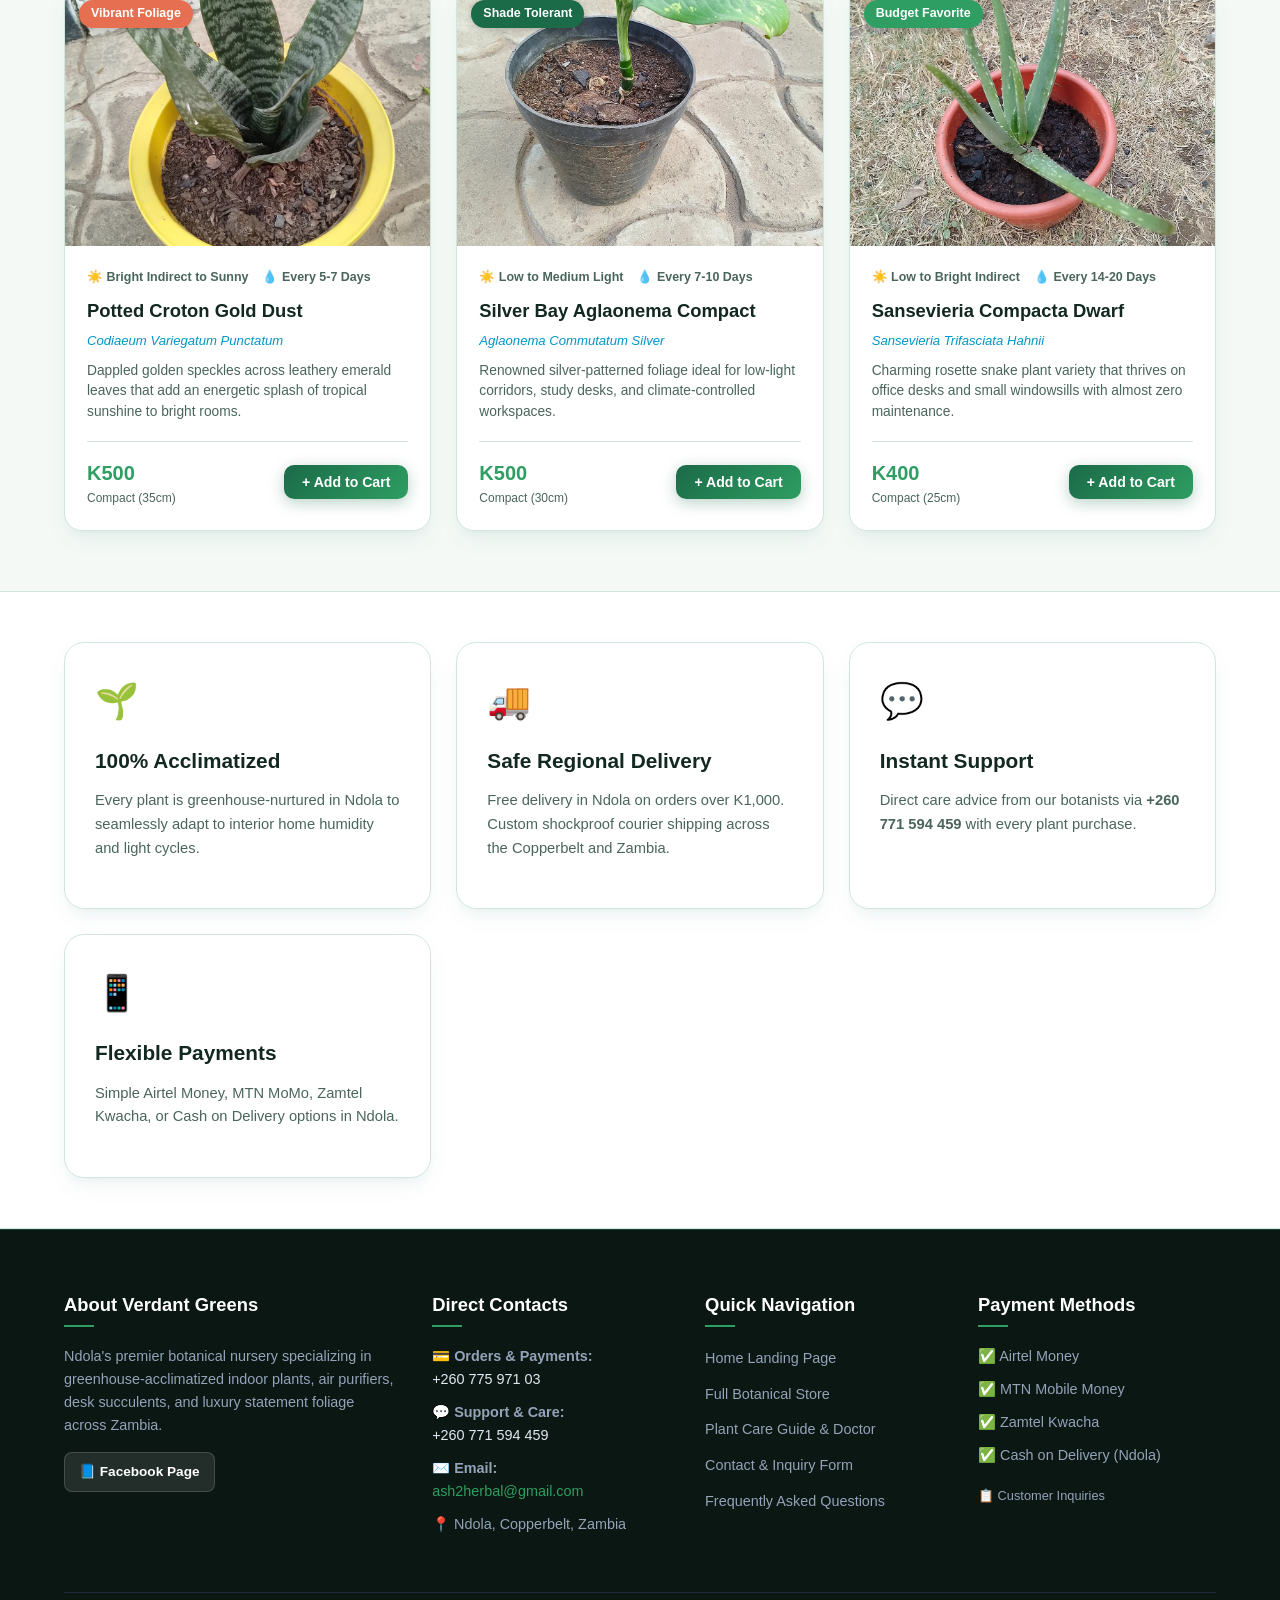
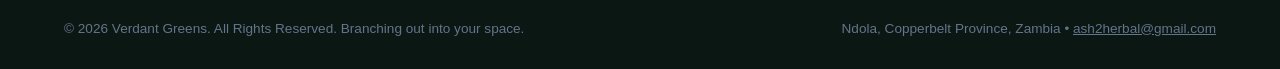
<file: Web Projects/Verdant greens/shop.html>
<!DOCTYPE html>
<html lang="en">
<head>
    <meta charset="UTF-8">
    <meta name="viewport" content="width=device-width, initial-scale=1.0">
    <title>Botanical Plant Store & Prices | Verdant Greens Ndola, Zambia</title>
    
    <!-- Meta description for Local Zambian SEO -->
    <meta name="description" content="Browse and buy healthy indoor plants, desk succulents, statement palms, and rare exotics in Ndola, Zambia. Live on-sale prices from K400 to K1,200 with free Ndola delivery over K1,000.">
    <meta name="keywords" content="buy indoor plants Ndola, plant prices Zambia, houseplant catalog Copperbelt, buy succulents Zambia, office desk plants, monstera price Zambia, snake plant Ndola">
    <meta name="author" content="Verdant Greens">
    <meta name="geo.region" content="ZM-02">
    <meta name="geo.placename" content="Ndola">
    
    <!-- Open Graph Meta -->
    <meta property="og:type" content="website">
    <meta property="og:locale" content="en_ZM">
    <meta property="og:site_name" content="Verdant Greens Zambia">
    <meta property="og:title" content="Botanical Plant Store & Prices | Verdant Greens Ndola">
    <meta property="og:description" content="30+ greenhouse-acclimatized plants with live prices (K400 - K1,200) and instant WhatsApp ordering in Zambia.">
    <meta property="og:image" content="images/products/the-greenhouse-masterpiece-k1200.webp">
    <meta property="og:url" content="https://verdantgreens.com/shop.html">

    <!-- Schema.org Store Catalog Data -->
    <script type="application/ld+json">
    {
      "@context": "https://schema.org",
      "@type": "Store",
      "name": "Verdant Greens Botanical Store",
      "image": "images/products/the-greenhouse-masterpiece-k1200.webp",
      "description": "Botanical plant catalog offering indoor greenery, statement palms, and desk plants in Ndola, Zambia.",
      "telephone": "+26077597103",
      "priceRange": "K400 - K1,200",
      "address": {
        "@type": "PostalAddress",
        "addressLocality": "Ndola",
        "addressRegion": "Copperbelt",
        "addressCountry": "ZM"
      }
    }
    </script>
    
    <!-- Main Stylesheet -->
    <link rel="stylesheet" href="style.css">
    
    <!-- Immediate Theme Application -->
    <script src="theme.js"></script>

    <!-- Deferred JavaScript Dependencies -->
    <script src="products.js" defer></script>
    <script src="cart.js" defer></script>
    <script src="contact.js" defer></script>
    <script src="shop.js" defer></script>
</head>
<body>

    <!-- TOP ANNOUNCEMENT BAR -->
    <div class="top-bar">
        <div class="top-bar-info">
            <span>📞 Orders & Payments: <strong>+260 775 971 03</strong></span>
            <span>💬 Support: <strong>+260 771 594 459</strong></span>
            <span>📍 Ndola, Zambia</span>
        </div>
        <div>
            <span class="top-bar-badge">🌿 Free Delivery in Ndola on orders over K1,000</span>
        </div>
    </div>

    <!-- MAIN NAVIGATION HEADER -->
    <header class="main-header">
        <div class="brand-container">
            <a href="Index.html" class="brand-logo">Verdant Greens</a>
            <span class="brand-motto">Branching out into your space</span>
        </div>
        <nav class="main-nav">
            <a href="Index.html">Home</a>
            <a href="shop.html" class="nav-active">Store & Prices</a>
            <a href="care-guide.html">Care Guide</a>
            <a href="contact.html">Contact Us</a>
            <a href="Index.html#faq">FAQs</a>

            <!-- Theme Toggle Button -->
            <button class="theme-toggle-btn" aria-label="Toggle Dark Theme" title="Toggle Light / Dark Theme">
                <span class="theme-icon">🌙</span>
                <span class="theme-text">Dark</span>
            </button>
            
            <!-- Cart Navigation Trigger -->
            <button class="nav-cart-btn cart-trigger" aria-label="View Shopping Cart">
                <span>🛒 Cart</span>
                <span class="cart-count-badge" style="display: none;">0</span>
            </button>
        </nav>
    </header>

    <!-- STORE HERO & BANNER -->
    <section class="store-hero-section">
        <div class="store-hero-content">
            <span class="hero-tag">🌱 Live Botanical Catalog • 30 On-Sale Items</span>
            <h1>Explore Our Greenhouse Plant Collection</h1>
            <p>From towering statement palms and rare exotics to compact desk succulents. Acclimatized in our Ndola nursery and delivered safely to your doorstep across Zambia.</p>
        </div>
    </section>

    <!-- STORE SEARCH & FILTER TOOLBAR -->
    <div class="store-controls-container">
        <!-- Search & Sort Row -->
        <div class="search-sort-bar">
            <div class="search-box">
                <span class="search-icon">🔍</span>
                <input type="text" id="vg-store-search" placeholder="Search plant name, variety, or traits (e.g., Anthurium, Peace Lily, Low light, Air purifier)..." aria-label="Search plants">
            </div>
            <div class="sort-box">
                <label for="vg-sort-select">Sort by:</label>
                <select id="vg-sort-select" class="sort-select">
                    <option value="price-desc" selected>Price: High to Low (Premium First)</option>
                    <option value="price-asc">Price: Low to High (Budget First)</option>
                    <option value="popular">Popular & Featured Picks</option>
                    <option value="name-asc">Botanical Name (A to Z)</option>
                </select>
            </div>
        </div>

        <!-- Filter Clusters -->
        <div class="filters-wrapper">
            <!-- Category Filters -->
            <div class="filter-group">
                <span class="filter-label">Category:</span>
                <div class="filter-pills-list">
                    <button class="filter-pill active" data-category="all">All Plants (30)</button>
                    <button class="filter-pill" data-category="statement">👑 Statement & Large</button>
                    <button class="filter-pill" data-category="indoor">🌿 Indoor Houseplants</button>
                    <button class="filter-pill" data-category="office">💼 Desk & Office</button>
                    <button class="filter-pill" data-category="rare">🌸 Rare & Flowering</button>
                    <button class="filter-pill" data-category="succulent">🌵 Succulents & Cacti</button>
                    <button class="filter-pill" data-category="bundle">🎁 Curated Bundles</button>
                </div>
            </div>

            <!-- Price Tier Dedicated Quick Filters -->
            <div class="filter-group">
                <span class="filter-label">Price Range:</span>
                <div class="filter-pills-list">
                    <button class="price-pill active" data-price="all">All Prices (K400 - K1,200)</button>
                    <button class="price-pill" data-price="1000-1200">💎 Premium Tier (K1,000 - K1,200)</button>
                    <button class="price-pill" data-price="700-950">✨ Mid-Range (K700 - K950)</button>
                    <button class="price-pill" data-price="400-650">🌱 Starter & Budget (K400 - K650)</button>
                </div>
            </div>

            <!-- Care & Environment Filters -->
            <div class="filter-group">
                <span class="filter-label">Care & Traits:</span>
                <div class="filter-pills-list">
                    <button class="care-pill active" data-care="all">Any Lighting</button>
                    <button class="care-pill" data-care="pet">🐾 Pet-Friendly Only</button>
                    <button class="care-pill" data-care="low-light">🌑 Low-Light Tolerant</button>
                    <button class="care-pill" data-care="bright">☀️ Bright Light / Sun</button>
                    <button class="care-pill" data-care="purifier">🍃 Air Purifying Pro</button>
                </div>
            </div>
        </div>

        <!-- Dynamic Results Counter -->
        <div class="catalog-results-header">
            <span id="vg-results-count">Showing 30 of 30 botanical plants</span>
            <span class="price-guarantee-note">🌿 Greenhouse Healthy & Potted Guarantee</span>
        </div>
    </div>

    <!-- MAIN PRODUCT CATALOG GRID -->
    <main class="store-grid-section">
        <div id="vg-store-product-grid" class="store-grid">
            <!-- Populated dynamically via shop.js from products.js -->
        </div>
    </main>

    <!-- VALUE PROPOSITIONS BANNER -->
    <section class="trust-banner-section" style="padding: 50px 5%; background: var(--surface); border-top: 1px solid var(--border-color); border-bottom: 1px solid var(--border-color);">
        <div class="golden-rules-grid">
            <div class="rule-card">
                <div class="rule-icon-box">🌱</div>
                <h3>100% Acclimatized</h3>
                <p>Every plant is greenhouse-nurtured in Ndola to seamlessly adapt to interior home humidity and light cycles.</p>
            </div>
            <div class="rule-card">
                <div class="rule-icon-box">🚚</div>
                <h3>Safe Regional Delivery</h3>
                <p>Free delivery in Ndola on orders over K1,000. Custom shockproof courier shipping across the Copperbelt and Zambia.</p>
            </div>
            <div class="rule-card">
                <div class="rule-icon-box">💬</div>
                <h3>Instant Support</h3>
                <p>Direct care advice from our botanists via <strong>+260 771 594 459</strong> with every plant purchase.</p>
            </div>
            <div class="rule-card">
                <div class="rule-icon-box">📱</div>
                <h3>Flexible Payments</h3>
                <p>Simple Airtel Money, MTN MoMo, Zamtel Kwacha, or Cash on Delivery options in Ndola.</p>
            </div>
        </div>
    </section>

    <!-- FOOTER WITH CONTACT & SOCIALS -->
    <footer id="contact" class="main-footer">
        <div class="footer-content">
            <div class="footer-column">
                <h3>About Verdant Greens</h3>
                <p>Ndola's premier botanical nursery specializing in greenhouse-acclimatized indoor plants, air purifiers, desk succulents, and luxury statement foliage across Zambia.</p>
                <div class="footer-social-links">
                    <a href="https://web.facebook.com/profile.php?id=61593869917364" target="_blank" rel="noopener noreferrer" class="footer-social-btn" aria-label="Visit Facebook Page">
                        <span>📘 Facebook Page</span>
                    </a>
                </div>
            </div>

            <div class="footer-column">
                <h3>Direct Contacts</h3>
                <p>💳 <strong>Orders & Payments:</strong><br><a href="tel:+26077597103" style="color:#e2e8f0; text-decoration:none;">+260 775 971 03</a></p>
                <p>💬 <strong>Support & Care:</strong><br><a href="tel:+260771594459" style="color:#e2e8f0; text-decoration:none;">+260 771 594 459</a></p>
                <p>✉️ <strong>Email:</strong><br><a href="mailto:ash2herbal@gmail.com" style="color:var(--verdant-accent); text-decoration:none;">ash2herbal@gmail.com</a></p>
                <p>📍 Ndola, Copperbelt, Zambia</p>
            </div>

            <div class="footer-column">
                <h3>Quick Navigation</h3>
                <ul class="footer-links">
                    <li><a href="Index.html">Home Landing Page</a></li>
                    <li><a href="shop.html">Full Botanical Store</a></li>
                    <li><a href="care-guide.html">Plant Care Guide & Doctor</a></li>
                    <li><a href="contact.html">Contact & Inquiry Form</a></li>
                    <li><a href="Index.html#faq">Frequently Asked Questions</a></li>
                </ul>
            </div>

            <div class="footer-column">
                <h3>Payment Methods</h3>
                <p>✅ Airtel Money</p>
                <p>✅ MTN Mobile Money</p>
                <p>✅ Zamtel Kwacha</p>
                <p>✅ Cash on Delivery (Ndola)</p>
                <div style="margin-top: 15px;">
                    <a href="contact.html#admin" data-action="open-leads-admin" style="font-size:0.8rem; color:#94a3b8; text-decoration:none;">
                        📋 Customer Inquiries <span class="vg-admin-leads-count" style="display:none;">0</span>
                    </a>
                </div>
            </div>
        </div>

        <div class="footer-bottom">
            <p>&copy; <span id="current-year">2026</span> Verdant Greens. All Rights Reserved. Branching out into your space.</p>
            <p>Ndola, Copperbelt Province, Zambia • <a href="mailto:ash2herbal@gmail.com" style="color:inherit;">ash2herbal@gmail.com</a></p>
        </div>
    </footer>

</body>
</html>
</file>
<file: styles.css>
/* CSS Variables for Dynamic Dark/Light Mode */
:root {
    --bg-primary: #0f172a;
    --bg-secondary: #1e293b;
    --bg-card: #1e293b;
    --text-primary: #f8fafc;
    --text-secondary: #94a3b8;
    --accent: #38bdf8;
    --accent-hover: #0284c7;
    --border-color: #334155;
    --shadow: 0 10px 15px -3px rgba(0, 0, 0, 0.3);
    --font-family: 'Segoe UI', system-ui, -apple-system, sans-serif;
    --transition: all 0.3s ease;
}

/* Light Theme Overrides */
body.light-mode {
    --bg-primary: #f8fafc;
    --bg-secondary: #f1f5f9;
    --bg-card: #ffffff;
    --text-primary: #0f172a;
    --text-secondary: #475569;
    --accent: #0284c7;
    --accent-hover: #0369a1;
    --border-color: #e2e8f0;
    --shadow: 0 10px 15px -3px rgba(0, 0, 0, 0.08);
}

* {
    margin: 0;
    padding: 0;
    box-sizing: border-box;
}

html {
    scroll-behavior: smooth;
    scroll-padding-top: 6rem;
}

body {
    font-family: var(--font-family);
    background-color: var(--bg-primary);
    color: var(--text-primary);
    line-height: 1.6;
    transition: var(--transition);
}

.container {
    max-width: 1100px;
    margin: 0 auto;
    padding: 0 1.5rem;
}

/* Sticky Navbar */
.navbar {
    position: sticky;
    top: 0;
    background-color: var(--bg-primary);
    border-bottom: 1px solid var(--border-color);
    z-index: 1000;
    padding: 1rem 0;
}

.nav-container {
    max-width: 1100px;
    margin: 0 auto;
    padding: 0 1.5rem;
    display: flex;
    justify-content: space-between;
    align-items: center;
}

.nav-logo {
    font-size: 1.25rem;
    font-weight: 700;
    color: var(--accent);
    text-decoration: none;
}

.nav-links {
    display: flex;
    list-style: none;
    gap: 1.5rem;
}

.nav-links a {
    color: var(--text-secondary);
    text-decoration: none;
    font-weight: 500;
    transition: var(--transition);
}

.nav-links a:hover {
    color: var(--accent);
}

.skip-link {
    position: absolute;
    top: 0.5rem;
    left: 0.5rem;
    z-index: 1100;
    padding: 0.5rem 0.75rem;
    background: var(--bg-card);
    color: var(--text-primary);
    border: 1px solid var(--accent);
    transform: translateY(-150%);
}

.skip-link:focus {
    transform: translateY(0);
}

:focus-visible {
    outline: 3px solid var(--accent);
    outline-offset: 3px;
}

.btn-theme {
    background: none;
    border: 1px solid var(--border-color);
    color: var(--text-primary);
    padding: 0.5rem 0.75rem;
    border-radius: 0.5rem;
    cursor: pointer;
    transition: var(--transition);
}

.btn-theme:hover {
    background-color: var(--bg-secondary);
    color: var(--accent);
}

/* Hero Section */
.hero-section {
    padding: 6rem 1.5rem;
    text-align: center;
    background: radial-gradient(circle at center, var(--bg-secondary) 0%, var(--bg-primary) 100%);
}

.hero-content {
    max-width: 800px;
    margin: 0 auto;
}

.badge {
    background-color: rgba(56, 189, 248, 0.1);
    color: var(--accent);
    padding: 0.35rem 0.85rem;
    border-radius: 2rem;
    font-size: 0.875rem;
    font-weight: 600;
    border: 1px solid var(--accent);
    display: inline-block;
    margin-bottom: 1rem;
}

.hero-section h1 {
    font-size: 2.5rem;
    margin-bottom: 1rem;
    line-height: 1.2;
}

.hero-subtitle {
    font-size: 1.15rem;
    color: var(--text-secondary);
    margin-bottom: 2rem;
}

.hero-buttons {
    display: flex;
    justify-content: center;
    gap: 1rem;
}

/* Buttons */
.btn {
    padding: 0.75rem 1.5rem;
    border-radius: 0.5rem;
    font-weight: 600;
    text-decoration: none;
    cursor: pointer;
    border: none;
    transition: var(--transition);
}

.btn-primary {
    background-color: var(--accent);
    color: #ffffff;
}

.btn-primary:hover {
    background-color: var(--accent-hover);
}

.btn-secondary {
    background-color: transparent;
    color: var(--text-primary);
    border: 1px solid var(--border-color);
}

.btn-secondary:hover {
    background-color: var(--bg-secondary);
}

/* General Section Layouts */
.section {
    padding: 5rem 0;
}

.bg-alt {
    background-color: var(--bg-secondary);
}

.section-title {
    font-size: 2rem;
    text-align: center;
    margin-bottom: 2.5rem;
}

/* Category Filter Controls */
.filter-controls {
    display: flex;
    justify-content: center;
    flex-wrap: wrap;
    gap: 0.5rem;
    margin-bottom: 2rem;
}

.filter-btn {
    padding: 0.5rem 1rem;
    background: var(--bg-card);
    border: 1px solid var(--border-color);
    color: var(--text-secondary);
    border-radius: 0.375rem;
    cursor: pointer;
    transition: var(--transition);
}

.filter-btn.active, .filter-btn:hover {
    background-color: var(--accent);
    color: #ffffff;
    border-color: var(--accent);
}

/* Responsive Grid for Skills */
.skills-grid {
    display: grid;
    grid-template-columns: repeat(auto-fill, minmax(280px, 1fr));
    gap: 1.5rem;
}

.skill-card {
    background-color: var(--bg-card);
    border: 1px solid var(--border-color);
    border-radius: 0.75rem;
    padding: 1.5rem;
    box-shadow: var(--shadow);
    transition: var(--transition);
}

.skill-card:hover {
    transform: translateY(-4px);
    border-color: var(--accent);
}

.skill-icon {
    font-size: 2rem;
    color: var(--accent);
    margin-bottom: 1rem;
}

.skill-card h3 {
    margin-bottom: 0.5rem;
    font-size: 1.2rem;
}

.skill-card p {
    color: var(--text-secondary);
    font-size: 0.95rem;
}

/* Accordion for Capability Domains */
.accordion {
    max-width: 850px;
    margin: 0 auto;
    display: flex;
    flex-direction: column;
    gap: 1rem;
}

.accordion-item {
    background-color: var(--bg-card);
    border: 1px solid var(--border-color);
    border-radius: 0.5rem;
    overflow: hidden;
}

.accordion-header {
    width: 100%;
    padding: 1.25rem;
    background: none;
    border: none;
    color: var(--text-primary);
    font-size: 1.05rem;
    font-weight: 600;
    display: flex;
    justify-content: space-between;
    align-items: center;
    cursor: pointer;
    text-align: left;
}

.accordion-icon {
    transition: transform 0.3s ease;
    color: var(--accent);
}

.accordion-item.active .accordion-icon {
    transform: rotate(180deg);
}

.accordion-content {
    max-height: 0;
    overflow: hidden;
    transition: max-height 0.3s ease-out, padding 0.3s ease;
    padding: 0 1.25rem;
}

.accordion-item.active .accordion-content {
    padding: 1rem 1.25rem;
    max-height: 500px;
}

.accordion-content ul {
    list-style-type: disc;
    padding-left: 1.25rem;
    color: var(--text-secondary);
}

.accordion-content li {
    margin-bottom: 0.75rem;
}

.accordion-content li strong {
    color: var(--text-primary);
}

.project-grid {
    display: grid;
    grid-template-columns: repeat(auto-fit, minmax(min(100%, 420px), 1fr));
    gap: 1.25rem;
}

.project-card {
    display: flex;
    flex-direction: column;
    gap: 1rem;
    min-width: 0;
    padding: 1.5rem;
    background-color: var(--bg-card);
    border: 1px solid var(--border-color);
    border-radius: 0.5rem;
    box-shadow: var(--shadow);
    transition: var(--transition);
}

.project-card:hover {
    border-color: var(--accent);
    transform: translateY(-3px);
}

.project-heading {
    display: flex;
    align-items: center;
    gap: 1rem;
}

.project-icon {
    flex: 0 0 auto;
    color: var(--accent);
    font-size: 1.75rem;
}

.project-heading h3 {
    font-size: 1.25rem;
}

.project-type,
.project-tech {
    color: var(--text-secondary);
    font-size: 0.9rem;
}

.project-links {
    display: flex;
    flex-wrap: wrap;
    gap: 0.65rem 1rem;
}

.project-links a {
    color: var(--accent);
    font-weight: 600;
    text-decoration: none;
}

.project-links a:hover {
    color: var(--accent-hover);
    text-decoration: underline;
}

.project-list {
    display: grid;
    gap: 0.75rem;
    padding-left: 1.25rem;
    color: var(--text-secondary);
}

.project-list strong {
    color: var(--text-primary);
}

.contact-panel {
    max-width: 760px;
    margin: 0 auto;
    padding: 2rem;
    text-align: center;
    background-color: var(--bg-card);
    border: 1px solid var(--border-color);
    border-radius: 0.5rem;
    box-shadow: var(--shadow);
}

.contact-actions {
    display: flex;
    flex-wrap: wrap;
    justify-content: center;
    gap: 0.75rem;
    margin-top: 1.5rem;
}

.footer-content {
    display: grid;
    justify-items: center;
    gap: 0.75rem;
}

.footer-links {
    display: flex;
    flex-wrap: wrap;
    justify-content: center;
    gap: 0.5rem 1rem;
}

.footer-links a {
    color: var(--accent);
    text-decoration: none;
}

.footer-links a:hover {
    text-decoration: underline;
}

.contact-methods {
    display: grid;
    grid-template-columns: repeat(auto-fit, minmax(min(100%, 220px), 1fr));
    gap: 1rem;
    margin-bottom: 2rem;
}

.contact-method {
    padding: 1.25rem;
    background: var(--bg-card);
    border: 1px solid var(--border-color);
    border-radius: 0.5rem;
}

.contact-method i {
    margin-right: 0.5rem;
    color: var(--accent);
}

.contact-method h3 {
    margin-bottom: 0.5rem;
}

.contact-method a {
    color: var(--accent);
    overflow-wrap: anywhere;
}

.guide-content {
    max-width: 850px;
    margin: 0 auto;
}

.guide-content h3 {
    margin: 1.5rem 0 0.5rem;
}

.guide-content p,
.guide-content li {
    color: var(--text-secondary);
}

.guide-content ul,
.guide-content ol {
    padding-left: 1.5rem;
}

.guide-content li {
    margin: 0.5rem 0;
}

.guide-content a {
    color: var(--accent);
}

.proposal-actions {
    display: flex;
    flex-wrap: wrap;
    align-items: center;
    gap: 0.75rem;
}

.proposal-section {
    margin-top: 3rem;
}

.proposal-actions .btn {
    font: inherit;
}

.form-status a {
    color: var(--accent);
}

/* Contact Section Form */
.contact-wrapper {
    max-width: 600px;
    margin: 0 auto;
    background-color: var(--bg-card);
    padding: 2rem;
    border-radius: 0.75rem;
    border: 1px solid var(--border-color);
    box-shadow: var(--shadow);
}

.contact-form .form-group {
    margin-bottom: 1.25rem;
}

.contact-form label {
    display: block;
    margin-bottom: 0.5rem;
    font-weight: 500;
    color: var(--text-primary);
}

.contact-form input,
.contact-form textarea {
    width: 100%;
    padding: 0.75rem;
    background-color: var(--bg-primary);
    border: 1px solid var(--border-color);
    border-radius: 0.375rem;
    color: var(--text-primary);
    font-family: inherit;
    transition: var(--transition);
}

.contact-form input:focus,
.contact-form textarea:focus {
    outline: none;
    border-color: var(--accent);
}

.form-status {
    margin-top: 1rem;
    font-weight: 500;
    text-align: center;
}

/* Footer */
footer {
    border-top: 1px solid var(--border-color);
    padding: 2rem 0;
    text-align: center;
    color: var(--text-secondary);
    font-size: 0.9rem;
}

/* Mobile Responsiveness */
@media (max-width: 900px) {
    .nav-container {
        flex-wrap: wrap;
        gap: 0.75rem 1rem;
    }

    .nav-container nav {
        order: 3;
        flex: 1 0 100%;
        overflow-x: auto;
    }

    .nav-links {
        display: flex;
        width: max-content;
        gap: 1.25rem;
        padding: 0.25rem 0;
    }

    .nav-links li {
        white-space: nowrap;
    }
}

@media (max-width: 768px) {
    .hero-section h1 {
        font-size: 1.85rem;
    }

    .section {
        padding: 3.5rem 0;
    }

    .project-card,
    .contact-panel {
        padding: 1.25rem;
    }

    .hero-buttons .btn {
        padding: 0.75rem 1rem;
    }
}

@media (prefers-reduced-motion: reduce) {
    *,
    *::before,
    *::after {
        scroll-behavior: auto !important;
        transition-duration: 0.01ms !important;
        animation-duration: 0.01ms !important;
    }
}
</file>
<file: Web Projects/Verdant greens/style.css>
/* ==========================================================================
   VERDANT GREENS - MODERN BOTANICAL STYLESHEET
   Tropical Lush Palette + Complete Light/Dark Theme Engine
   Ndola, Copperbelt Province, Zambia
   ========================================================================== */

:root {
    /* Tropical Lush Light Theme */
    --verdant-primary: #1b6a48;
    --verdant-dark: #0f462e;
    --verdant-light: #d8f5e7;
    --verdant-accent: #2e9e62;
    --emerald-glow: #38b000;
    
    --cerulean-primary: #0077b6;
    --cerulean-dark: #023e8a;
    --cerulean-light: #e0f2fe;
    --cerulean-accent: #0096c7;
    --cerulean-glow: #38bdf8;

    --coral-accent: #e76f51;
    --coral-light: #ffe5d9;
    --amber-accent: #e9c46a;
    --amber-light: #fefae0;

    --bg-light: #f4f9f6;
    --surface: #ffffff;
    --surface-glass: rgba(255, 255, 255, 0.85);
    --surface-input: #ffffff;
    --text-dark: #122820;
    --text-muted: #4a655b;
    --white: #ffffff;
    --border-color: #d1e7dd;
    
    --shadow-soft: 0 10px 25px -5px rgba(27, 106, 72, 0.08), 0 8px 10px -6px rgba(0, 119, 182, 0.05);
    --shadow-hover: 0 20px 35px -10px rgba(27, 106, 72, 0.18);
    --shadow-modal: 0 25px 60px -15px rgba(15, 70, 46, 0.35);
}

/* --- TROPICAL JUNGLE DARK THEME --- */
[data-theme="dark"] {
    --verdant-primary: #40916c;
    --verdant-dark: #1b4332;
    --verdant-light: #16362b;
    --verdant-accent: #52b788;
    --emerald-glow: #70e000;
    
    --cerulean-primary: #38bdf8;
    --cerulean-dark: #0369a1;
    --cerulean-light: #112836;
    --cerulean-accent: #0284c7;
    --cerulean-glow: #7dd3fc;

    --coral-accent: #f07167;
    --coral-light: #3e1b18;
    --amber-accent: #fbbf24;
    --amber-light: #3d3110;

    --bg-light: #0b1713;
    --surface: #12241e;
    --surface-glass: rgba(18, 36, 30, 0.88);
    --surface-input: #183028;
    --text-dark: #e8f5ed;
    --text-muted: #8bb5a4;
    --white: #ffffff;
    --border-color: #1f4336;
    
    --shadow-soft: 0 10px 30px -5px rgba(0, 0, 0, 0.5);
    --shadow-hover: 0 20px 40px -10px rgba(0, 0, 0, 0.7);
    --shadow-modal: 0 30px 70px -15px rgba(0, 0, 0, 0.85);
}

/* Base reset */
* {
    box-sizing: border-box;
    margin: 0;
    padding: 0;
    transition: background-color 0.25s ease, border-color 0.25s ease, color 0.25s ease;
}

body {
    font-family: 'Segoe UI', -apple-system, BlinkMacSystemFont, Roboto, sans-serif;
    color: var(--text-dark);
    background-color: var(--bg-light);
    line-height: 1.6;
    min-height: 100vh;
    display: flex;
    flex-direction: column;
}

/* --- TOP ANNOUNCEMENT BAR --- */
.top-bar {
    background: linear-gradient(90deg, var(--cerulean-dark), var(--verdant-primary), var(--verdant-dark));
    color: var(--white);
    padding: 10px 5%;
    display: flex;
    justify-content: space-between;
    align-items: center;
    font-size: 0.88rem;
    letter-spacing: 0.3px;
    position: relative;
    z-index: 1001;
}

.top-bar-info {
    display: flex;
    gap: 18px;
    flex-wrap: wrap;
}

.top-bar-info span {
    display: inline-flex;
    align-items: center;
    gap: 5px;
}

.top-bar-info strong {
    color: #e0f2fe;
}

.top-bar-badge {
    background: rgba(255, 255, 255, 0.2);
    padding: 3px 12px;
    border-radius: 20px;
    font-size: 0.8rem;
    backdrop-filter: blur(4px);
    border: 1px solid rgba(255, 255, 255, 0.25);
}

/* --- HEADER & NAVIGATION --- */
.main-header {
    background: var(--surface-glass);
    backdrop-filter: blur(12px);
    -webkit-backdrop-filter: blur(12px);
    display: flex;
    justify-content: space-between;
    align-items: center;
    padding: 16px 5%;
    position: sticky;
    top: 0;
    z-index: 1000;
    box-shadow: 0 4px 20px rgba(0,0,0,0.05);
    border-bottom: 1px solid var(--border-color);
}

.brand-container {
    display: flex;
    flex-direction: column;
}

.brand-logo {
    font-size: 2.1rem;
    font-weight: 800;
    background: linear-gradient(135deg, var(--verdant-accent), var(--cerulean-primary));
    -webkit-background-clip: text;
    -webkit-text-fill-color: transparent;
    text-decoration: none;
    letter-spacing: -0.8px;
}

.brand-motto {
    font-size: 0.82rem;
    color: var(--cerulean-accent);
    font-weight: 600;
    letter-spacing: 1px;
    text-transform: uppercase;
    margin-top: -3px;
}

.main-nav {
    display: flex;
    align-items: center;
    gap: 20px;
}

.main-nav a {
    text-decoration: none;
    color: var(--text-dark);
    font-weight: 600;
    font-size: 0.95rem;
    transition: all 0.25s ease;
    position: relative;
    padding: 6px 2px;
}

.main-nav a:hover,
.main-nav a.nav-active {
    color: var(--verdant-accent);
}

.main-nav a.nav-active::after {
    content: '';
    position: absolute;
    width: 100%;
    height: 3px;
    bottom: -2px;
    left: 0;
    background: linear-gradient(90deg, var(--verdant-accent), var(--cerulean-primary));
    border-radius: 2px;
}

/* Theme Toggle Button */
.theme-toggle-btn {
    background: var(--surface-input);
    border: 1px solid var(--border-color);
    color: var(--text-dark);
    padding: 8px 14px;
    border-radius: 30px;
    cursor: pointer;
    font-size: 0.88rem;
    font-weight: 600;
    display: inline-flex;
    align-items: center;
    gap: 6px;
    transition: all 0.3s ease;
    box-shadow: 0 2px 8px rgba(0,0,0,0.04);
}

.theme-toggle-btn:hover {
    border-color: var(--verdant-accent);
    transform: translateY(-1px);
    box-shadow: 0 4px 12px rgba(46, 158, 98, 0.2);
}

.theme-toggle-btn .theme-icon {
    font-size: 1.05rem;
}

/* Nav Cart Button */
.nav-cart-btn {
    background: linear-gradient(135deg, var(--verdant-primary), var(--verdant-accent));
    color: var(--white);
    border: none;
    padding: 9px 18px;
    border-radius: 30px;
    font-weight: 700;
    font-size: 0.92rem;
    cursor: pointer;
    display: inline-flex;
    align-items: center;
    gap: 8px;
    box-shadow: 0 4px 15px rgba(27, 106, 72, 0.25);
    transition: all 0.25s ease;
}

.nav-cart-btn:hover {
    transform: translateY(-2px);
    box-shadow: 0 6px 20px rgba(27, 106, 72, 0.35);
}

.cart-count-badge {
    background: var(--coral-accent);
    color: var(--white);
    font-size: 0.75rem;
    font-weight: 800;
    padding: 2px 7px;
    border-radius: 12px;
}

/* --- HERO SECTION --- */
.hero-container {
    padding: 35px 5%;
    background: linear-gradient(180deg, var(--cerulean-light) 0%, var(--bg-light) 100%);
}

.hero {
    position: relative;
    border-radius: 24px;
    overflow: hidden;
    min-height: 480px;
    display: flex;
    align-items: center;
    background: linear-gradient(110deg, rgba(11, 23, 19, 0.88) 0%, rgba(15, 70, 46, 0.72) 50%, rgba(0, 119, 182, 0.45) 100%), 
                url('images/spectacles/spectacle-display-image-1.webp') center/cover no-repeat;
    box-shadow: var(--shadow-soft);
    padding: 60px;
    color: var(--white);
    border: 1px solid rgba(255, 255, 255, 0.15);
}

.hero-content {
    max-width: 600px;
    z-index: 2;
}

.hero-tag {
    display: inline-block;
    background: rgba(46, 158, 98, 0.35);
    border: 1px solid rgba(82, 183, 136, 0.5);
    color: #d8f5e7;
    padding: 6px 16px;
    border-radius: 30px;
    font-size: 0.85rem;
    font-weight: 600;
    margin-bottom: 20px;
    backdrop-filter: blur(8px);
}

.hero h1 {
    font-size: 3.2rem;
    line-height: 1.15;
    margin-bottom: 18px;
    font-weight: 800;
    color: var(--white);
}

.hero p {
    font-size: 1.15rem;
    margin-bottom: 30px;
    color: #e2e8f0;
    font-weight: 400;
}

.hero-buttons {
    display: flex;
    gap: 15px;
    flex-wrap: wrap;
}

.btn {
    background: linear-gradient(135deg, var(--verdant-primary), var(--verdant-accent));
    color: var(--white);
    padding: 13px 28px;
    text-decoration: none;
    border-radius: 12px;
    font-weight: 700;
    font-size: 0.98rem;
    transition: all 0.25s ease;
    box-shadow: 0 4px 15px rgba(27, 106, 72, 0.3);
    display: inline-flex;
    align-items: center;
    justify-content: center;
    gap: 8px;
    border: none;
    cursor: pointer;
}

.btn:hover {
    transform: translateY(-2px);
    box-shadow: 0 8px 25px rgba(27, 106, 72, 0.4);
    color: var(--white);
}

.btn-secondary {
    background: rgba(255, 255, 255, 0.18);
    border: 1px solid rgba(255, 255, 255, 0.35);
    backdrop-filter: blur(10px);
    box-shadow: none;
    color: var(--white);
}

.btn-secondary:hover {
    background: rgba(255, 255, 255, 0.3);
    box-shadow: none;
}

.btn-whatsapp {
    background: #25d366;
    color: var(--white);
    box-shadow: 0 4px 15px rgba(37, 211, 102, 0.3);
}

.btn-whatsapp:hover {
    background: #20bd5a;
    box-shadow: 0 8px 25px rgba(37, 211, 102, 0.4);
}

.btn-momo {
    background: linear-gradient(135deg, #0077b6, #023e8a);
    color: var(--white);
}

.btn-sm {
    padding: 8px 16px;
    font-size: 0.85rem;
    border-radius: 8px;
}

.btn-danger {
    background: #e63946;
    color: var(--white);
}

.btn-full {
    width: 100%;
}

.hero-stats {
    position: absolute;
    right: 50px;
    display: flex;
    flex-direction: column;
    gap: 15px;
    z-index: 2;
}

.stat-card {
    background: rgba(18, 36, 30, 0.6);
    backdrop-filter: blur(14px);
    border: 1px solid rgba(255, 255, 255, 0.2);
    padding: 16px 22px;
    border-radius: 16px;
    display: flex;
    align-items: center;
    gap: 14px;
    color: var(--white);
    min-width: 220px;
}

.stat-icon {
    width: 44px;
    height: 44px;
    border-radius: 12px;
    background: var(--verdant-light);
    color: var(--verdant-dark);
    display: flex;
    align-items: center;
    justify-content: center;
    font-size: 1.3rem;
    font-weight: bold;
}

/* PROMO CARDS GRID */
.promo-grid {
    display: grid;
    grid-template-columns: repeat(auto-fit, minmax(300px, 1fr));
    gap: 25px;
    padding: 20px 5% 45px;
}

.promo-card {
    position: relative;
    height: 220px;
    border-radius: 18px;
    overflow: hidden;
    display: flex;
    flex-direction: column;
    justify-content: flex-end;
    padding: 25px;
    text-decoration: none;
    color: var(--white);
    box-shadow: var(--shadow-soft);
    border: 1px solid var(--border-color);
}

.promo-card img {
    position: absolute;
    top: 0;
    left: 0;
    width: 100%;
    height: 100%;
    object-fit: cover;
    z-index: 1;
    transition: transform 0.5s ease;
}

.promo-card:hover img {
    transform: scale(1.06);
}

.promo-card-overlay {
    position: absolute;
    top: 0;
    left: 0;
    width: 100%;
    height: 100%;
    background: linear-gradient(180deg, rgba(11, 23, 19, 0.1) 0%, rgba(11, 23, 19, 0.88) 100%);
    z-index: 2;
}

.promo-card-content {
    position: relative;
    z-index: 3;
}

.promo-card h3 {
    font-size: 1.4rem;
    font-weight: 700;
    margin-bottom: 5px;
}

.promo-card p {
    font-size: 0.9rem;
    opacity: 0.9;
    margin-bottom: 12px;
}

.promo-link {
    font-size: 0.88rem;
    font-weight: 700;
    color: var(--verdant-accent);
}

/* --- SECTION HEADERS --- */
.section-header {
    text-align: center;
    margin-bottom: 40px;
}

.section-subtitle {
    text-transform: uppercase;
    letter-spacing: 2px;
    font-size: 0.82rem;
    font-weight: 800;
    color: var(--cerulean-accent);
    display: block;
    margin-bottom: 8px;
}

.section-title {
    font-size: 2.4rem;
    font-weight: 800;
    color: var(--text-dark);
    letter-spacing: -0.5px;
}

.section-intro {
    max-width: 650px;
    margin: 10px auto 0;
    color: var(--text-muted);
    font-size: 1.05rem;
}

/* --- HOME SPECTACLE & BUNDLE SHOWCASE --- */
.spectacles-section {
    padding: 60px 5%;
    background: var(--surface);
    border-top: 1px solid var(--border-color);
    border-bottom: 1px solid var(--border-color);
}

.spectacle-filters-bar {
    display: flex;
    justify-content: center;
    gap: 10px;
    flex-wrap: wrap;
    margin-bottom: 35px;
}

.spectacle-pill {
    background: var(--bg-light);
    border: 1px solid var(--border-color);
    color: var(--text-dark);
    padding: 9px 20px;
    border-radius: 30px;
    font-size: 0.9rem;
    font-weight: 600;
    cursor: pointer;
    transition: all 0.25s ease;
}

.spectacle-pill:hover,
.spectacle-pill.active {
    background: var(--verdant-primary);
    color: var(--white);
    border-color: var(--verdant-primary);
    box-shadow: 0 4px 12px rgba(27, 106, 72, 0.25);
}

.spectacle-grid {
    display: grid;
    grid-template-columns: repeat(auto-fill, minmax(280px, 1fr));
    gap: 25px;
}

.spectacle-card {
    background: var(--surface);
    border-radius: 18px;
    overflow: hidden;
    border: 1px solid var(--border-color);
    box-shadow: var(--shadow-soft);
    display: flex;
    flex-direction: column;
    cursor: pointer;
    transition: all 0.3s ease;
}

.spectacle-card:hover {
    transform: translateY(-5px);
    box-shadow: var(--shadow-hover);
    border-color: var(--verdant-accent);
}

.spectacle-image-wrap {
    position: relative;
    height: 260px;
    overflow: hidden;
    background: var(--bg-light);
}

.spectacle-image-wrap img {
    width: 100%;
    height: 100%;
    object-fit: cover;
    transition: transform 0.5s ease;
}

.spectacle-card:hover .spectacle-image-wrap img {
    transform: scale(1.08);
}

.spectacle-category-badge {
    position: absolute;
    top: 14px;
    left: 14px;
    background: var(--surface-glass);
    color: var(--verdant-primary);
    padding: 4px 12px;
    border-radius: 20px;
    font-size: 0.78rem;
    font-weight: 700;
    backdrop-filter: blur(6px);
    border: 1px solid var(--border-color);
}

.spectacle-zoom-btn {
    position: absolute;
    bottom: 14px;
    right: 14px;
    background: rgba(11, 23, 19, 0.75);
    color: var(--white);
    border: 1px solid rgba(255, 255, 255, 0.3);
    padding: 6px 14px;
    border-radius: 20px;
    font-size: 0.78rem;
    font-weight: 600;
    cursor: pointer;
    backdrop-filter: blur(6px);
    opacity: 0.9;
    transition: all 0.2s ease;
}

.spectacle-zoom-btn:hover {
    opacity: 1;
    background: var(--verdant-primary);
}

.spectacle-body {
    padding: 20px;
    display: flex;
    flex-direction: column;
    flex-grow: 1;
}

.spectacle-title {
    font-size: 1.15rem;
    font-weight: 700;
    color: var(--text-dark);
    margin-bottom: 8px;
}

.spectacle-desc {
    font-size: 0.88rem;
    color: var(--text-muted);
    line-height: 1.5;
    margin-bottom: 15px;
    flex-grow: 1;
}

.spectacle-tags {
    display: flex;
    flex-wrap: wrap;
    gap: 6px;
}

.spectacle-tag {
    background: var(--bg-light);
    color: var(--text-muted);
    font-size: 0.75rem;
    padding: 3px 8px;
    border-radius: 6px;
    font-weight: 600;
    border: 1px solid var(--border-color);
}

/* Lightbox Modal */
.vg-lightbox-container {
    max-width: 900px;
    width: 95%;
    padding: 0;
    overflow: hidden;
}

.lightbox-content {
    display: grid;
    grid-template-columns: 1.2fr 1fr;
}

.lightbox-img-wrap {
    height: 480px;
    background: #000;
}

.lightbox-img-wrap img {
    width: 100%;
    height: 100%;
    object-fit: cover;
}

.lightbox-details {
    padding: 35px 30px;
    display: flex;
    flex-direction: column;
    justify-content: center;
}

.lightbox-details h2 {
    font-size: 1.8rem;
    margin: 10px 0 12px;
    color: var(--text-dark);
}

.lightbox-details p {
    color: var(--text-muted);
    font-size: 0.95rem;
    line-height: 1.6;
}

/* --- RATINGS & TRUST HUB --- */
.ratings-hub-section {
    padding: 60px 5%;
    background: var(--bg-light);
}

.trust-stats-grid {
    display: grid;
    grid-template-columns: repeat(auto-fit, minmax(220px, 1fr));
    gap: 20px;
    margin-bottom: 45px;
}

.trust-stat-box {
    background: var(--surface);
    padding: 24px;
    border-radius: 16px;
    border: 1px solid var(--border-color);
    text-align: center;
    box-shadow: var(--shadow-soft);
}

.trust-stat-num {
    font-size: 2.2rem;
    font-weight: 800;
    color: var(--verdant-accent);
    margin-bottom: 4px;
}

.trust-stat-title {
    font-weight: 700;
    font-size: 0.95rem;
    color: var(--text-dark);
}

.trust-stat-sub {
    font-size: 0.8rem;
    color: var(--text-muted);
    margin-top: 4px;
}

.testimonials-grid {
    display: grid;
    grid-template-columns: repeat(auto-fit, minmax(300px, 1fr));
    gap: 25px;
}

.testimonial-card {
    background: var(--surface);
    padding: 28px;
    border-radius: 18px;
    border: 1px solid var(--border-color);
    box-shadow: var(--shadow-soft);
    display: flex;
    flex-direction: column;
    justify-content: space-between;
}

.testimonial-stars {
    color: #f59e0b;
    font-size: 1.1rem;
    margin-bottom: 12px;
}

.testimonial-quote {
    font-size: 0.96rem;
    color: var(--text-dark);
    line-height: 1.6;
    margin-bottom: 20px;
    font-style: italic;
}

.testimonial-author-row {
    display: flex;
    align-items: center;
    gap: 12px;
}

.author-avatar {
    width: 44px;
    height: 44px;
    border-radius: 50%;
    background: linear-gradient(135deg, var(--verdant-primary), var(--cerulean-primary));
    color: var(--white);
    display: flex;
    align-items: center;
    justify-content: center;
    font-weight: 700;
    font-size: 1.1rem;
}

.author-info strong {
    display: block;
    color: var(--text-dark);
    font-size: 0.92rem;
}

.author-location {
    font-size: 0.78rem;
    color: var(--text-muted);
}

.verified-buyer-badge {
    background: var(--verdant-light);
    color: var(--verdant-dark);
    padding: 2px 8px;
    border-radius: 10px;
    font-size: 0.7rem;
    font-weight: 700;
    margin-left: 6px;
}

/* --- STORE CONTROLS & GRID --- */
.store-hero-section {
    background: linear-gradient(135deg, var(--verdant-dark), var(--cerulean-dark));
    color: var(--white);
    padding: 60px 5% 45px;
    text-align: center;
}

.store-hero-content {
    max-width: 700px;
    margin: 0 auto;
}

.store-hero-content h1 {
    font-size: 2.8rem;
    font-weight: 800;
    margin: 10px 0 15px;
}

.store-hero-content p {
    font-size: 1.1rem;
    color: #e2e8f0;
}

.store-controls-container {
    padding: 30px 5% 10px;
}

.search-sort-bar {
    display: flex;
    gap: 15px;
    align-items: center;
    margin-bottom: 25px;
}

.search-box {
    flex-grow: 1;
    position: relative;
    display: flex;
    align-items: center;
}

.search-icon {
    position: absolute;
    left: 16px;
    font-size: 1.1rem;
    color: var(--text-muted);
}

.search-box input {
    width: 100%;
    padding: 14px 18px 14px 46px;
    border-radius: 14px;
    border: 1px solid var(--border-color);
    background: var(--surface-input);
    color: var(--text-dark);
    font-size: 0.95rem;
    outline: none;
    transition: all 0.25s ease;
}

.search-box input:focus {
    border-color: var(--verdant-accent);
    box-shadow: 0 0 0 3px rgba(46, 158, 98, 0.2);
}

.sort-box {
    display: flex;
    align-items: center;
    gap: 10px;
    white-space: nowrap;
}

.sort-box label {
    font-size: 0.88rem;
    font-weight: 600;
    color: var(--text-muted);
}

.sort-select {
    padding: 12px 18px;
    border-radius: 12px;
    border: 1px solid var(--border-color);
    background: var(--surface-input);
    color: var(--text-dark);
    font-size: 0.9rem;
    font-weight: 600;
    outline: none;
    cursor: pointer;
}

.filters-wrapper {
    background: var(--surface);
    padding: 20px 24px;
    border-radius: 16px;
    border: 1px solid var(--border-color);
    box-shadow: var(--shadow-soft);
    display: flex;
    flex-direction: column;
    gap: 16px;
}

.filter-group {
    display: flex;
    align-items: center;
    gap: 14px;
    flex-wrap: wrap;
}

.filter-label {
    font-size: 0.85rem;
    font-weight: 700;
    color: var(--text-muted);
    min-width: 100px;
    text-transform: uppercase;
    letter-spacing: 0.5px;
}

.filter-pills-list {
    display: flex;
    gap: 8px;
    flex-wrap: wrap;
}

.filter-pill, .price-pill, .care-pill {
    background: var(--bg-light);
    border: 1px solid var(--border-color);
    color: var(--text-dark);
    padding: 7px 16px;
    border-radius: 20px;
    font-size: 0.85rem;
    font-weight: 600;
    cursor: pointer;
    transition: all 0.2s ease;
}

.filter-pill:hover, .price-pill:hover, .care-pill:hover,
.filter-pill.active, .price-pill.active, .care-pill.active {
    background: var(--verdant-primary);
    color: var(--white);
    border-color: var(--verdant-primary);
}

.catalog-results-header {
    display: flex;
    justify-content: space-between;
    align-items: center;
    padding: 20px 5px 10px;
    font-size: 0.92rem;
    color: var(--text-muted);
}

.price-guarantee-note {
    color: var(--verdant-accent);
    font-weight: 600;
}

/* Store Products Grid */
.store-grid-section {
    padding: 10px 5% 60px;
}

.store-grid {
    display: grid;
    grid-template-columns: repeat(auto-fill, minmax(280px, 1fr));
    gap: 25px;
}

.store-product-card {
    background: var(--surface);
    border-radius: 18px;
    overflow: hidden;
    border: 1px solid var(--border-color);
    box-shadow: var(--shadow-soft);
    display: flex;
    flex-direction: column;
    transition: all 0.3s ease;
}

.store-product-card:hover {
    transform: translateY(-5px);
    box-shadow: var(--shadow-hover);
    border-color: var(--verdant-accent);
}

.card-image-wrap {
    position: relative;
    height: 260px;
    background: var(--bg-light);
    overflow: hidden;
}

.card-image-wrap img {
    width: 100%;
    height: 100%;
    object-fit: cover;
    transition: transform 0.5s ease;
}

.store-product-card:hover .card-image-wrap img {
    transform: scale(1.06);
}

.product-badge {
    position: absolute;
    top: 14px;
    left: 14px;
    color: var(--white);
    padding: 4px 12px;
    border-radius: 20px;
    font-size: 0.78rem;
    font-weight: 700;
    box-shadow: 0 2px 8px rgba(0,0,0,0.2);
    z-index: 2;
}

.pet-friendly-tag {
    position: absolute;
    top: 14px;
    right: 14px;
    background: rgba(18, 36, 30, 0.85);
    color: #4ade80;
    padding: 4px 10px;
    border-radius: 20px;
    font-size: 0.75rem;
    font-weight: 700;
    backdrop-filter: blur(4px);
    border: 1px solid rgba(74, 222, 128, 0.4);
    z-index: 2;
}

.quick-view-btn {
    position: absolute;
    bottom: 14px;
    left: 50%;
    transform: translateX(-50%) translateY(20px);
    background: var(--surface-glass);
    color: var(--text-dark);
    border: 1px solid var(--border-color);
    padding: 7px 18px;
    border-radius: 20px;
    font-size: 0.82rem;
    font-weight: 700;
    cursor: pointer;
    backdrop-filter: blur(8px);
    opacity: 0;
    transition: all 0.25s ease;
    white-space: nowrap;
    z-index: 2;
}

.store-product-card:hover .quick-view-btn {
    opacity: 1;
    transform: translateX(-50%) translateY(0);
}

.store-card-body {
    padding: 22px;
    display: flex;
    flex-direction: column;
    flex-grow: 1;
}

.card-care-meta {
    display: flex;
    gap: 14px;
    font-size: 0.78rem;
    color: var(--text-muted);
    font-weight: 600;
    margin-bottom: 8px;
}

.store-card-title {
    font-size: 1.15rem;
    font-weight: 700;
    color: var(--text-dark);
    margin-bottom: 4px;
}

.store-card-botanical {
    font-size: 0.82rem;
    color: var(--cerulean-accent);
    font-style: italic;
    margin-bottom: 10px;
}

.store-card-desc {
    font-size: 0.86rem;
    color: var(--text-muted);
    line-height: 1.5;
    margin-bottom: 18px;
    flex-grow: 1;
}

.store-card-footer {
    display: flex;
    justify-content: space-between;
    align-items: center;
    border-top: 1px solid var(--border-color);
    padding-top: 15px;
}

.store-card-price {
    display: flex;
    flex-direction: column;
}

.price-val {
    font-size: 1.25rem;
    font-weight: 800;
    color: var(--verdant-accent);
}

.price-size {
    font-size: 0.75rem;
    color: var(--text-muted);
}

.btn-add-cart {
    background: linear-gradient(135deg, var(--verdant-primary), var(--verdant-accent));
    color: var(--white);
    border: none;
    padding: 9px 18px;
    border-radius: 10px;
    font-weight: 700;
    font-size: 0.88rem;
    cursor: pointer;
    transition: all 0.2s ease;
}

.btn-add-cart:hover {
    transform: translateY(-2px);
    box-shadow: 0 4px 12px rgba(46, 158, 98, 0.3);
}

/* Empty store results */
.vg-no-results {
    grid-column: 1 / -1;
    text-align: center;
    padding: 60px 20px;
    background: var(--surface);
    border-radius: 18px;
    border: 1px solid var(--border-color);
}

.no-results-icon {
    font-size: 3rem;
    margin-bottom: 12px;
}

/* --- DEDICATED CONTACT PAGE --- */
.contact-hero-section {
    background: linear-gradient(135deg, var(--verdant-dark), var(--cerulean-dark));
    color: var(--white);
    padding: 60px 5% 45px;
    text-align: center;
}

.contact-hero-content {
    max-width: 650px;
    margin: 0 auto;
}

.contact-hero-content h1 {
    font-size: 2.8rem;
    font-weight: 800;
    margin: 10px 0 15px;
}

.contact-hero-content p {
    font-size: 1.05rem;
    color: #e2e8f0;
}

.contact-grid-section {
    padding: 40px 5% 70px;
}

.contact-layout-grid {
    display: grid;
    grid-template-columns: 1fr 1.2fr;
    gap: 35px;
}

.contact-info-col {
    display: flex;
    flex-direction: column;
    gap: 20px;
}

.contact-channel-card {
    background: var(--surface);
    padding: 24px;
    border-radius: 18px;
    border: 1px solid var(--border-color);
    box-shadow: var(--shadow-soft);
}

.channel-header {
    display: flex;
    align-items: center;
    gap: 12px;
    margin-bottom: 10px;
}

.channel-icon {
    width: 40px;
    height: 40px;
    border-radius: 10px;
    background: var(--verdant-light);
    color: var(--verdant-dark);
    display: flex;
    align-items: center;
    justify-content: center;
    font-size: 1.2rem;
}

.channel-tag {
    display: inline-block;
    padding: 2px 8px;
    border-radius: 12px;
    font-size: 0.72rem;
    font-weight: 700;
    text-transform: uppercase;
}

.channel-tag.transaction {
    background: #d8f5e7;
    color: #0f462e;
}

.channel-tag.support {
    background: #e0f2fe;
    color: #0369a1;
}

.channel-number {
    font-size: 1.3rem;
    font-weight: 800;
    color: var(--text-dark);
    margin: 6px 0;
    display: block;
    text-decoration: none;
}

.channel-desc {
    font-size: 0.85rem;
    color: var(--text-muted);
    line-height: 1.4;
    margin-bottom: 14px;
}

.channel-actions {
    display: flex;
    gap: 10px;
    flex-wrap: wrap;
}

.contact-form-card {
    background: var(--surface);
    padding: 35px;
    border-radius: 20px;
    border: 1px solid var(--border-color);
    box-shadow: var(--shadow-soft);
}

.contact-form-card h2 {
    font-size: 1.8rem;
    font-weight: 800;
    color: var(--text-dark);
    margin-bottom: 8px;
}

.contact-form-card p {
    color: var(--text-muted);
    font-size: 0.92rem;
    margin-bottom: 25px;
}

.form-group {
    margin-bottom: 18px;
}

.form-group label {
    display: block;
    font-size: 0.88rem;
    font-weight: 700;
    color: var(--text-dark);
    margin-bottom: 6px;
}

.vg-input {
    width: 100%;
    padding: 12px 16px;
    border-radius: 12px;
    border: 1px solid var(--border-color);
    background: var(--surface-input);
    color: var(--text-dark);
    font-size: 0.92rem;
    outline: none;
    transition: all 0.2s ease;
}

.vg-input:focus {
    border-color: var(--verdant-accent);
    box-shadow: 0 0 0 3px rgba(46, 158, 98, 0.2);
}

.form-row-2 {
    display: grid;
    grid-template-columns: 1fr 1fr;
    gap: 15px;
}

.checkbox-label {
    display: flex;
    align-items: center;
    gap: 10px;
    font-size: 0.86rem;
    color: var(--text-dark);
    cursor: pointer;
}

.checkbox-label input {
    width: 18px;
    height: 18px;
    accent-color: var(--verdant-accent);
}

.contact-success-card {
    text-align: center;
    padding: 40px 20px;
}

.success-icon-badge {
    font-size: 3.5rem;
    margin-bottom: 15px;
}

.success-actions-box {
    margin-top: 20px;
    padding: 20px;
    background: var(--bg-light);
    border-radius: 14px;
    border: 1px solid var(--border-color);
}

/* Leads Admin Modal */
.vg-leads-container {
    max-width: 950px;
    width: 95%;
    max-height: 85vh;
    display: flex;
    flex-direction: column;
    padding: 25px 30px;
}

.leads-modal-header {
    display: flex;
    justify-content: space-between;
    align-items: center;
    border-bottom: 1px solid var(--border-color);
    padding-bottom: 18px;
    margin-bottom: 20px;
    flex-wrap: wrap;
    gap: 15px;
}

.leads-header-actions {
    display: flex;
    gap: 10px;
}

.leads-modal-body {
    overflow-y: auto;
    flex-grow: 1;
}

.leads-table-wrapper {
    overflow-x: auto;
}

.leads-table {
    width: 100%;
    border-collapse: collapse;
    font-size: 0.88rem;
}

.leads-table th, .leads-table td {
    padding: 12px 14px;
    text-align: left;
    border-bottom: 1px solid var(--border-color);
}

.leads-table th {
    background: var(--bg-light);
    color: var(--text-muted);
    font-weight: 700;
    text-transform: uppercase;
    font-size: 0.75rem;
}

.lead-topic-tag {
    background: var(--cerulean-light);
    color: var(--cerulean-primary);
    padding: 3px 8px;
    border-radius: 8px;
    font-size: 0.75rem;
    font-weight: 700;
}

.lead-msg-cell {
    max-width: 200px;
    white-space: nowrap;
    overflow: hidden;
    text-overflow: ellipsis;
}

.lead-del-btn {
    background: none;
    border: none;
    color: #e63946;
    font-size: 1.2rem;
    cursor: pointer;
    padding: 4px 8px;
}

.leads-modal-footer {
    display: flex;
    justify-content: space-between;
    align-items: center;
    border-top: 1px solid var(--border-color);
    padding-top: 15px;
    margin-top: 15px;
    font-size: 0.9rem;
}

.vg-empty-leads {
    text-align: center;
    padding: 50px 20px;
    color: var(--text-muted);
}

.vg-empty-leads span {
    font-size: 3rem;
    display: block;
    margin-bottom: 10px;
}

/* Admin Leads Count Badge in footer */
.vg-admin-leads-count {
    background: var(--coral-accent);
    color: var(--white);
    padding: 2px 7px;
    border-radius: 10px;
    font-size: 0.72rem;
    font-weight: 800;
    margin-left: 6px;
}

/* --- QUICK VIEW MODAL --- */
.vg-modal-overlay {
    position: fixed;
    top: 0;
    left: 0;
    width: 100vw;
    height: 100vh;
    background: rgba(0, 0, 0, 0.7);
    backdrop-filter: blur(6px);
    z-index: 2000;
    display: flex;
    align-items: center;
    justify-content: center;
    opacity: 0;
    pointer-events: none;
    transition: opacity 0.3s ease;
}

.vg-modal-overlay.active {
    opacity: 1;
    pointer-events: auto;
}

.vg-modal-container {
    background: var(--surface);
    border-radius: 22px;
    border: 1px solid var(--border-color);
    box-shadow: var(--shadow-modal);
    position: relative;
    max-height: 90vh;
    overflow-y: auto;
}

.vg-modal-close {
    position: absolute;
    top: 18px;
    right: 18px;
    background: var(--bg-light);
    border: 1px solid var(--border-color);
    color: var(--text-dark);
    width: 36px;
    height: 36px;
    border-radius: 50%;
    font-size: 1.4rem;
    line-height: 1;
    display: flex;
    align-items: center;
    justify-content: center;
    cursor: pointer;
    z-index: 10;
    transition: all 0.2s ease;
}

.vg-modal-close:hover {
    background: var(--coral-accent);
    color: var(--white);
    border-color: var(--coral-accent);
}

.vg-quickview-container {
    max-width: 860px;
    width: 95%;
    padding: 0;
    overflow: hidden;
}

.quickview-grid {
    display: grid;
    grid-template-columns: 1fr 1.2fr;
}

.quickview-img-col {
    position: relative;
    height: 100%;
    min-height: 420px;
    background: var(--bg-light);
}

.quickview-img-col img {
    width: 100%;
    height: 100%;
    object-fit: cover;
}

.quickview-details-col {
    padding: 35px 30px;
    display: flex;
    flex-direction: column;
}

.quickview-category {
    font-size: 0.78rem;
    font-weight: 800;
    color: var(--cerulean-accent);
    letter-spacing: 1.5px;
}

.quickview-details-col h2 {
    font-size: 1.8rem;
    font-weight: 800;
    color: var(--text-dark);
    margin: 6px 0 2px;
}

.quickview-botanical {
    font-size: 0.9rem;
    color: var(--verdant-accent);
    margin-bottom: 15px;
}

.quickview-price-tag {
    display: flex;
    align-items: baseline;
    gap: 15px;
    margin-bottom: 18px;
}

.quickview-price-tag strong {
    font-size: 1.8rem;
    color: var(--verdant-accent);
}

.quickview-size-badge {
    background: var(--bg-light);
    color: var(--text-muted);
    padding: 4px 10px;
    border-radius: 8px;
    font-size: 0.8rem;
    border: 1px solid var(--border-color);
}

.quickview-desc {
    font-size: 0.92rem;
    color: var(--text-muted);
    line-height: 1.6;
    margin-bottom: 20px;
}

.quickview-care-grid {
    display: grid;
    grid-template-columns: 1fr 1fr;
    gap: 12px;
    background: var(--bg-light);
    padding: 16px;
    border-radius: 14px;
    border: 1px solid var(--border-color);
    margin-bottom: 20px;
}

.care-spec {
    display: flex;
    align-items: center;
    gap: 10px;
}

.care-spec .spec-icon {
    font-size: 1.3rem;
}

.care-spec strong {
    display: block;
    font-size: 0.78rem;
    color: var(--text-dark);
}

.care-spec p {
    font-size: 0.8rem;
    color: var(--text-muted);
    margin: 0;
}

.quickview-tags-row {
    display: flex;
    flex-wrap: wrap;
    gap: 6px;
    margin-bottom: 20px;
}

.quickview-tag {
    background: var(--bg-light);
    color: var(--text-muted);
    font-size: 0.75rem;
    padding: 3px 8px;
    border-radius: 6px;
    border: 1px solid var(--border-color);
}

/* --- CART DRAWER & TOASTS --- */
.vg-cart-drawer {
    position: fixed;
    top: 0;
    right: -440px;
    width: 420px;
    max-width: 90vw;
    height: 100vh;
    background: var(--surface);
    box-shadow: -10px 0 40px rgba(0, 0, 0, 0.35);
    z-index: 2001;
    display: flex;
    flex-direction: column;
    transition: right 0.35s cubic-bezier(0.4, 0, 0.2, 1);
    border-left: 1px solid var(--border-color);
}

.vg-cart-drawer.active {
    right: 0;
}

.vg-cart-overlay {
    position: fixed;
    top: 0;
    left: 0;
    width: 100vw;
    height: 100vh;
    background: rgba(0, 0, 0, 0.6);
    backdrop-filter: blur(4px);
    z-index: 2000;
    opacity: 0;
    pointer-events: none;
    transition: opacity 0.3s ease;
}

.vg-cart-overlay.active {
    opacity: 1;
    pointer-events: auto;
}

.vg-cart-header {
    padding: 22px 25px;
    border-bottom: 1px solid var(--border-color);
    display: flex;
    justify-content: space-between;
    align-items: center;
}

.vg-cart-header h3 {
    font-size: 1.3rem;
    font-weight: 800;
    color: var(--text-dark);
}

.vg-drawer-close {
    background: none;
    border: none;
    font-size: 1.6rem;
    color: var(--text-muted);
    cursor: pointer;
}

.vg-delivery-tracker {
    padding: 14px 25px;
    background: var(--bg-light);
    border-bottom: 1px solid var(--border-color);
}

.tracker-text {
    font-size: 0.82rem;
    color: var(--text-dark);
    margin-bottom: 8px;
}

.tracker-bar {
    height: 6px;
    background: var(--border-color);
    border-radius: 10px;
    overflow: hidden;
}

.tracker-progress {
    height: 100%;
    background: var(--verdant-accent);
    width: 0%;
    transition: width 0.3s ease;
}

.vg-cart-items-container {
    flex-grow: 1;
    overflow-y: auto;
    padding: 20px 25px;
    display: flex;
    flex-direction: column;
    gap: 16px;
}

.vg-cart-item {
    display: flex;
    gap: 14px;
    padding-bottom: 16px;
    border-bottom: 1px solid var(--border-color);
}

.vg-cart-item-img {
    width: 70px;
    height: 70px;
    border-radius: 12px;
    object-fit: cover;
}

.vg-cart-item-info {
    flex-grow: 1;
}

.vg-cart-item-top {
    display: flex;
    justify-content: space-between;
    align-items: flex-start;
}

.vg-cart-item-name {
    font-size: 0.95rem;
    font-weight: 700;
    color: var(--text-dark);
}

.vg-remove-item-btn {
    background: none;
    border: none;
    color: var(--text-muted);
    font-size: 1.2rem;
    cursor: pointer;
}

.vg-cart-item-category {
    font-size: 0.78rem;
    color: var(--cerulean-accent);
    font-style: italic;
    display: block;
    margin-bottom: 8px;
}

.vg-cart-item-price-row {
    display: flex;
    justify-content: space-between;
    align-items: center;
}

.vg-qty-stepper {
    display: flex;
    align-items: center;
    border: 1px solid var(--border-color);
    border-radius: 8px;
    overflow: hidden;
}

.vg-qty-btn {
    background: var(--bg-light);
    border: none;
    color: var(--text-dark);
    width: 28px;
    height: 28px;
    font-weight: bold;
    cursor: pointer;
}

.vg-qty-val {
    padding: 0 10px;
    font-size: 0.88rem;
    font-weight: 700;
    color: var(--text-dark);
}

.vg-cart-item-total {
    color: var(--verdant-accent);
    font-size: 1rem;
    font-weight: 800;
}

.vg-cart-footer {
    padding: 20px 25px;
    border-top: 1px solid var(--border-color);
    background: var(--surface);
}

.vg-cart-subtotal-row {
    display: flex;
    justify-content: space-between;
    align-items: center;
    margin-bottom: 8px;
    font-size: 1.1rem;
    font-weight: 800;
    color: var(--text-dark);
}

.vg-cart-delivery-row {
    display: flex;
    justify-content: space-between;
    align-items: center;
    margin-bottom: 16px;
    font-size: 0.85rem;
    color: var(--text-muted);
}

.vg-cart-empty {
    text-align: center;
    padding: 60px 20px;
    color: var(--text-muted);
}

.vg-empty-icon {
    font-size: 3rem;
    margin-bottom: 12px;
}

/* Toast Alerts */
.vg-toast-container {
    position: fixed;
    bottom: 25px;
    right: 25px;
    z-index: 3000;
    display: flex;
    flex-direction: column;
    gap: 10px;
}

.vg-toast {
    background: var(--surface);
    color: var(--text-dark);
    padding: 14px 20px;
    border-radius: 14px;
    border: 1px solid var(--border-color);
    box-shadow: var(--shadow-modal);
    display: flex;
    align-items: center;
    gap: 15px;
    font-size: 0.9rem;
    transform: translateY(30px);
    opacity: 0;
    transition: all 0.3s ease;
}

.vg-toast.visible {
    transform: translateY(0);
    opacity: 1;
}

.toast-action-btn {
    background: var(--verdant-light);
    color: var(--verdant-dark);
    border: none;
    padding: 6px 12px;
    border-radius: 8px;
    font-weight: 700;
    font-size: 0.82rem;
    cursor: pointer;
    white-space: nowrap;
}

/* --- CARE GUIDE & SYMPTOM DOCTOR STYLES --- */
.care-hero-section {
    background: linear-gradient(135deg, var(--verdant-dark), var(--cerulean-dark));
    color: var(--white);
    padding: 60px 5% 45px;
    text-align: center;
}

.care-hero-content {
    max-width: 700px;
    margin: 0 auto;
}

.care-hero-content h1 {
    font-size: 2.8rem;
    font-weight: 800;
    margin: 10px 0 15px;
}

.care-hero-content p {
    font-size: 1.05rem;
    color: #e2e8f0;
}

.care-search-box {
    margin-top: 25px;
    position: relative;
    max-width: 550px;
    margin-left: auto;
    margin-right: auto;
}

.care-search-box input {
    width: 100%;
    padding: 14px 18px 14px 46px;
    border-radius: 30px;
    border: none;
    font-size: 0.95rem;
    outline: none;
    box-shadow: 0 4px 20px rgba(0,0,0,0.2);
    background: var(--surface-input);
    color: var(--text-dark);
}

.symptom-doctor-section {
    padding: 60px 5%;
    background: var(--bg-light);
}

.symptom-buttons-grid {
    display: grid;
    grid-template-columns: repeat(auto-fit, minmax(170px, 1fr));
    gap: 12px;
    margin-bottom: 30px;
}

.symptom-btn {
    background: var(--surface);
    border: 1px solid var(--border-color);
    padding: 14px 16px;
    border-radius: 14px;
    cursor: pointer;
    display: flex;
    align-items: center;
    gap: 10px;
    font-weight: 600;
    color: var(--text-dark);
    font-size: 0.9rem;
    transition: all 0.25s ease;
    box-shadow: var(--shadow-soft);
}

.symptom-btn:hover, .symptom-btn.active {
    background: var(--verdant-primary);
    color: var(--white);
    border-color: var(--verdant-primary);
    transform: translateY(-2px);
}

.symptom-card {
    background: var(--surface);
    padding: 35px;
    border-radius: 20px;
    border: 1px solid var(--border-color);
    box-shadow: var(--shadow-soft);
}

.symptom-result-header {
    display: flex;
    align-items: center;
    gap: 18px;
    margin-bottom: 25px;
}

.symptom-badge-icon {
    font-size: 2.8rem;
}

.symptom-cause-tag {
    display: inline-block;
    background: var(--coral-light);
    color: var(--coral-accent);
    padding: 4px 12px;
    border-radius: 20px;
    font-size: 0.85rem;
    font-weight: 700;
    margin-top: 5px;
}

.symptom-analysis-grid {
    display: grid;
    grid-template-columns: 1fr 1fr;
    gap: 20px;
    margin-bottom: 25px;
}

.analysis-box {
    background: var(--bg-light);
    padding: 22px;
    border-radius: 14px;
    border: 1px solid var(--border-color);
}

.analysis-label {
    display: block;
    font-weight: 800;
    font-size: 0.85rem;
    color: var(--text-muted);
    text-transform: uppercase;
    letter-spacing: 0.5px;
    margin-bottom: 8px;
}

.analysis-box p {
    font-size: 0.95rem;
    color: var(--text-dark);
    line-height: 1.6;
}

.highlight-solution {
    border-left: 4px solid var(--verdant-accent);
}

.prevention-tip-bar {
    background: var(--amber-light);
    color: #78350f;
    padding: 14px 20px;
    border-radius: 12px;
    font-size: 0.9rem;
    margin-bottom: 25px;
    border: 1px solid rgba(245, 158, 11, 0.3);
}

[data-theme="dark"] .prevention-tip-bar {
    background: #2a2008;
    color: #fde68a;
    border-color: #78350f;
}

/* Golden Rules & Seasonal */
.golden-rules-section, .seasonal-care-section, .plant-directory-section, .soil-guide-section {
    padding: 60px 5%;
}

.golden-rules-grid, .seasonal-grid {
    display: grid;
    grid-template-columns: repeat(auto-fit, minmax(300px, 1fr));
    gap: 25px;
}

.rule-card, .season-card, .soil-guide-card {
    background: var(--surface);
    padding: 30px;
    border-radius: 20px;
    border: 1px solid var(--border-color);
    box-shadow: var(--shadow-soft);
}

.rule-icon-box {
    font-size: 2.2rem;
    margin-bottom: 15px;
}

.rule-card h3, .season-card h3 {
    font-size: 1.3rem;
    font-weight: 800;
    color: var(--text-dark);
    margin-bottom: 12px;
}

.rule-card p, .season-card p {
    font-size: 0.92rem;
    color: var(--text-muted);
    line-height: 1.6;
    margin-bottom: 18px;
}

.rule-bullets, .care-list {
    list-style: none;
    display: flex;
    flex-direction: column;
    gap: 8px;
    font-size: 0.88rem;
    color: var(--text-dark);
}

.rule-bullets li::before, .care-list li::before {
    content: "✓ ";
    color: var(--verdant-accent);
    font-weight: bold;
}

.season-badge {
    display: inline-block;
    background: var(--verdant-light);
    color: var(--verdant-dark);
    padding: 4px 12px;
    border-radius: 20px;
    font-size: 0.82rem;
    font-weight: 700;
    margin-bottom: 12px;
}

.season-tips {
    background: var(--bg-light);
    padding: 16px;
    border-radius: 12px;
    border: 1px solid var(--border-color);
    display: flex;
    flex-direction: column;
    gap: 8px;
    font-size: 0.85rem;
}

/* FAQ Box */
.faq-box {
    max-width: 800px;
    margin: 40px auto 0;
    background: var(--surface);
    padding: 35px;
    border-radius: 20px;
    border: 1px solid var(--border-color);
    box-shadow: var(--shadow-soft);
}

.faq-box h3 {
    font-size: 1.5rem;
    font-weight: 800;
    color: var(--text-dark);
    margin-bottom: 20px;
    text-align: center;
}

.faq-item {
    border-bottom: 1px solid var(--border-color);
    padding: 16px 0;
}

.faq-item:last-child {
    border-bottom: none;
}

.faq-question {
    font-weight: 700;
    font-size: 1.02rem;
    color: var(--text-dark);
    cursor: pointer;
    display: flex;
    justify-content: space-between;
    align-items: center;
}

.faq-answer {
    display: none;
    padding-top: 12px;
    font-size: 0.92rem;
    color: var(--text-muted);
    line-height: 1.6;
}

.faq-answer.active {
    display: block;
}

.toggle-icon {
    font-size: 1.2rem;
    color: var(--verdant-accent);
    font-weight: bold;
}

/* --- FOOTER --- */
.main-footer {
    background: #0b1713;
    color: #e2e8f0;
    padding: 60px 5% 30px;
    margin-top: auto;
    border-top: 1px solid #1f4336;
}

.footer-content {
    display: grid;
    grid-template-columns: 1.4fr 1fr 1fr 1fr;
    gap: 35px;
    margin-bottom: 45px;
}

.footer-column h3 {
    color: var(--white);
    font-size: 1.15rem;
    font-weight: 700;
    margin-bottom: 18px;
    position: relative;
    padding-bottom: 8px;
}

.footer-column h3::after {
    content: '';
    position: absolute;
    bottom: 0;
    left: 0;
    width: 30px;
    height: 2px;
    background: var(--verdant-accent);
}

.footer-column p {
    font-size: 0.9rem;
    color: #94a3b8;
    line-height: 1.6;
    margin-bottom: 10px;
}

.footer-links {
    list-style: none;
    display: flex;
    flex-direction: column;
    gap: 10px;
}

.footer-links a {
    color: #94a3b8;
    text-decoration: none;
    font-size: 0.9rem;
    transition: all 0.2s ease;
}

.footer-links a:hover {
    color: var(--verdant-accent);
    padding-left: 5px;
}

.footer-social-links {
    display: flex;
    gap: 12px;
    margin-top: 15px;
}

.footer-social-btn {
    background: rgba(255, 255, 255, 0.1);
    color: var(--white);
    padding: 8px 14px;
    border-radius: 8px;
    text-decoration: none;
    font-size: 0.85rem;
    font-weight: 600;
    display: inline-flex;
    align-items: center;
    gap: 6px;
    transition: all 0.2s ease;
    border: 1px solid rgba(255, 255, 255, 0.15);
}

.footer-social-btn:hover {
    background: #1877f2;
    border-color: #1877f2;
    color: var(--white);
}

.footer-bottom {
    border-top: 1px solid #1e293b;
    padding-top: 25px;
    text-align: center;
    font-size: 0.85rem;
    color: #64748b;
    display: flex;
    justify-content: space-between;
    align-items: center;
    flex-wrap: wrap;
    gap: 15px;
}

/* --- RESPONSIVE MEDIA QUERIES --- */
@media (max-width: 992px) {
    .hero { padding: 45px 35px; }
    .hero h1 { font-size: 2.6rem; }
    .hero-stats { display: none; }
    .footer-content { grid-template-columns: 1fr 1fr; }
    .contact-layout-grid { grid-template-columns: 1fr; }
    .quickview-grid { grid-template-columns: 1fr; }
    .quickview-img-col { height: 260px; min-height: auto; }
    .lightbox-content { grid-template-columns: 1fr; }
    .lightbox-img-wrap { height: 280px; }
}

@media (max-width: 768px) {
    .main-header { flex-direction: column; gap: 15px; padding: 14px 5%; }
    .main-nav { flex-wrap: wrap; justify-content: center; gap: 12px; }
    .top-bar { flex-direction: column; gap: 6px; text-align: center; }
    .top-bar-info { justify-content: center; }
    .hero h1 { font-size: 2.2rem; }
    .store-hero-content h1, .care-hero-content h1, .contact-hero-content h1 { font-size: 2rem; }
    .search-sort-bar { flex-direction: column; align-items: stretch; }
    .filter-group { flex-direction: column; align-items: flex-start; }
    .symptom-analysis-grid { grid-template-columns: 1fr; }
    .form-row-2 { grid-template-columns: 1fr; }
    .footer-content { grid-template-columns: 1fr; }
    .footer-bottom { flex-direction: column; text-align: center; }
}
</file>
<file: Web Projects/Smart Money/Landing Page/styles.css>
/* Color Variables - Modern Emerald Palette */
:root {
    --bg-primary: #0f172a;
    --bg-surface: #1e293b;
    --card-bg: #1e293b;
    --text-primary: #f8fafc;
    --text-secondary: #94a3b8;
    --accent-primary: #10b981;
    --accent-hover: #059669;
    --accent-gradient: linear-gradient(135deg, #064e3b 0%, #0f172a 100%);
    --card-gradient: linear-gradient(135deg, #1e293b 0%, #0f172a 100%);
    --border-color: #334155;
    --gold-accent: #f59e0b;
}

* {
    margin: 0;
    padding: 0;
    box-sizing: border-box;
}

body {
    font-family: 'Inter', system-ui, -apple-system, sans-serif;
    line-height: 1.6;
    color: var(--text-primary);
    background-color: var(--bg-primary);
    min-height: 100vh;
}

/* Header */
header {
    background: var(--accent-gradient);
    border-bottom: 1px solid var(--border-color);
    color: var(--text-primary);
    padding: 60px 20px;
    text-align: center;
}

header h1 {
    font-size: 2.8em;
    margin-bottom: 10px;
    letter-spacing: -0.5px;
}

header p {
    font-size: 1.2em;
    color: var(--text-secondary);
}

/* Navigation */
nav {
    background-color: rgba(15, 23, 42, 0.9);
    backdrop-filter: blur(8px);
    padding: 15px 0;
    position: sticky;
    top: 0;
    z-index: 100;
    border-bottom: 1px solid var(--border-color);
}

nav ul {
    list-style: none;
    display: flex;
    justify-content: center;
    flex-wrap: wrap;
    gap: 25px;
    padding: 0 20px;
}

nav a {
    color: var(--text-secondary);
    text-decoration: none;
    font-weight: 600;
    transition: color 0.2s ease, border-bottom 0.2s ease;
    padding-bottom: 5px;
    border-bottom: 2px solid transparent;
}

nav a:hover, nav a.active {
    color: var(--accent-primary);
    border-bottom: 2px solid var(--accent-primary);
}

/* Container & Sections */
.container {
    max-width: 1100px;
    margin: 0 auto;
    padding: 40px 20px;
}

section {
    background: var(--card-bg);
    margin: 30px 0;
    padding: 35px;
    border-radius: 12px;
    border: 1px solid var(--border-color);
    box-shadow: 0 10px 25px -5px rgba(0, 0, 0, 0.3);
}

section h2 {
    color: var(--accent-primary);
    margin-bottom: 20px;
    font-size: 2em;
    border-bottom: 2px solid var(--border-color);
    padding-bottom: 10px;
}

section h3 {
    color: var(--text-primary);
    margin-top: 25px;
    margin-bottom: 15px;
    font-size: 1.4em;
}

/* Cards & Elements */
.concept-card {
    background: var(--card-gradient);
    padding: 20px;
    margin: 15px 0;
    border-left: 4px solid var(--accent-primary);
    border-radius: 6px;
    transition: transform 0.2s ease;
}

.concept-card:hover {
    transform: translateX(5px);
}

.concept-card h4 {
    color: var(--accent-primary);
    margin-bottom: 8px;
    font-size: 1.1em;
}

.tips-list {
    list-style: none;
    padding: 10px 0;
}

.tips-list li {
    padding: 12px 15px;
    margin: 8px 0;
    background-color: rgba(255, 255, 255, 0.03);
    border-left: 3px solid var(--accent-primary);
    border-radius: 4px;
}

.action-plan {
    list-style-type: decimal;
    padding-left: 20px;
}

.investment-types {
    display: grid;
    grid-template-columns: repeat(auto-fit, minmax(250px, 1fr));
    gap: 20px;
    margin: 25px 0;
}

.investment-box {
    background: var(--card-gradient);
    border: 1px solid var(--border-color);
    padding: 25px;
    border-radius: 8px;
    transition: transform 0.2s ease, border-color 0.2s ease;
}

.investment-box:hover {
    transform: translateY(-5px);
    border-color: var(--accent-primary);
}

.investment-box h3 {
    color: var(--accent-primary);
    margin-top: 0;
}

/* Interactive Components */
.filter-controls {
    display: flex;
    gap: 10px;
    margin-bottom: 20px;
}

.filter-btn {
    background: transparent;
    border: 1px solid var(--border-color);
    color: var(--text-secondary);
    padding: 8px 16px;
    border-radius: 20px;
    cursor: pointer;
    transition: all 0.2s ease;
}

.filter-btn.active, .filter-btn:hover {
    background: var(--accent-primary);
    color: #000;
    border-color: var(--accent-primary);
    font-weight: bold;
}

.calculator-grid {
    display: grid;
    grid-template-columns: repeat(auto-fit, minmax(200px, 1fr));
    gap: 20px;
    margin-top: 20px;
}

.input-group {
    display: flex;
    flex-direction: column;
    gap: 8px;
}

.input-group label {
    font-size: 0.9em;
    color: var(--text-secondary);
}

.input-group input {
    background: var(--bg-primary);
    border: 1px solid var(--border-color);
    color: var(--text-primary);
    padding: 10px;
    border-radius: 6px;
    font-size: 1rem;
}

.calc-output {
    margin-top: 25px;
    padding: 20px;
    background: rgba(16, 185, 129, 0.1);
    border: 1px solid var(--accent-primary);
    border-radius: 8px;
    text-align: center;
}

.future-val {
    font-size: 2.2rem;
    font-weight: bold;
    color: var(--accent-primary);
}

/* Promo Card & Buttons */
.promo-card {
    background: linear-gradient(135deg, #064e3b 0%, #042f2e 100%);
    border: 1px solid var(--accent-primary);
    text-align: center;
}

.promo-card h2 {
    color: #fff;
    border-bottom: none;
}

.promo-btn {
    display: inline-block;
    background-color: var(--accent-primary);
    color: #000;
    padding: 12px 30px;
    text-decoration: none;
    border-radius: 50px;
    font-weight: bold;
    margin-top: 15px;
    transition: background-color 0.2s ease;
}

.promo-btn:hover {
    background-color: var(--accent-hover);
}

.cta-banner {
    text-align: center;
    margin: 20px 0;
}

.premium-link-button {
    display: inline-block;
    padding: 12px 28px;
    background-color: var(--gold-accent);
    color: #000;
    text-decoration: none;
    border-radius: 50px;
    font-weight: 700;
    transition: transform 0.2s ease;
}

.premium-link-button:hover {
    transform: scale(1.03);
}

.formula {
    background: var(--bg-primary);
    padding: 20px;
    margin: 15px 0;
    border-radius: 8px;
    font-family: monospace;
    border: 1px solid var(--border-color);
}

.key-points {
    background: rgba(245, 158, 11, 0.1);
    border-left: 4px solid var(--gold-accent);
    padding: 20px;
    border-radius: 6px;
    margin: 20px 0;
}

.key-points h4 {
    color: var(--gold-accent);
}

.disclaimer {
    background: rgba(239, 68, 68, 0.1);
    border: 1px solid rgba(239, 68, 68, 0.2);
    color: #fca5a5;
    padding: 15px;
    border-radius: 6px;
}

footer {
    background-color: var(--bg-primary);
    border-top: 1px solid var(--border-color);
    color: var(--text-secondary);
    text-align: center;
    padding: 30px 20px;
}

@media (max-width: 768px) {
    header h1 { font-size: 2em; }
    nav ul { gap: 10px; }
    section { padding: 20px; }
}
</file>
